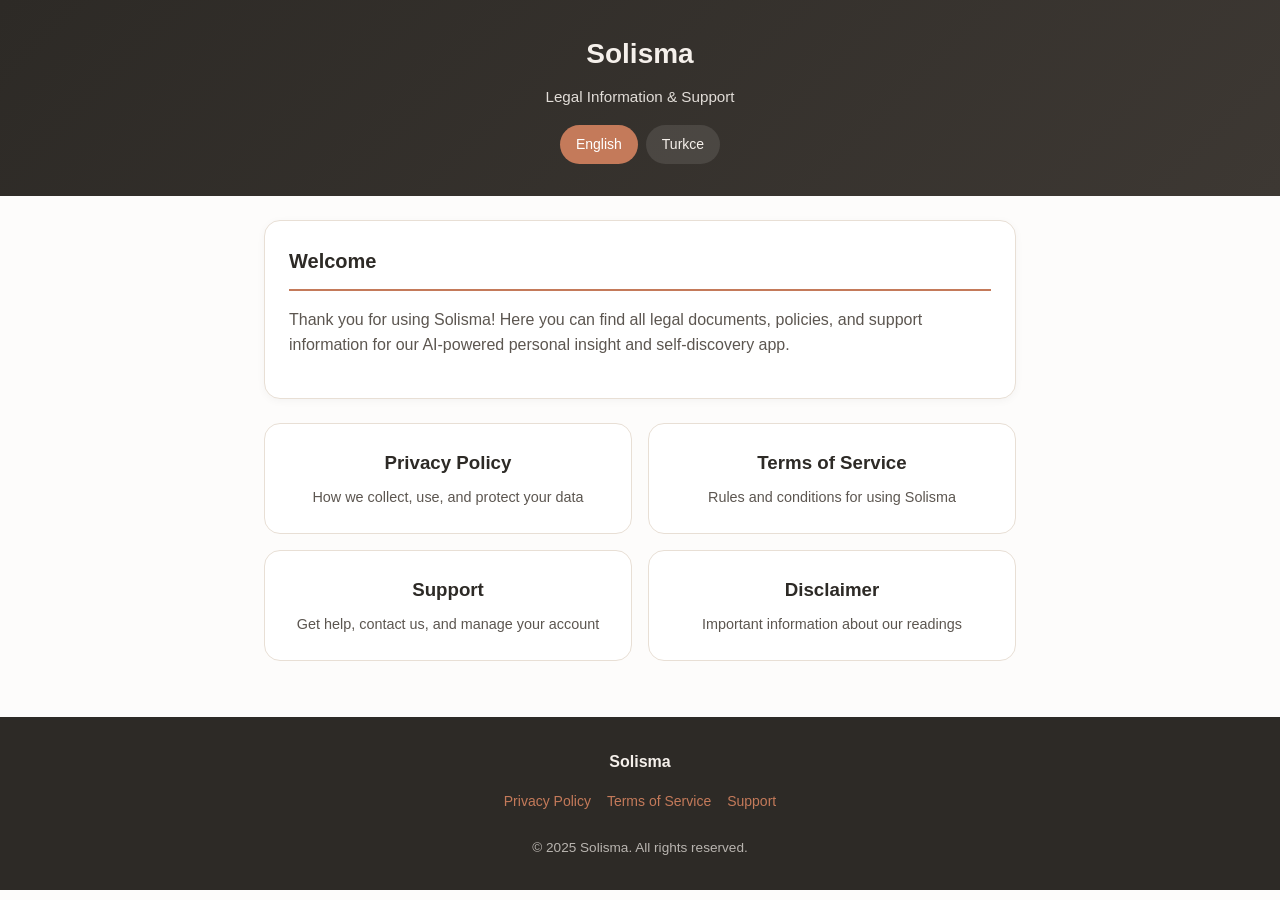
<file: index.html>
<!DOCTYPE html>
<html lang="en">
<head>
  <meta charset="UTF-8">
  <meta name="viewport" content="width=device-width, initial-scale=1.0">
  <title>Solisma - Legal Information</title>
  <link rel="stylesheet" href="css/style.css">
  <meta name="description" content="Legal documents, privacy policy, terms of service, and support information for Solisma app.">
</head>
<body>
  <header>
    <h1>Solisma</h1>
    <p class="subtitle">Legal Information & Support</p>
    <div class="lang-switcher">
      <a href="#" class="active" onclick="setLanguage('en')">English</a>
      <a href="#" onclick="setLanguage('tr')">Turkce</a>
    </div>
  </header>

  <main class="container">
    <!-- English Content -->
    <div id="content-en">
      <section>
        <h2>Welcome</h2>
        <p>Thank you for using Solisma! Here you can find all legal documents, policies, and support information for our AI-powered personal insight and self-discovery app.</p>
      </section>

      <div class="doc-grid">
        <a href="en/privacy-policy.html" class="doc-card">
          <h3>Privacy Policy</h3>
          <p>How we collect, use, and protect your data</p>
        </a>
        <a href="en/terms-of-service.html" class="doc-card">
          <h3>Terms of Service</h3>
          <p>Rules and conditions for using Solisma</p>
        </a>
        <a href="en/support.html" class="doc-card">
          <h3>Support</h3>
          <p>Get help, contact us, and manage your account</p>
        </a>
        <a href="en/disclaimer.html" class="doc-card">
          <h3>Disclaimer</h3>
          <p>Important information about our readings</p>
        </a>
      </div>
    </div>

    <!-- Turkish Content -->
    <div id="content-tr" style="display: none;">
      <section>
        <h2>Hos Geldiniz</h2>
        <p>Solisma'u kullandiginiz icin tesekkur ederiz! Burada yapay zeka destekli kisisel icgoru ve kendini kesif uygulamamizla ilgili tum yasal belgeler, politikalar ve destek bilgilerini bulabilirsiniz.</p>
      </section>

      <div class="doc-grid">
        <a href="tr/privacy-policy.html" class="doc-card">
          <h3>Gizlilik Politikasi</h3>
          <p>Verilerinizi nasil topluyor, kullaniyor ve koruyoruz</p>
        </a>
        <a href="tr/terms-of-service.html" class="doc-card">
          <h3>Kullanim Kosullari</h3>
          <p>Solisma kullanimina iliskin kurallar ve kosullar</p>
        </a>
        <a href="tr/support.html" class="doc-card">
          <h3>Destek</h3>
          <p>Yardim alin, bize ulasin ve hesabinizi yonetin</p>
        </a>
        <a href="tr/disclaimer.html" class="doc-card">
          <h3>Yasal Uyari</h3>
          <p>Okumalarimiz hakkinda onemli bilgiler</p>
        </a>
      </div>
    </div>
  </main>

  <footer>
    <p><strong>Solisma</strong></p>
    <div class="footer-links">
      <a href="en/privacy-policy.html">Privacy Policy</a>
      <a href="en/terms-of-service.html">Terms of Service</a>
      <a href="en/support.html">Support</a>
    </div>
    <p class="copyright">&copy; 2025 Solisma. All rights reserved.</p>
  </footer>

  <script>
    function setLanguage(lang) {
      const enContent = document.getElementById('content-en');
      const trContent = document.getElementById('content-tr');
      const links = document.querySelectorAll('.lang-switcher a');

      if (lang === 'en') {
        enContent.style.display = 'block';
        trContent.style.display = 'none';
        links[0].classList.add('active');
        links[1].classList.remove('active');
        document.documentElement.lang = 'en';
      } else {
        enContent.style.display = 'none';
        trContent.style.display = 'block';
        links[0].classList.remove('active');
        links[1].classList.add('active');
        document.documentElement.lang = 'tr';
      }

      // Save preference
      localStorage.setItem('solisma-lang', lang);
    }

    // Load saved preference
    document.addEventListener('DOMContentLoaded', function() {
      const savedLang = localStorage.getItem('solisma-lang');
      if (savedLang) {
        setLanguage(savedLang);
      }
    });
  </script>
</body>
</html>
</file>
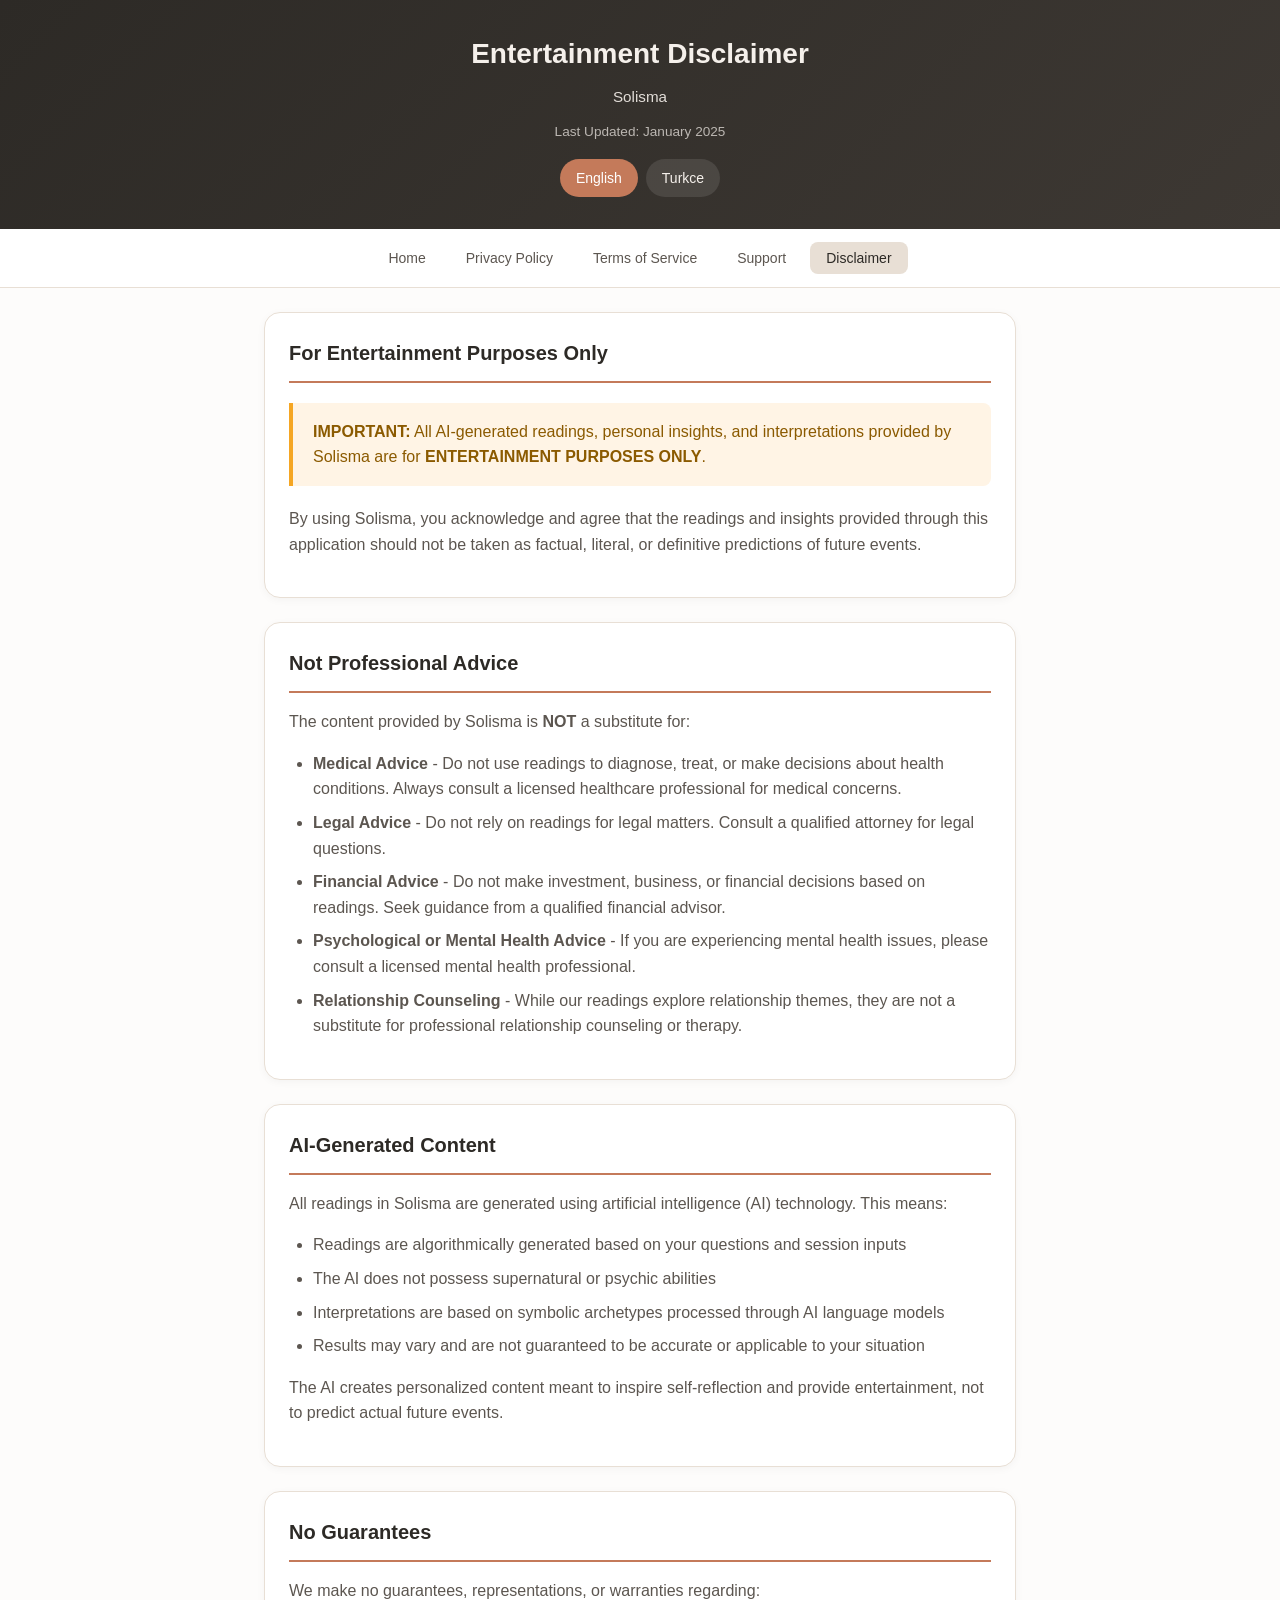
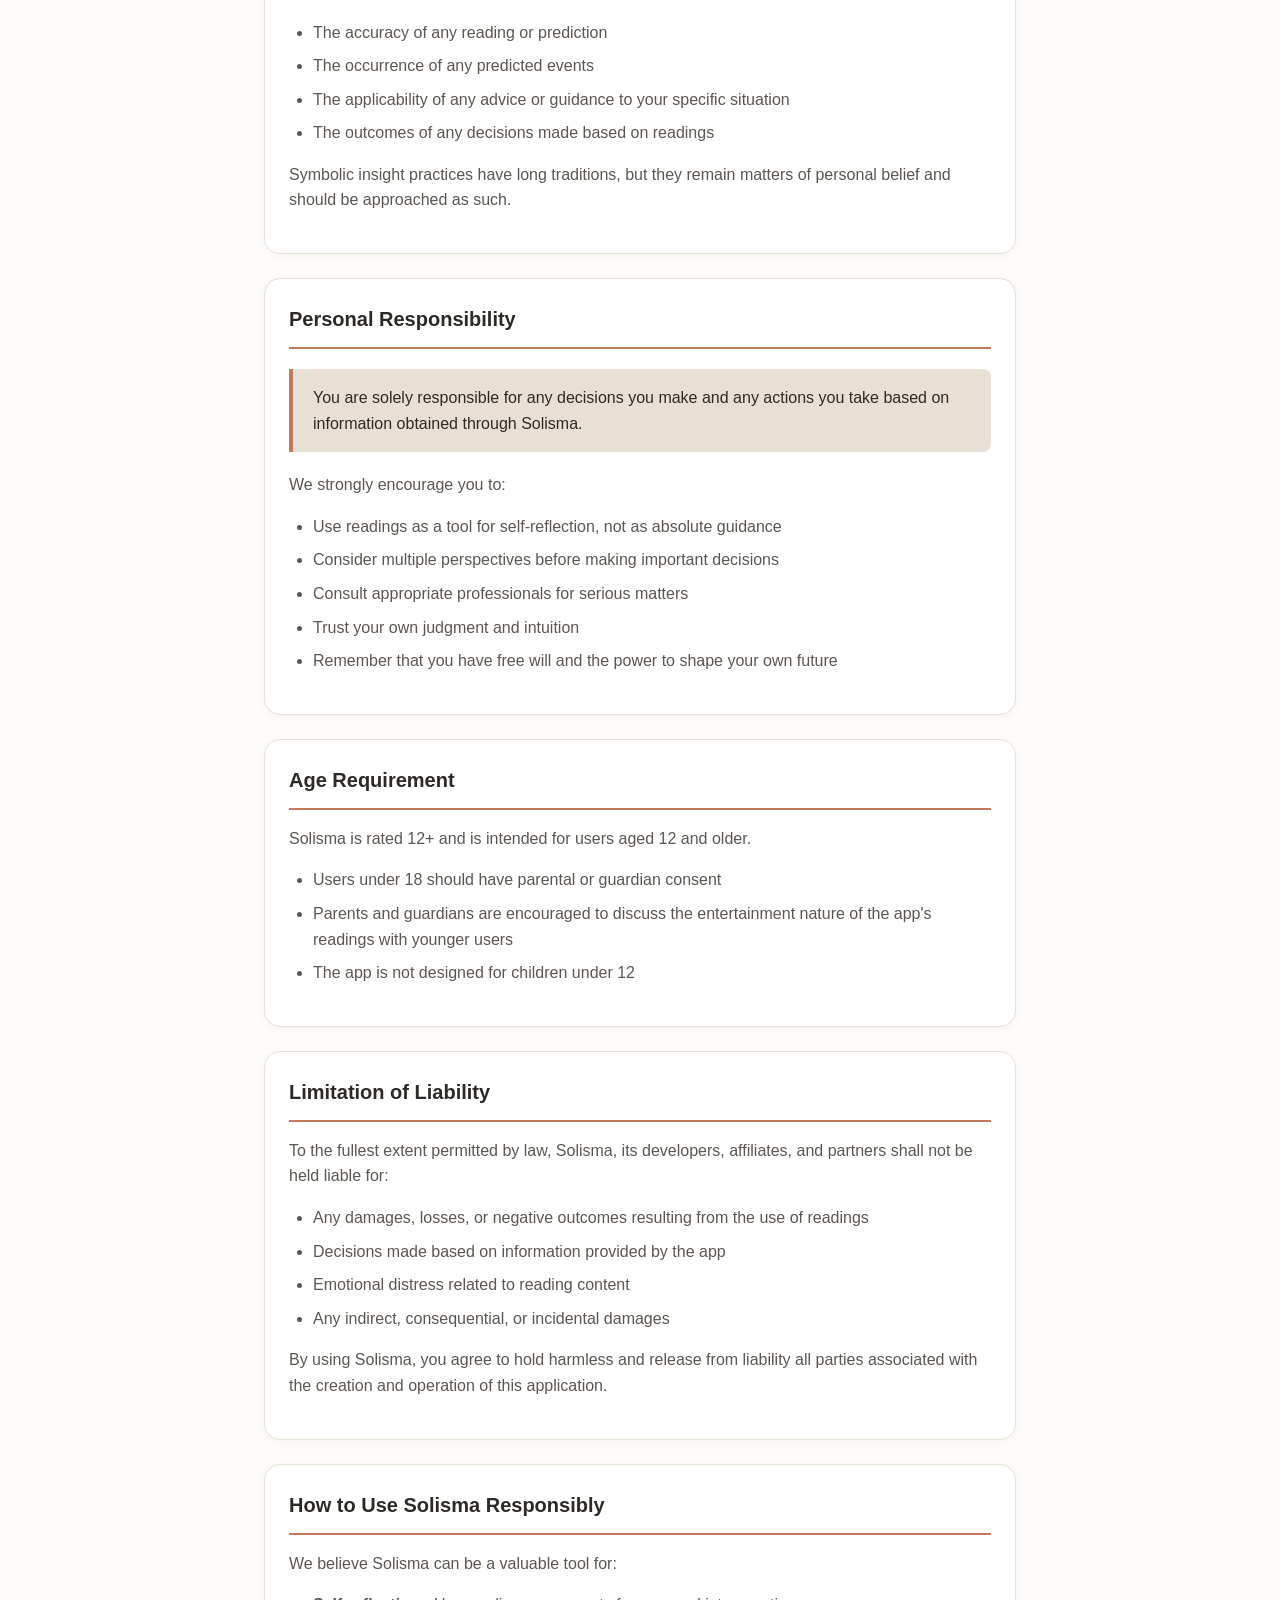
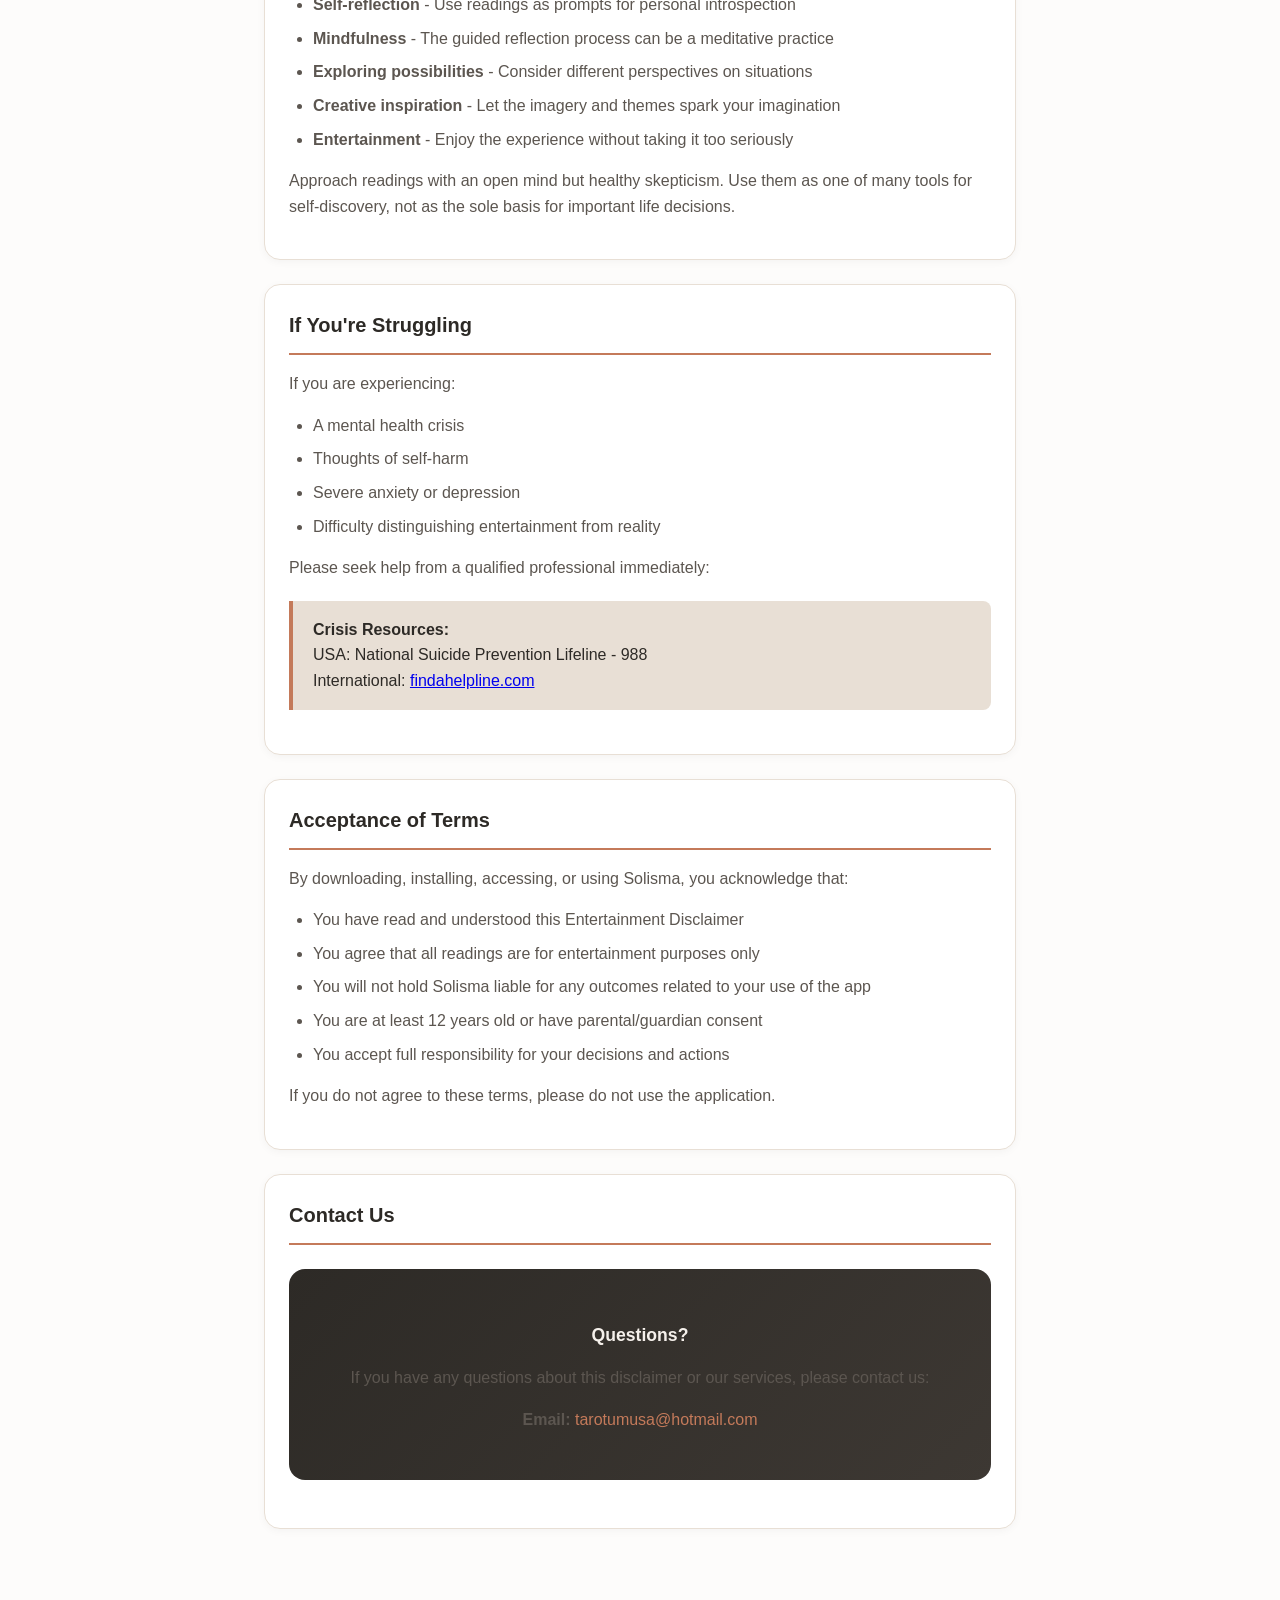
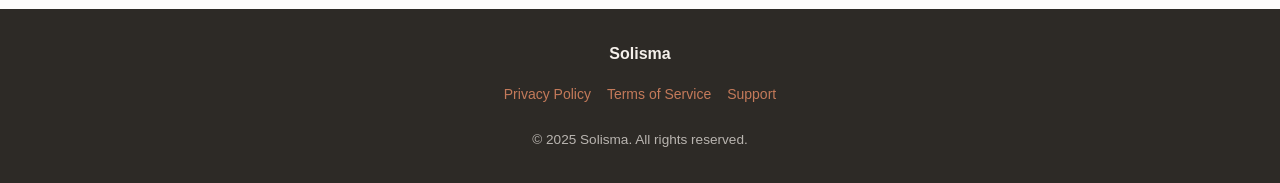
<file: en/disclaimer.html>
<!DOCTYPE html>
<html lang="en">
<head>
  <meta charset="UTF-8">
  <meta name="viewport" content="width=device-width, initial-scale=1.0">
  <title>Entertainment Disclaimer - Solisma</title>
  <link rel="stylesheet" href="../css/style.css">
  <meta name="description" content="Important disclaimer about Solisma personal insight readings and AI-generated guidance. For entertainment purposes only.">
</head>
<body>
  <header>
    <h1>Entertainment Disclaimer</h1>
    <p class="subtitle">Solisma</p>
    <p class="last-updated">Last Updated: January 2025</p>
    <div class="lang-switcher">
      <a href="#" class="active">English</a>
      <a href="../tr/disclaimer.html">Turkce</a>
    </div>
  </header>

  <nav>
    <ul>
      <li><a href="../index.html">Home</a></li>
      <li><a href="privacy-policy.html">Privacy Policy</a></li>
      <li><a href="terms-of-service.html">Terms of Service</a></li>
      <li><a href="support.html">Support</a></li>
      <li><a href="disclaimer.html" class="active">Disclaimer</a></li>
    </ul>
  </nav>

  <main class="container">
    <section>
      <h2>For Entertainment Purposes Only</h2>
      <div class="warning-box">
        <p><strong>IMPORTANT:</strong> All AI-generated readings, personal insights, and interpretations provided by Solisma are for <strong>ENTERTAINMENT PURPOSES ONLY</strong>.</p>
      </div>
      <p>By using Solisma, you acknowledge and agree that the readings and insights provided through this application should not be taken as factual, literal, or definitive predictions of future events.</p>
    </section>

    <section>
      <h2>Not Professional Advice</h2>
      <p>The content provided by Solisma is <strong>NOT</strong> a substitute for:</p>
      <ul>
        <li><strong>Medical Advice</strong> - Do not use readings to diagnose, treat, or make decisions about health conditions. Always consult a licensed healthcare professional for medical concerns.</li>
        <li><strong>Legal Advice</strong> - Do not rely on readings for legal matters. Consult a qualified attorney for legal questions.</li>
        <li><strong>Financial Advice</strong> - Do not make investment, business, or financial decisions based on readings. Seek guidance from a qualified financial advisor.</li>
        <li><strong>Psychological or Mental Health Advice</strong> - If you are experiencing mental health issues, please consult a licensed mental health professional.</li>
        <li><strong>Relationship Counseling</strong> - While our readings explore relationship themes, they are not a substitute for professional relationship counseling or therapy.</li>
      </ul>
    </section>

    <section>
      <h2>AI-Generated Content</h2>
      <p>All readings in Solisma are generated using artificial intelligence (AI) technology. This means:</p>
      <ul>
        <li>Readings are algorithmically generated based on your questions and session inputs</li>
        <li>The AI does not possess supernatural or psychic abilities</li>
        <li>Interpretations are based on symbolic archetypes processed through AI language models</li>
        <li>Results may vary and are not guaranteed to be accurate or applicable to your situation</li>
      </ul>
      <p>The AI creates personalized content meant to inspire self-reflection and provide entertainment, not to predict actual future events.</p>
    </section>

    <section>
      <h2>No Guarantees</h2>
      <p>We make no guarantees, representations, or warranties regarding:</p>
      <ul>
        <li>The accuracy of any reading or prediction</li>
        <li>The occurrence of any predicted events</li>
        <li>The applicability of any advice or guidance to your specific situation</li>
        <li>The outcomes of any decisions made based on readings</li>
      </ul>
      <p>Symbolic insight practices have long traditions, but they remain matters of personal belief and should be approached as such.</p>
    </section>

    <section>
      <h2>Personal Responsibility</h2>
      <div class="highlight-box">
        <p>You are solely responsible for any decisions you make and any actions you take based on information obtained through Solisma.</p>
      </div>
      <p>We strongly encourage you to:</p>
      <ul>
        <li>Use readings as a tool for self-reflection, not as absolute guidance</li>
        <li>Consider multiple perspectives before making important decisions</li>
        <li>Consult appropriate professionals for serious matters</li>
        <li>Trust your own judgment and intuition</li>
        <li>Remember that you have free will and the power to shape your own future</li>
      </ul>
    </section>

    <section>
      <h2>Age Requirement</h2>
      <p>Solisma is rated 12+ and is intended for users aged 12 and older.</p>
      <ul>
        <li>Users under 18 should have parental or guardian consent</li>
        <li>Parents and guardians are encouraged to discuss the entertainment nature of the app's readings with younger users</li>
        <li>The app is not designed for children under 12</li>
      </ul>
    </section>

    <section>
      <h2>Limitation of Liability</h2>
      <p>To the fullest extent permitted by law, Solisma, its developers, affiliates, and partners shall not be held liable for:</p>
      <ul>
        <li>Any damages, losses, or negative outcomes resulting from the use of readings</li>
        <li>Decisions made based on information provided by the app</li>
        <li>Emotional distress related to reading content</li>
        <li>Any indirect, consequential, or incidental damages</li>
      </ul>
      <p>By using Solisma, you agree to hold harmless and release from liability all parties associated with the creation and operation of this application.</p>
    </section>

    <section>
      <h2>How to Use Solisma Responsibly</h2>
      <p>We believe Solisma can be a valuable tool for:</p>
      <ul>
        <li><strong>Self-reflection</strong> - Use readings as prompts for personal introspection</li>
        <li><strong>Mindfulness</strong> - The guided reflection process can be a meditative practice</li>
        <li><strong>Exploring possibilities</strong> - Consider different perspectives on situations</li>
        <li><strong>Creative inspiration</strong> - Let the imagery and themes spark your imagination</li>
        <li><strong>Entertainment</strong> - Enjoy the experience without taking it too seriously</li>
      </ul>
      <p>Approach readings with an open mind but healthy skepticism. Use them as one of many tools for self-discovery, not as the sole basis for important life decisions.</p>
    </section>

    <section>
      <h2>If You're Struggling</h2>
      <p>If you are experiencing:</p>
      <ul>
        <li>A mental health crisis</li>
        <li>Thoughts of self-harm</li>
        <li>Severe anxiety or depression</li>
        <li>Difficulty distinguishing entertainment from reality</li>
      </ul>
      <p>Please seek help from a qualified professional immediately:</p>
      <div class="highlight-box">
        <p><strong>Crisis Resources:</strong></p>
        <p>USA: National Suicide Prevention Lifeline - 988</p>
        <p>International: <a href="https://findahelpline.com" target="_blank">findahelpline.com</a></p>
      </div>
    </section>

    <section>
      <h2>Acceptance of Terms</h2>
      <p>By downloading, installing, accessing, or using Solisma, you acknowledge that:</p>
      <ul>
        <li>You have read and understood this Entertainment Disclaimer</li>
        <li>You agree that all readings are for entertainment purposes only</li>
        <li>You will not hold Solisma liable for any outcomes related to your use of the app</li>
        <li>You are at least 12 years old or have parental/guardian consent</li>
        <li>You accept full responsibility for your decisions and actions</li>
      </ul>
      <p>If you do not agree to these terms, please do not use the application.</p>
    </section>

    <section>
      <h2>Contact Us</h2>
      <div class="contact-card">
        <h3>Questions?</h3>
        <p>If you have any questions about this disclaimer or our services, please contact us:</p>
        <p><strong>Email:</strong> <a href="mailto:tarotumusa@hotmail.com">tarotumusa@hotmail.com</a></p>
      </div>
    </section>
  </main>

  <footer>
    <p><strong>Solisma</strong></p>
    <div class="footer-links">
      <a href="privacy-policy.html">Privacy Policy</a>
      <a href="terms-of-service.html">Terms of Service</a>
      <a href="support.html">Support</a>
    </div>
    <p class="copyright">&copy; 2025 Solisma. All rights reserved.</p>
  </footer>
</body>
</html>
</file>
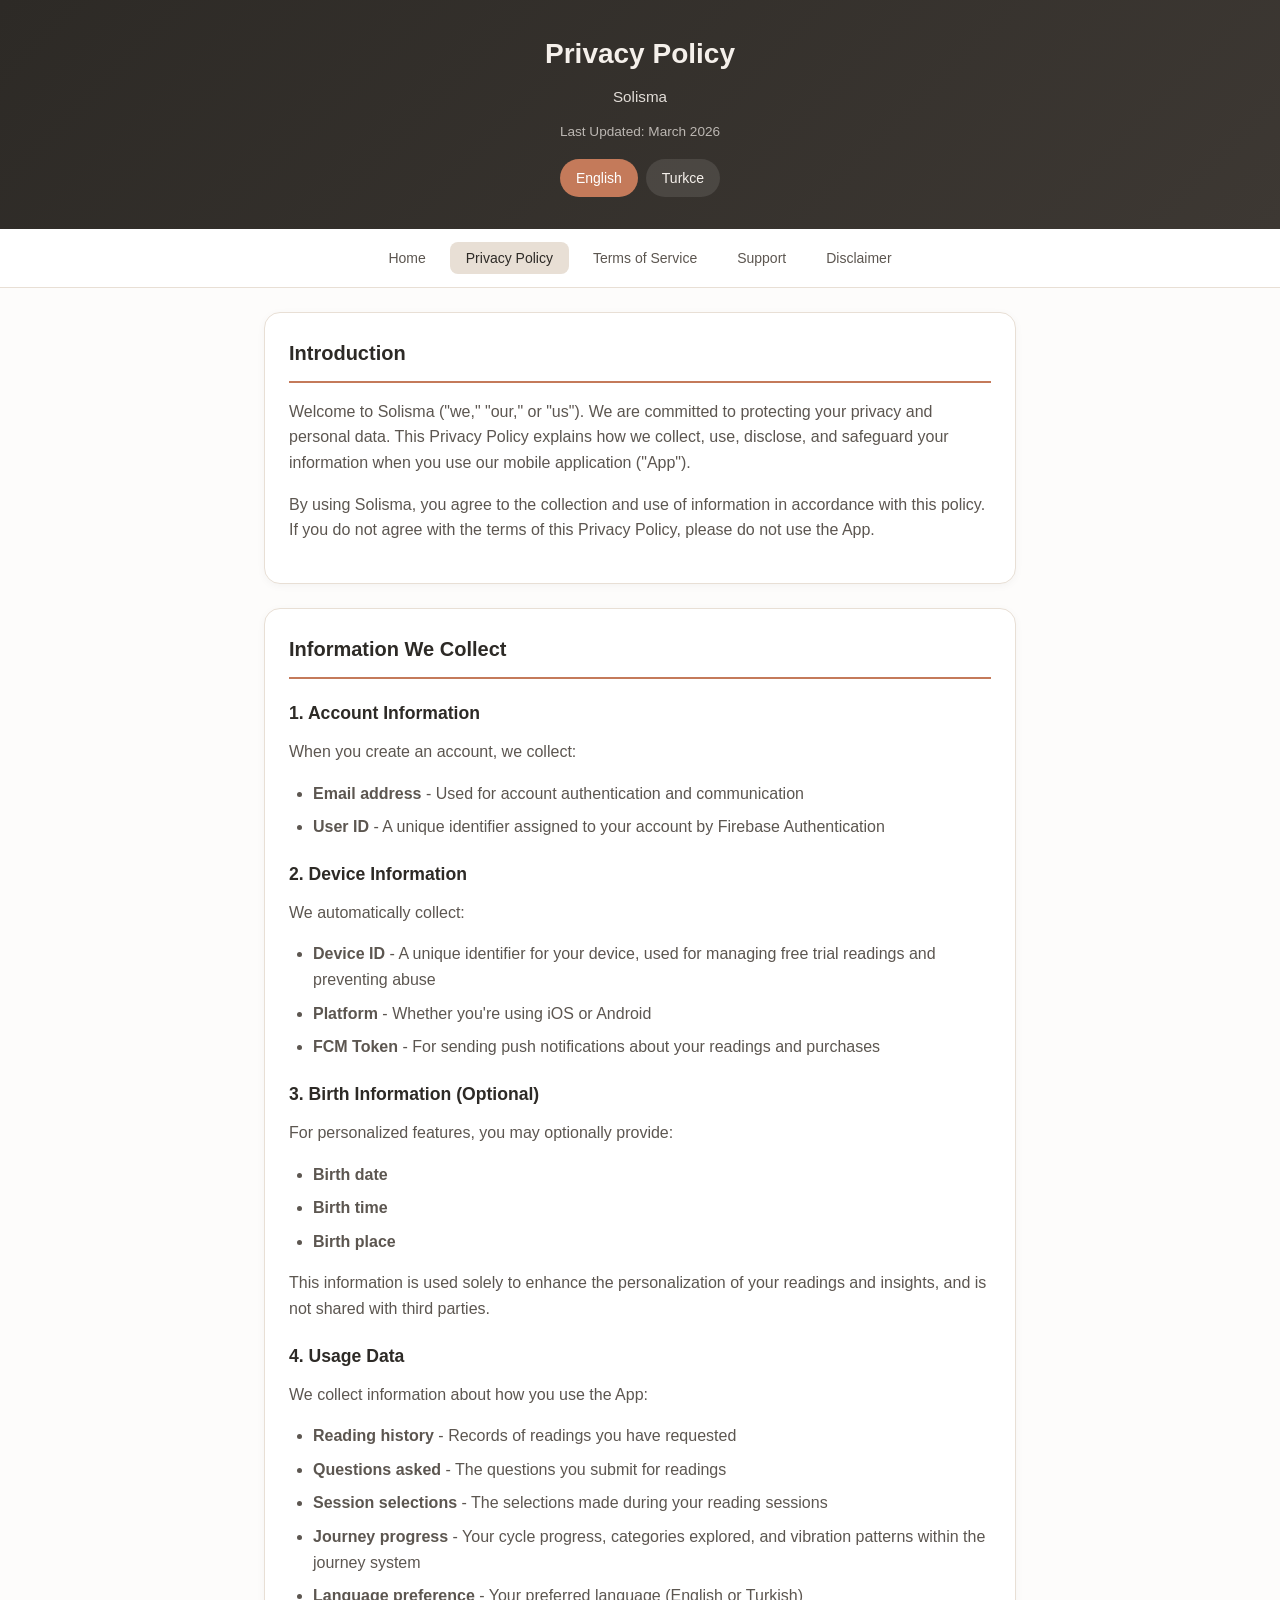
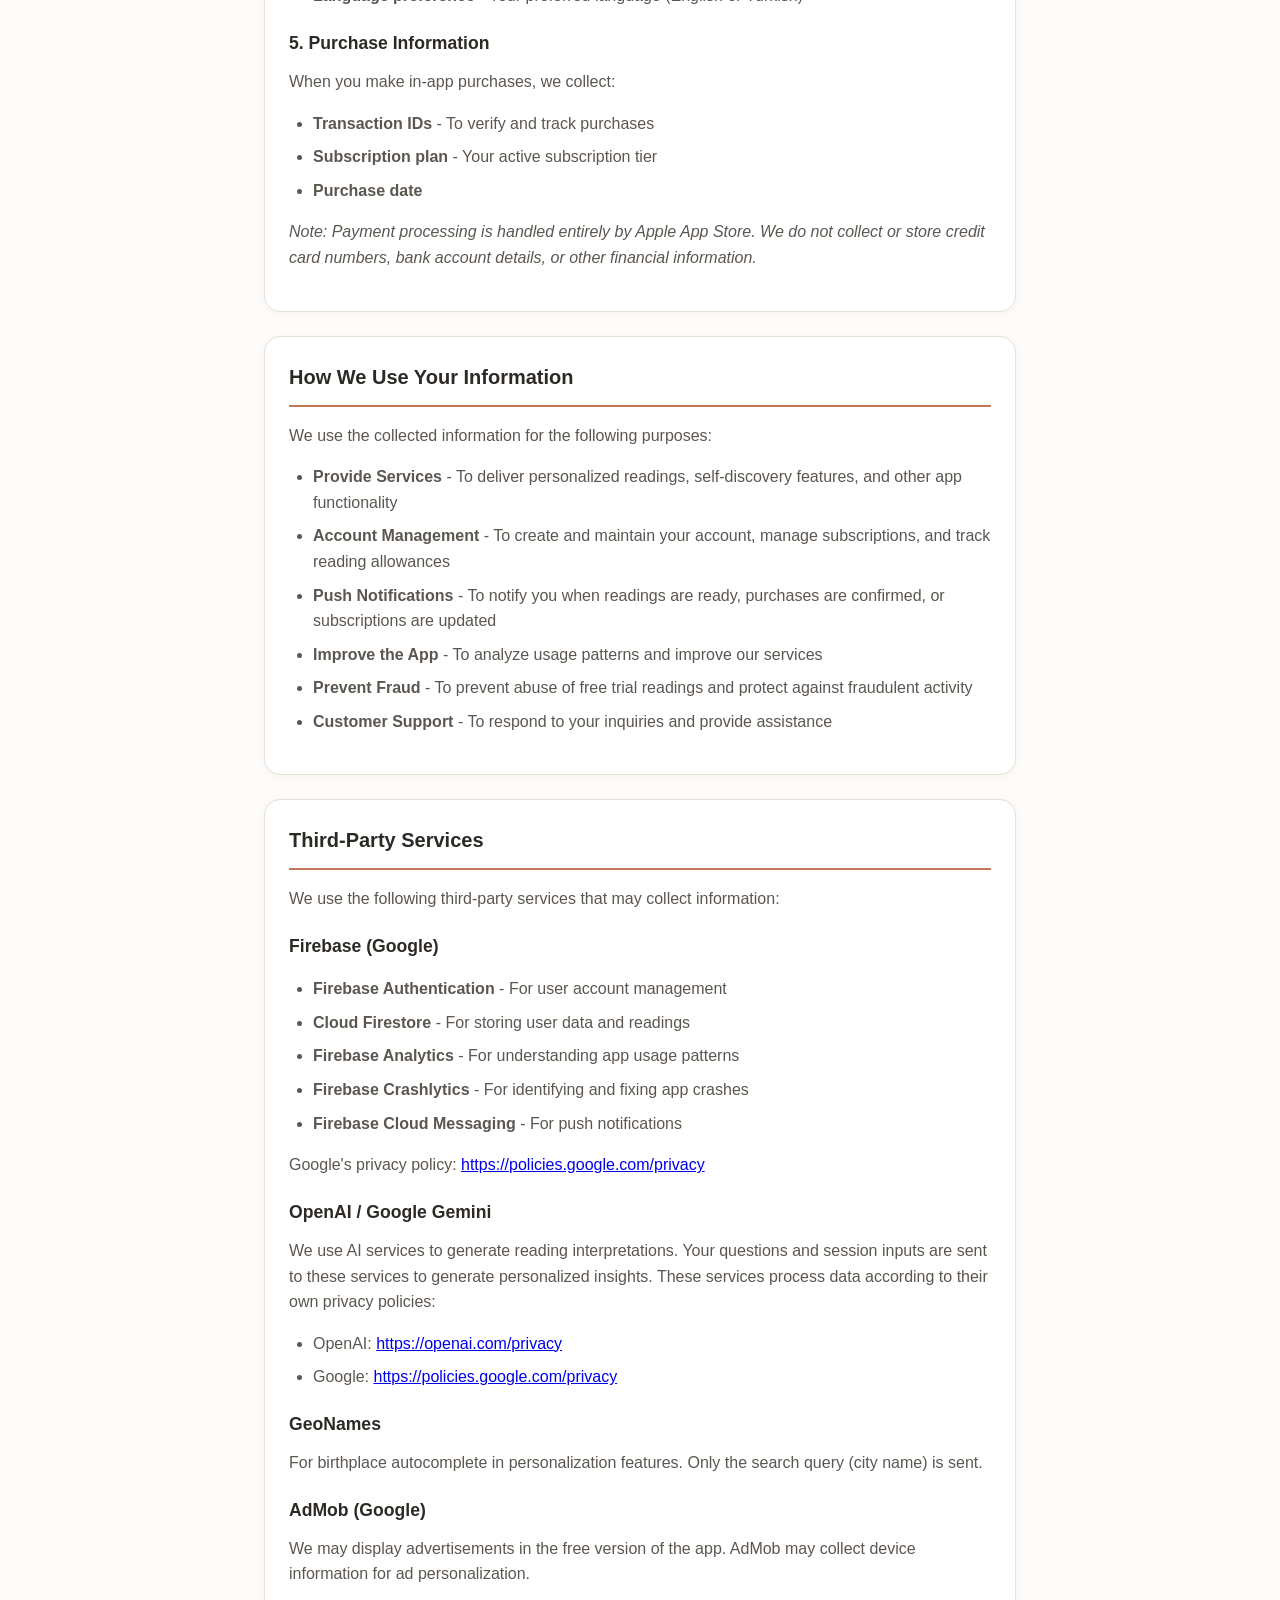
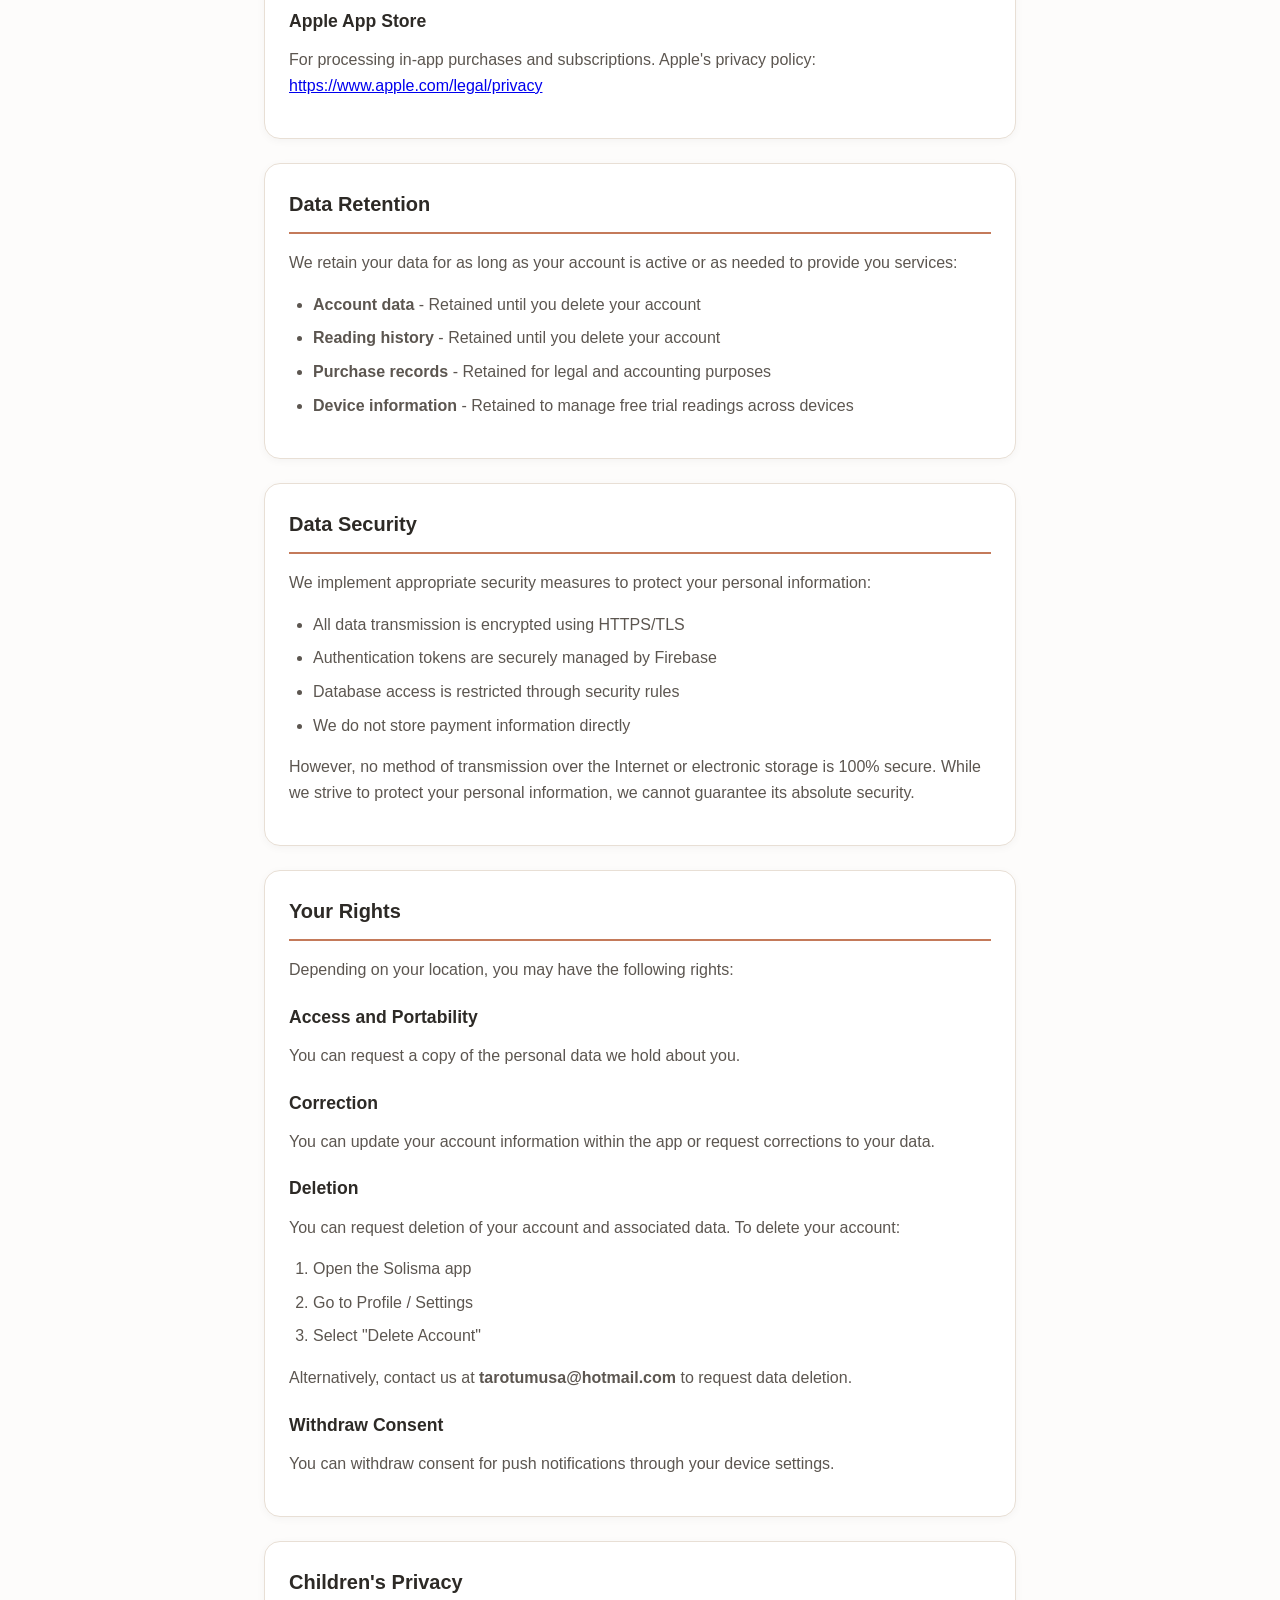
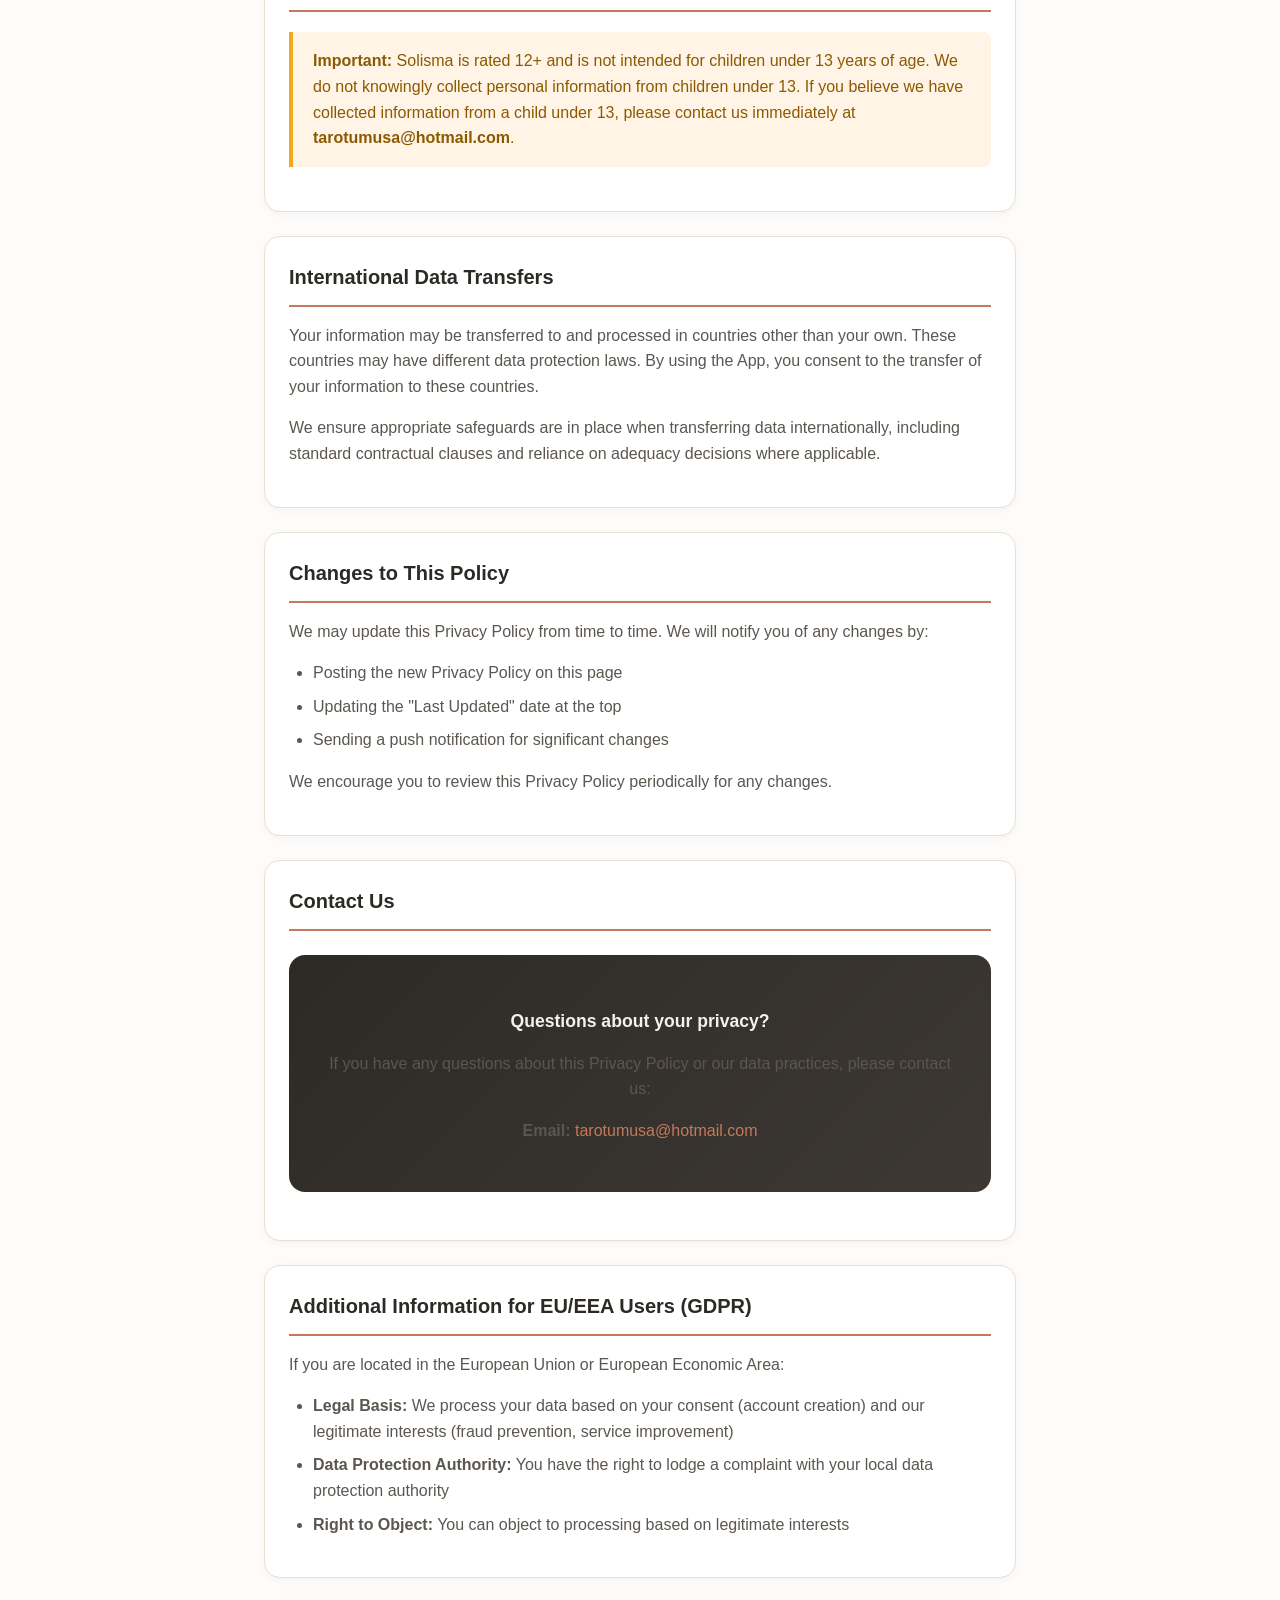
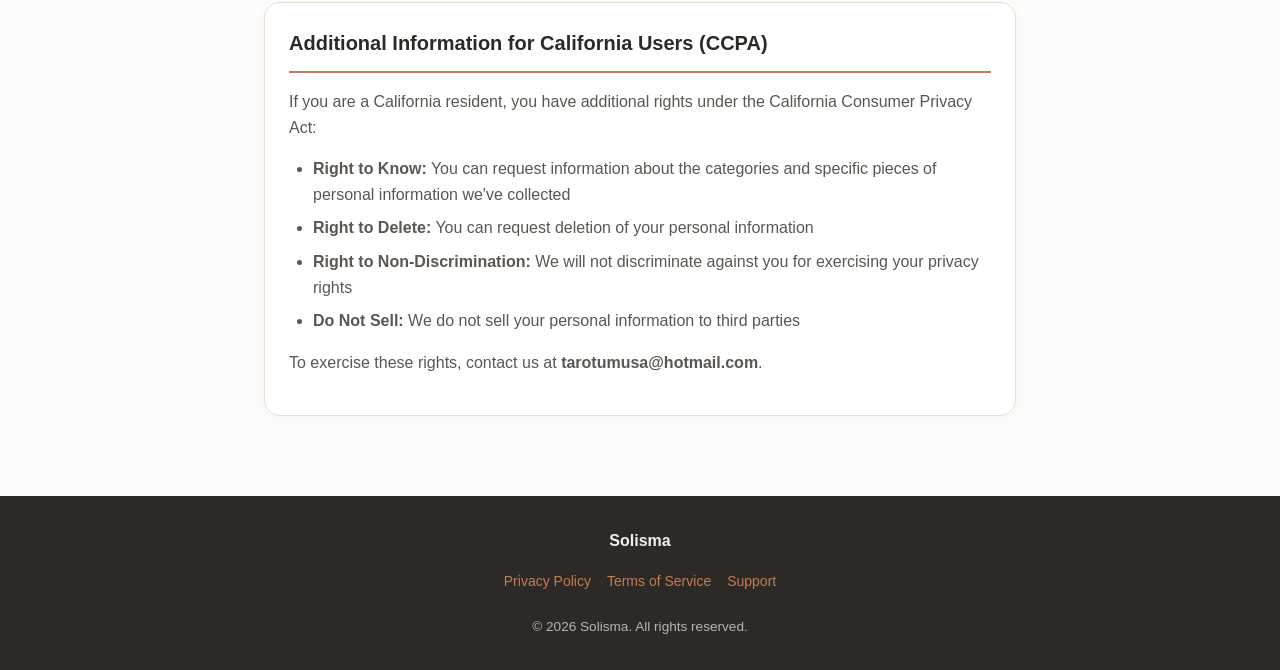
<file: en/privacy-policy.html>
<!DOCTYPE html>
<html lang="en">
<head>
  <meta charset="UTF-8">
  <meta name="viewport" content="width=device-width, initial-scale=1.0">
  <title>Privacy Policy - Solisma</title>
  <link rel="stylesheet" href="../css/style.css">
  <meta name="description" content="Privacy Policy for Solisma - Learn how we collect, use, and protect your personal data.">
</head>
<body>
  <header>
    <h1>Privacy Policy</h1>
    <p class="subtitle">Solisma</p>
    <p class="last-updated">Last Updated: March 2026</p>
    <div class="lang-switcher">
      <a href="#" class="active">English</a>
      <a href="../tr/privacy-policy.html">Turkce</a>
    </div>
  </header>

  <nav>
    <ul>
      <li><a href="../index.html">Home</a></li>
      <li><a href="privacy-policy.html" class="active">Privacy Policy</a></li>
      <li><a href="terms-of-service.html">Terms of Service</a></li>
      <li><a href="support.html">Support</a></li>
      <li><a href="disclaimer.html">Disclaimer</a></li>
    </ul>
  </nav>

  <main class="container">
    <section>
      <h2>Introduction</h2>
      <p>Welcome to Solisma ("we," "our," or "us"). We are committed to protecting your privacy and personal data. This Privacy Policy explains how we collect, use, disclose, and safeguard your information when you use our mobile application ("App").</p>
      <p>By using Solisma, you agree to the collection and use of information in accordance with this policy. If you do not agree with the terms of this Privacy Policy, please do not use the App.</p>
    </section>

    <section>
      <h2>Information We Collect</h2>

      <h3>1. Account Information</h3>
      <p>When you create an account, we collect:</p>
      <ul>
        <li><strong>Email address</strong> - Used for account authentication and communication</li>
        <li><strong>User ID</strong> - A unique identifier assigned to your account by Firebase Authentication</li>
      </ul>

      <h3>2. Device Information</h3>
      <p>We automatically collect:</p>
      <ul>
        <li><strong>Device ID</strong> - A unique identifier for your device, used for managing free trial readings and preventing abuse</li>
        <li><strong>Platform</strong> - Whether you're using iOS or Android</li>
        <li><strong>FCM Token</strong> - For sending push notifications about your readings and purchases</li>
      </ul>

      <h3>3. Birth Information (Optional)</h3>
      <p>For personalized features, you may optionally provide:</p>
      <ul>
        <li><strong>Birth date</strong></li>
        <li><strong>Birth time</strong></li>
        <li><strong>Birth place</strong></li>
      </ul>
      <p>This information is used solely to enhance the personalization of your readings and insights, and is not shared with third parties.</p>

      <h3>4. Usage Data</h3>
      <p>We collect information about how you use the App:</p>
      <ul>
        <li><strong>Reading history</strong> - Records of readings you have requested</li>
        <li><strong>Questions asked</strong> - The questions you submit for readings</li>
        <li><strong>Session selections</strong> - The selections made during your reading sessions</li>
        <li><strong>Journey progress</strong> - Your cycle progress, categories explored, and vibration patterns within the journey system</li>
        <li><strong>Language preference</strong> - Your preferred language (English or Turkish)</li>
      </ul>

      <h3>5. Purchase Information</h3>
      <p>When you make in-app purchases, we collect:</p>
      <ul>
        <li><strong>Transaction IDs</strong> - To verify and track purchases</li>
        <li><strong>Subscription plan</strong> - Your active subscription tier</li>
        <li><strong>Purchase date</strong></li>
      </ul>
      <p><em>Note: Payment processing is handled entirely by Apple App Store. We do not collect or store credit card numbers, bank account details, or other financial information.</em></p>
    </section>

    <section>
      <h2>How We Use Your Information</h2>
      <p>We use the collected information for the following purposes:</p>
      <ul>
        <li><strong>Provide Services</strong> - To deliver personalized readings, self-discovery features, and other app functionality</li>
        <li><strong>Account Management</strong> - To create and maintain your account, manage subscriptions, and track reading allowances</li>
        <li><strong>Push Notifications</strong> - To notify you when readings are ready, purchases are confirmed, or subscriptions are updated</li>
        <li><strong>Improve the App</strong> - To analyze usage patterns and improve our services</li>
        <li><strong>Prevent Fraud</strong> - To prevent abuse of free trial readings and protect against fraudulent activity</li>
        <li><strong>Customer Support</strong> - To respond to your inquiries and provide assistance</li>
      </ul>
    </section>

    <section>
      <h2>Third-Party Services</h2>
      <p>We use the following third-party services that may collect information:</p>

      <h3>Firebase (Google)</h3>
      <ul>
        <li><strong>Firebase Authentication</strong> - For user account management</li>
        <li><strong>Cloud Firestore</strong> - For storing user data and readings</li>
        <li><strong>Firebase Analytics</strong> - For understanding app usage patterns</li>
        <li><strong>Firebase Crashlytics</strong> - For identifying and fixing app crashes</li>
        <li><strong>Firebase Cloud Messaging</strong> - For push notifications</li>
      </ul>
      <p>Google's privacy policy: <a href="https://policies.google.com/privacy" target="_blank">https://policies.google.com/privacy</a></p>

      <h3>OpenAI / Google Gemini</h3>
      <p>We use AI services to generate reading interpretations. Your questions and session inputs are sent to these services to generate personalized insights. These services process data according to their own privacy policies:</p>
      <ul>
        <li>OpenAI: <a href="https://openai.com/privacy" target="_blank">https://openai.com/privacy</a></li>
        <li>Google: <a href="https://policies.google.com/privacy" target="_blank">https://policies.google.com/privacy</a></li>
      </ul>

      <h3>GeoNames</h3>
      <p>For birthplace autocomplete in personalization features. Only the search query (city name) is sent.</p>

      <h3>AdMob (Google)</h3>
      <p>We may display advertisements in the free version of the app. AdMob may collect device information for ad personalization.</p>

      <h3>Apple App Store</h3>
      <p>For processing in-app purchases and subscriptions. Apple's privacy policy: <a href="https://www.apple.com/legal/privacy" target="_blank">https://www.apple.com/legal/privacy</a></p>
    </section>

    <section>
      <h2>Data Retention</h2>
      <p>We retain your data for as long as your account is active or as needed to provide you services:</p>
      <ul>
        <li><strong>Account data</strong> - Retained until you delete your account</li>
        <li><strong>Reading history</strong> - Retained until you delete your account</li>
        <li><strong>Purchase records</strong> - Retained for legal and accounting purposes</li>
        <li><strong>Device information</strong> - Retained to manage free trial readings across devices</li>
      </ul>
    </section>

    <section>
      <h2>Data Security</h2>
      <p>We implement appropriate security measures to protect your personal information:</p>
      <ul>
        <li>All data transmission is encrypted using HTTPS/TLS</li>
        <li>Authentication tokens are securely managed by Firebase</li>
        <li>Database access is restricted through security rules</li>
        <li>We do not store payment information directly</li>
      </ul>
      <p>However, no method of transmission over the Internet or electronic storage is 100% secure. While we strive to protect your personal information, we cannot guarantee its absolute security.</p>
    </section>

    <section>
      <h2>Your Rights</h2>
      <p>Depending on your location, you may have the following rights:</p>

      <h3>Access and Portability</h3>
      <p>You can request a copy of the personal data we hold about you.</p>

      <h3>Correction</h3>
      <p>You can update your account information within the app or request corrections to your data.</p>

      <h3>Deletion</h3>
      <p>You can request deletion of your account and associated data. To delete your account:</p>
      <ol>
        <li>Open the Solisma app</li>
        <li>Go to Profile / Settings</li>
        <li>Select "Delete Account"</li>
      </ol>
      <p>Alternatively, contact us at <strong>tarotumusa@hotmail.com</strong> to request data deletion.</p>

      <h3>Withdraw Consent</h3>
      <p>You can withdraw consent for push notifications through your device settings.</p>
    </section>

    <section>
      <h2>Children's Privacy</h2>
      <div class="warning-box">
        <p><strong>Important:</strong> Solisma is rated 12+ and is not intended for children under 13 years of age. We do not knowingly collect personal information from children under 13. If you believe we have collected information from a child under 13, please contact us immediately at <strong>tarotumusa@hotmail.com</strong>.</p>
      </div>
    </section>

    <section>
      <h2>International Data Transfers</h2>
      <p>Your information may be transferred to and processed in countries other than your own. These countries may have different data protection laws. By using the App, you consent to the transfer of your information to these countries.</p>
      <p>We ensure appropriate safeguards are in place when transferring data internationally, including standard contractual clauses and reliance on adequacy decisions where applicable.</p>
    </section>

    <section>
      <h2>Changes to This Policy</h2>
      <p>We may update this Privacy Policy from time to time. We will notify you of any changes by:</p>
      <ul>
        <li>Posting the new Privacy Policy on this page</li>
        <li>Updating the "Last Updated" date at the top</li>
        <li>Sending a push notification for significant changes</li>
      </ul>
      <p>We encourage you to review this Privacy Policy periodically for any changes.</p>
    </section>

    <section>
      <h2>Contact Us</h2>
      <div class="contact-card">
        <h3>Questions about your privacy?</h3>
        <p>If you have any questions about this Privacy Policy or our data practices, please contact us:</p>
        <p><strong>Email:</strong> <a href="mailto:tarotumusa@hotmail.com">tarotumusa@hotmail.com</a></p>
      </div>
    </section>

    <section>
      <h2>Additional Information for EU/EEA Users (GDPR)</h2>
      <p>If you are located in the European Union or European Economic Area:</p>
      <ul>
        <li><strong>Legal Basis:</strong> We process your data based on your consent (account creation) and our legitimate interests (fraud prevention, service improvement)</li>
        <li><strong>Data Protection Authority:</strong> You have the right to lodge a complaint with your local data protection authority</li>
        <li><strong>Right to Object:</strong> You can object to processing based on legitimate interests</li>
      </ul>
    </section>

    <section>
      <h2>Additional Information for California Users (CCPA)</h2>
      <p>If you are a California resident, you have additional rights under the California Consumer Privacy Act:</p>
      <ul>
        <li><strong>Right to Know:</strong> You can request information about the categories and specific pieces of personal information we've collected</li>
        <li><strong>Right to Delete:</strong> You can request deletion of your personal information</li>
        <li><strong>Right to Non-Discrimination:</strong> We will not discriminate against you for exercising your privacy rights</li>
        <li><strong>Do Not Sell:</strong> We do not sell your personal information to third parties</li>
      </ul>
      <p>To exercise these rights, contact us at <strong>tarotumusa@hotmail.com</strong>.</p>
    </section>
  </main>

  <footer>
    <p><strong>Solisma</strong></p>
    <div class="footer-links">
      <a href="privacy-policy.html">Privacy Policy</a>
      <a href="terms-of-service.html">Terms of Service</a>
      <a href="support.html">Support</a>
    </div>
    <p class="copyright">&copy; 2026 Solisma. All rights reserved.</p>
  </footer>
</body>
</html>
</file>
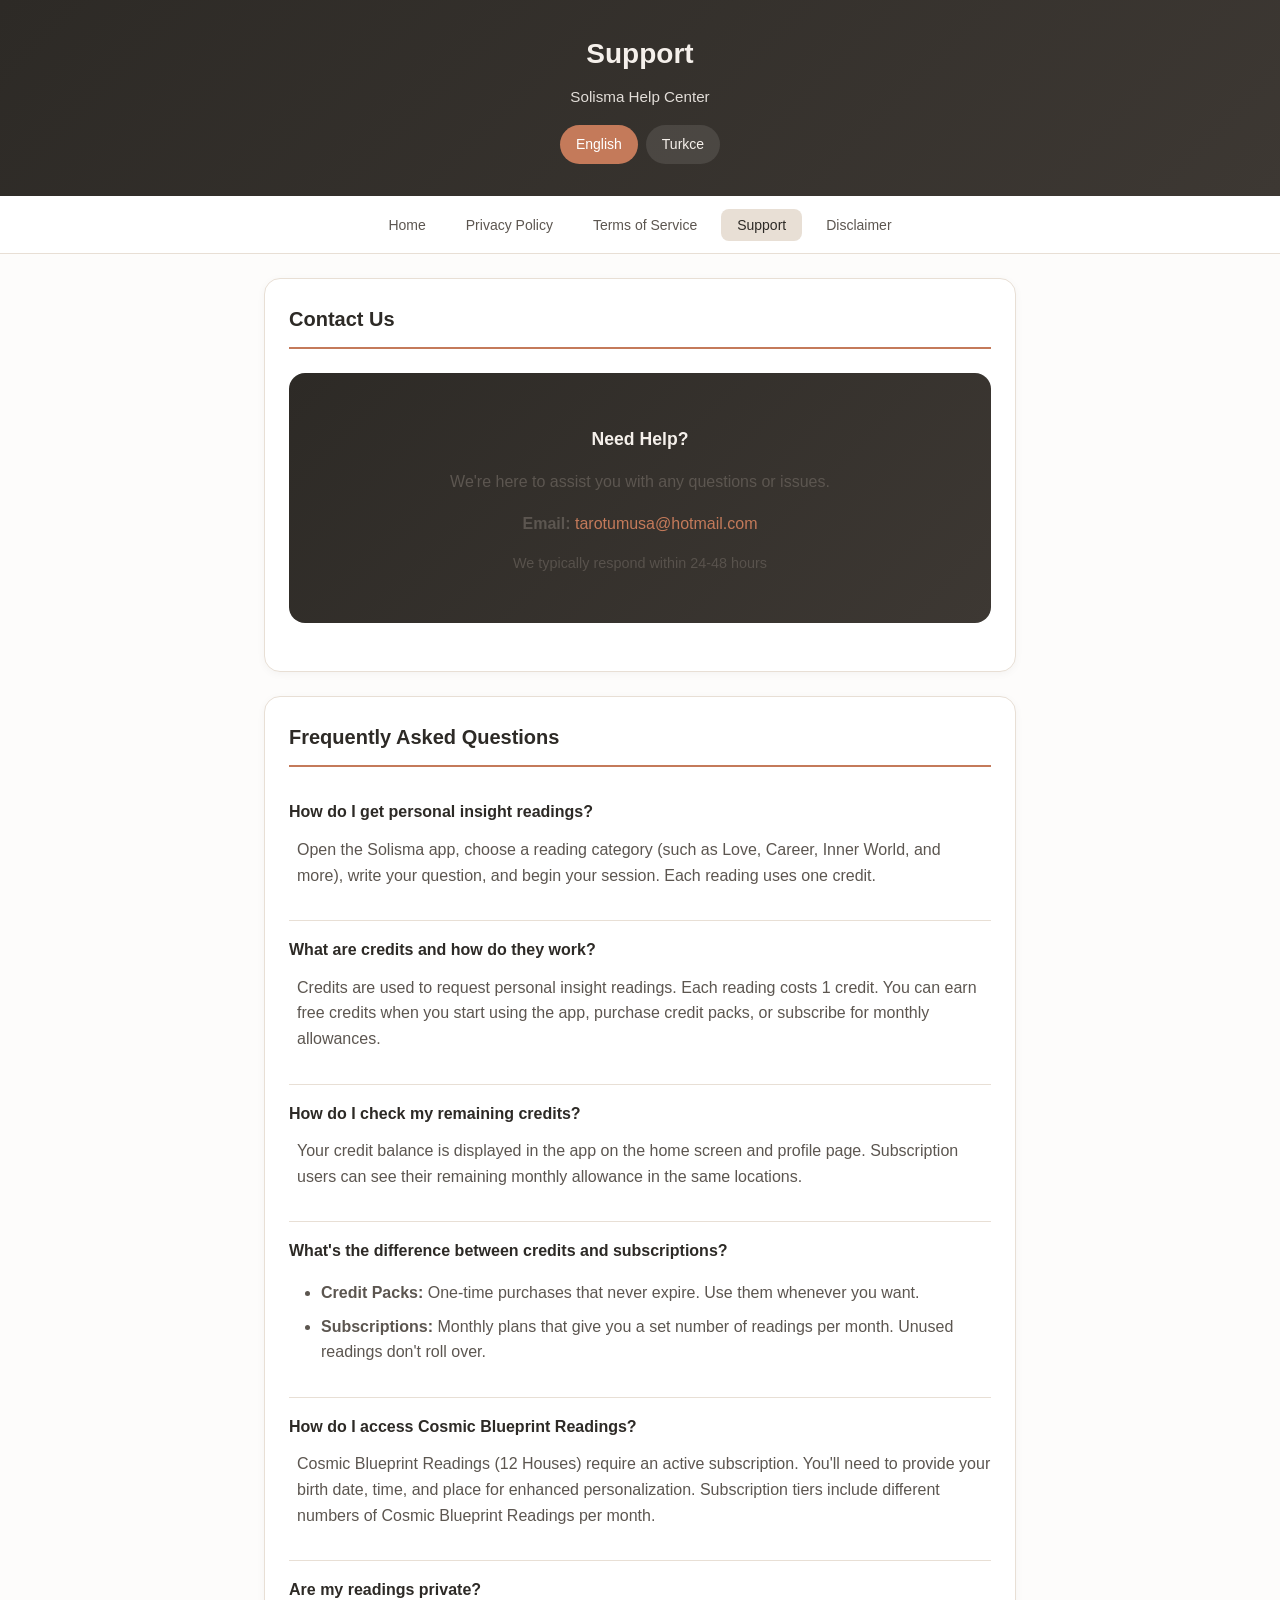
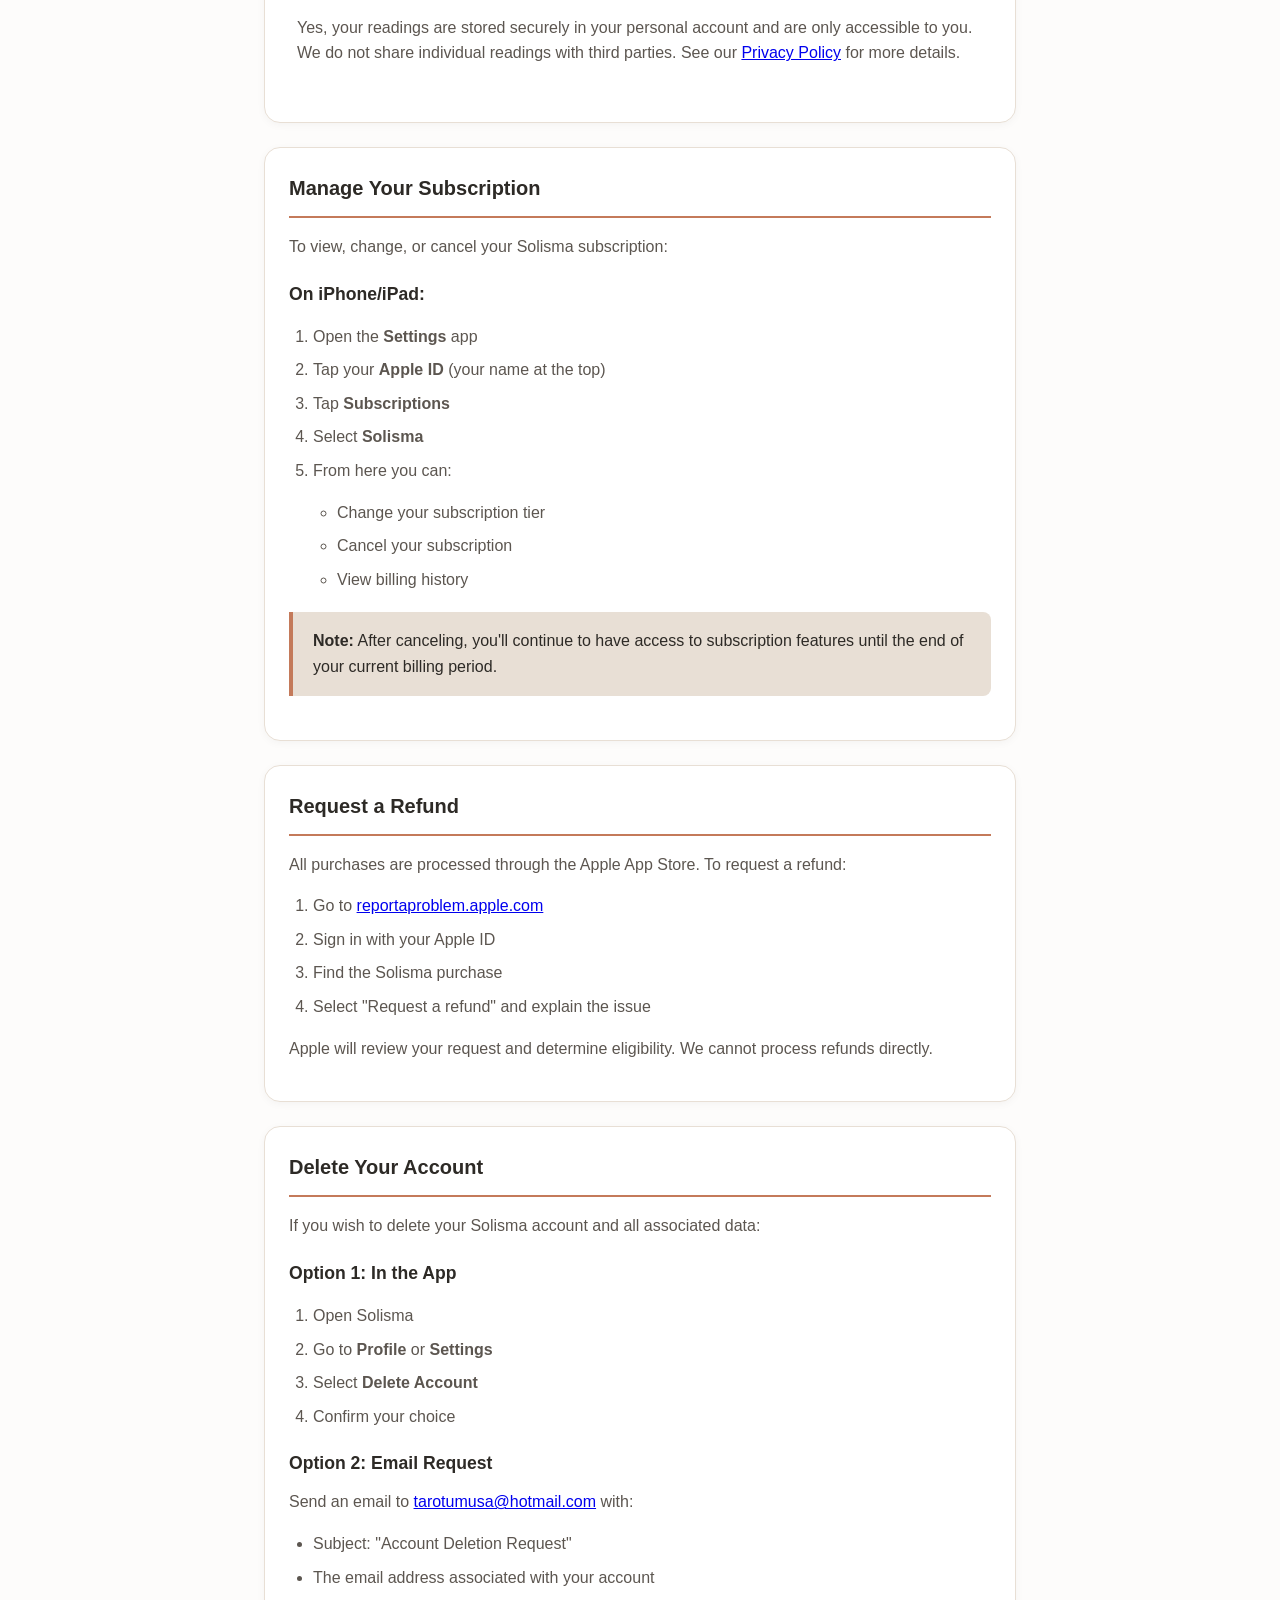
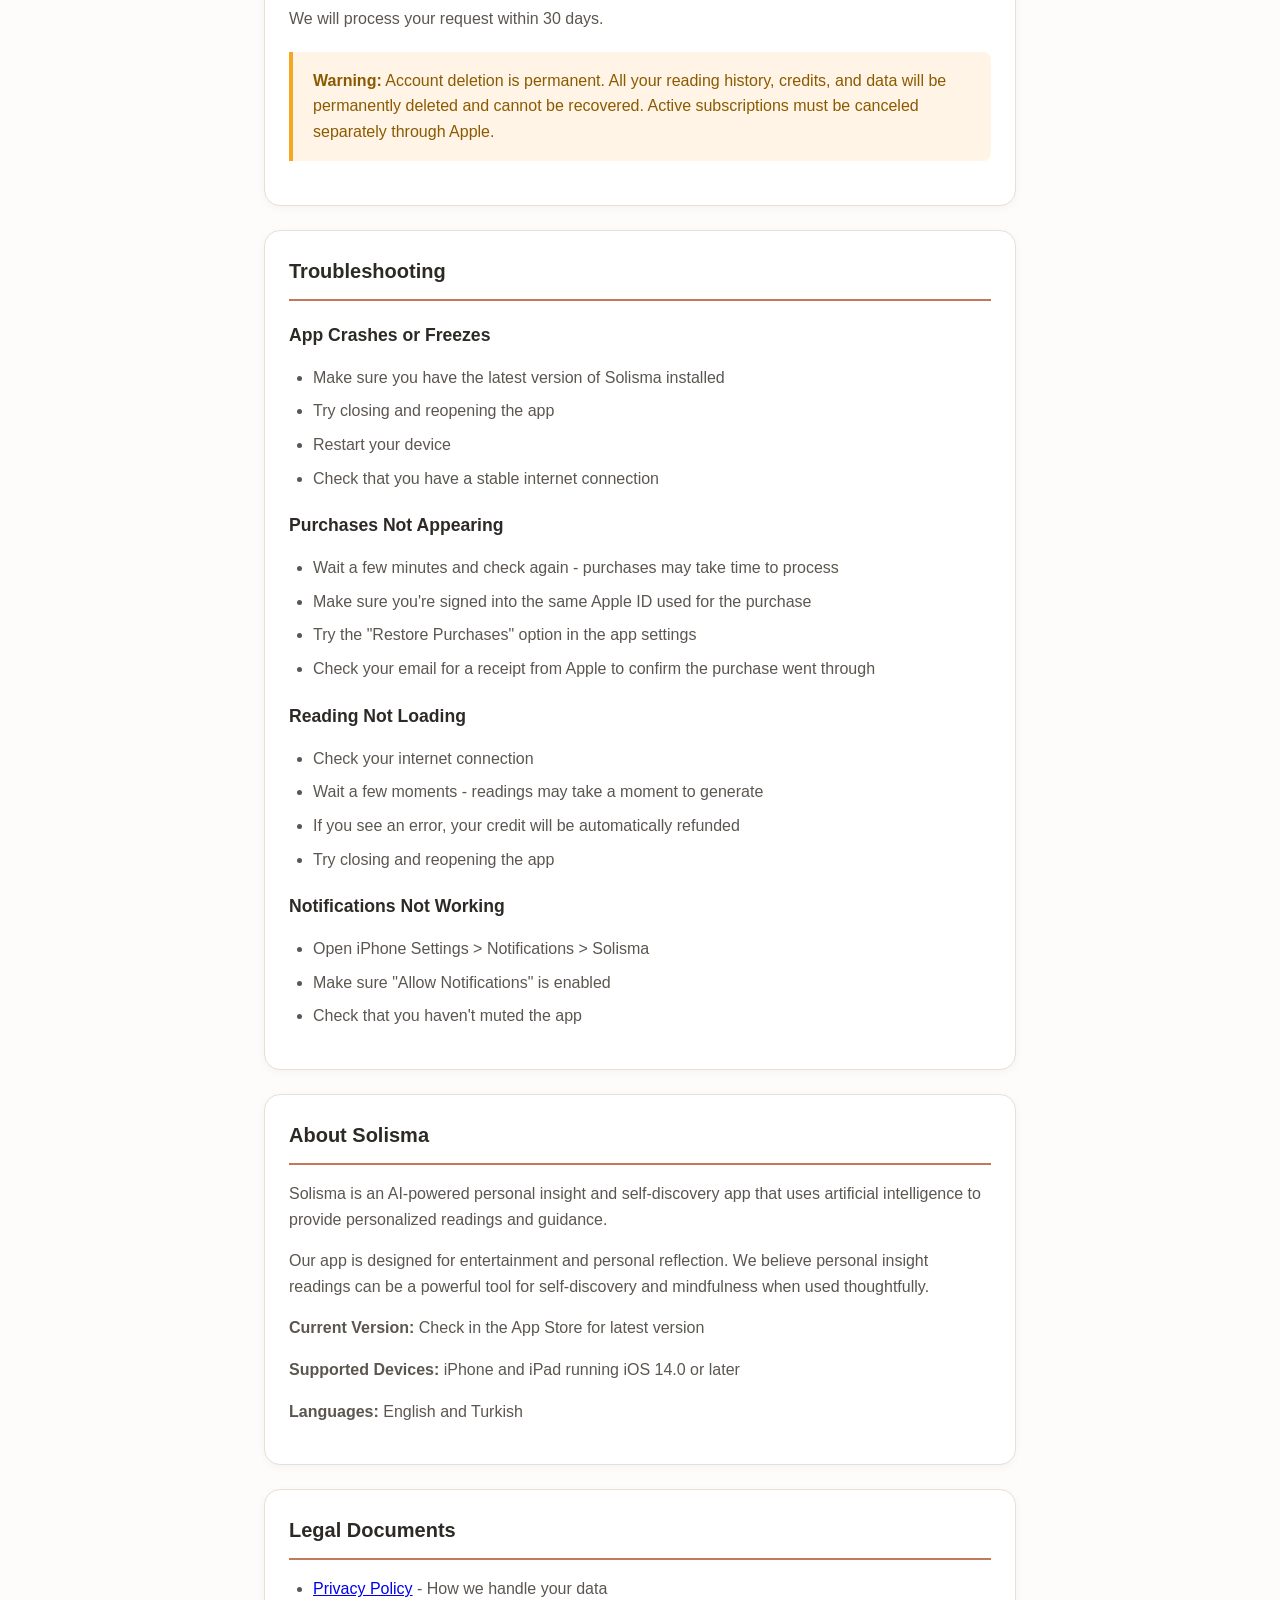
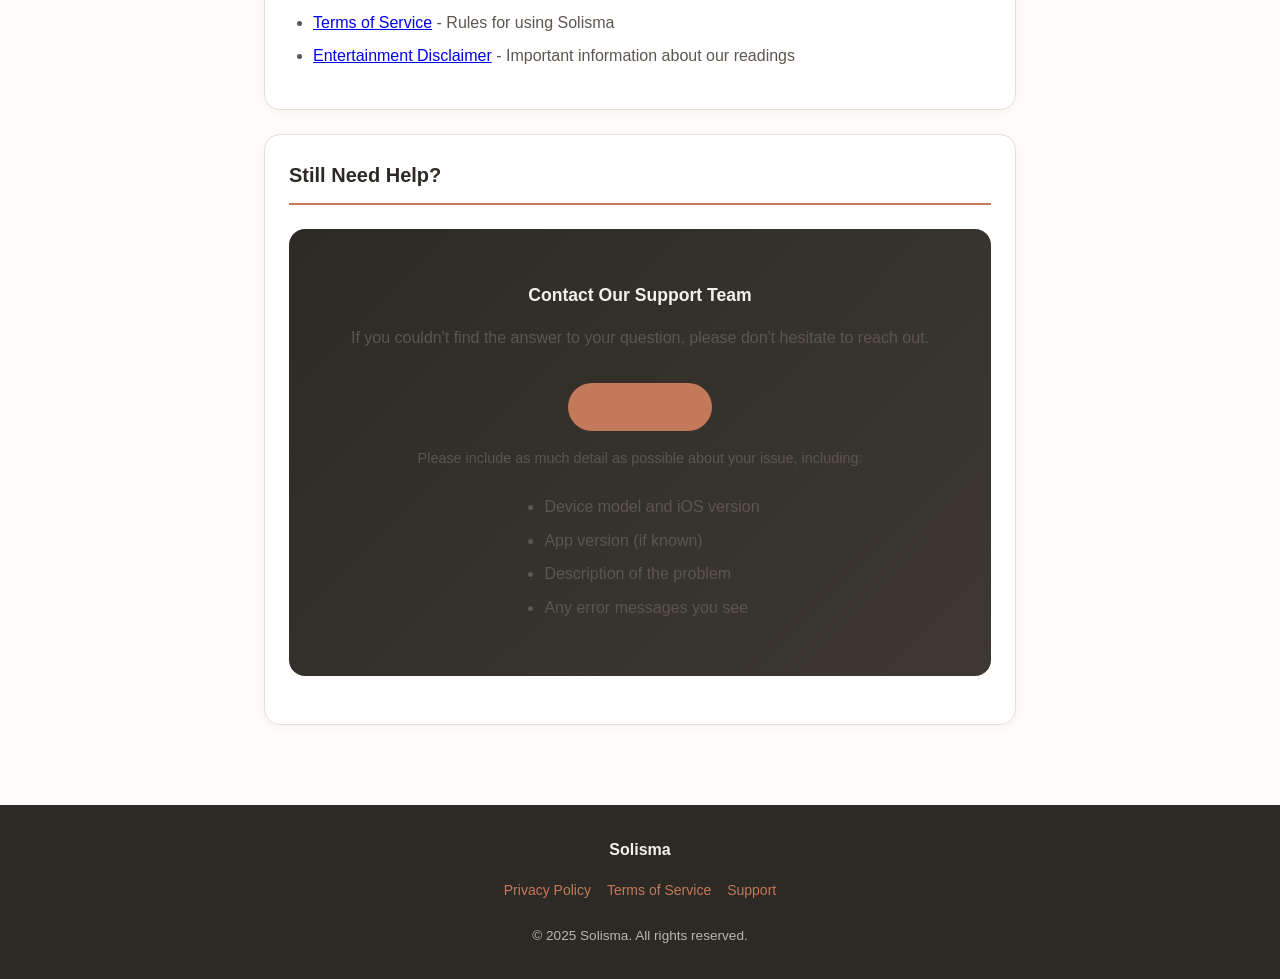
<file: en/support.html>
<!DOCTYPE html>
<html lang="en">
<head>
  <meta charset="UTF-8">
  <meta name="viewport" content="width=device-width, initial-scale=1.0">
  <title>Support - Solisma</title>
  <link rel="stylesheet" href="../css/style.css">
  <meta name="description" content="Get help with Solisma - Contact support, manage subscriptions, and find answers to common questions.">
</head>
<body>
  <header>
    <h1>Support</h1>
    <p class="subtitle">Solisma Help Center</p>
    <div class="lang-switcher">
      <a href="#" class="active">English</a>
      <a href="../tr/support.html">Turkce</a>
    </div>
  </header>

  <nav>
    <ul>
      <li><a href="../index.html">Home</a></li>
      <li><a href="privacy-policy.html">Privacy Policy</a></li>
      <li><a href="terms-of-service.html">Terms of Service</a></li>
      <li><a href="support.html" class="active">Support</a></li>
      <li><a href="disclaimer.html">Disclaimer</a></li>
    </ul>
  </nav>

  <main class="container">
    <section>
      <h2>Contact Us</h2>
      <div class="contact-card">
        <h3>Need Help?</h3>
        <p>We're here to assist you with any questions or issues.</p>
        <p><strong>Email:</strong> <a href="mailto:tarotumusa@hotmail.com">tarotumusa@hotmail.com</a></p>
        <p style="margin-top: 1rem; font-size: 0.9rem; opacity: 0.9;">We typically respond within 24-48 hours</p>
      </div>
    </section>

    <section>
      <h2>Frequently Asked Questions</h2>

      <div class="faq-item">
        <div class="faq-question">How do I get personal insight readings?</div>
        <div class="faq-answer">
          <p>Open the Solisma app, choose a reading category (such as Love, Career, Inner World, and more), write your question, and begin your session. Each reading uses one credit.</p>
        </div>
      </div>

      <div class="faq-item">
        <div class="faq-question">What are credits and how do they work?</div>
        <div class="faq-answer">
          <p>Credits are used to request personal insight readings. Each reading costs 1 credit. You can earn free credits when you start using the app, purchase credit packs, or subscribe for monthly allowances.</p>
        </div>
      </div>

      <div class="faq-item">
        <div class="faq-question">How do I check my remaining credits?</div>
        <div class="faq-answer">
          <p>Your credit balance is displayed in the app on the home screen and profile page. Subscription users can see their remaining monthly allowance in the same locations.</p>
        </div>
      </div>

      <div class="faq-item">
        <div class="faq-question">What's the difference between credits and subscriptions?</div>
        <div class="faq-answer">
          <ul>
            <li><strong>Credit Packs:</strong> One-time purchases that never expire. Use them whenever you want.</li>
            <li><strong>Subscriptions:</strong> Monthly plans that give you a set number of readings per month. Unused readings don't roll over.</li>
          </ul>
        </div>
      </div>

      <div class="faq-item">
        <div class="faq-question">How do I access Cosmic Blueprint Readings?</div>
        <div class="faq-answer">
          <p>Cosmic Blueprint Readings (12 Houses) require an active subscription. You'll need to provide your birth date, time, and place for enhanced personalization. Subscription tiers include different numbers of Cosmic Blueprint Readings per month.</p>
        </div>
      </div>

      <div class="faq-item">
        <div class="faq-question">Are my readings private?</div>
        <div class="faq-answer">
          <p>Yes, your readings are stored securely in your personal account and are only accessible to you. We do not share individual readings with third parties. See our <a href="privacy-policy.html">Privacy Policy</a> for more details.</p>
        </div>
      </div>
    </section>

    <section>
      <h2>Manage Your Subscription</h2>
      <p>To view, change, or cancel your Solisma subscription:</p>

      <h3>On iPhone/iPad:</h3>
      <ol>
        <li>Open the <strong>Settings</strong> app</li>
        <li>Tap your <strong>Apple ID</strong> (your name at the top)</li>
        <li>Tap <strong>Subscriptions</strong></li>
        <li>Select <strong>Solisma</strong></li>
        <li>From here you can:
          <ul>
            <li>Change your subscription tier</li>
            <li>Cancel your subscription</li>
            <li>View billing history</li>
          </ul>
        </li>
      </ol>

      <div class="highlight-box">
        <p><strong>Note:</strong> After canceling, you'll continue to have access to subscription features until the end of your current billing period.</p>
      </div>
    </section>

    <section>
      <h2>Request a Refund</h2>
      <p>All purchases are processed through the Apple App Store. To request a refund:</p>
      <ol>
        <li>Go to <a href="https://reportaproblem.apple.com" target="_blank">reportaproblem.apple.com</a></li>
        <li>Sign in with your Apple ID</li>
        <li>Find the Solisma purchase</li>
        <li>Select "Request a refund" and explain the issue</li>
      </ol>
      <p>Apple will review your request and determine eligibility. We cannot process refunds directly.</p>
    </section>

    <section>
      <h2>Delete Your Account</h2>
      <p>If you wish to delete your Solisma account and all associated data:</p>

      <h3>Option 1: In the App</h3>
      <ol>
        <li>Open Solisma</li>
        <li>Go to <strong>Profile</strong> or <strong>Settings</strong></li>
        <li>Select <strong>Delete Account</strong></li>
        <li>Confirm your choice</li>
      </ol>

      <h3>Option 2: Email Request</h3>
      <p>Send an email to <a href="mailto:tarotumusa@hotmail.com">tarotumusa@hotmail.com</a> with:</p>
      <ul>
        <li>Subject: "Account Deletion Request"</li>
        <li>The email address associated with your account</li>
      </ul>
      <p>We will process your request within 30 days.</p>

      <div class="warning-box">
        <p><strong>Warning:</strong> Account deletion is permanent. All your reading history, credits, and data will be permanently deleted and cannot be recovered. Active subscriptions must be canceled separately through Apple.</p>
      </div>
    </section>

    <section>
      <h2>Troubleshooting</h2>

      <h3>App Crashes or Freezes</h3>
      <ul>
        <li>Make sure you have the latest version of Solisma installed</li>
        <li>Try closing and reopening the app</li>
        <li>Restart your device</li>
        <li>Check that you have a stable internet connection</li>
      </ul>

      <h3>Purchases Not Appearing</h3>
      <ul>
        <li>Wait a few minutes and check again - purchases may take time to process</li>
        <li>Make sure you're signed into the same Apple ID used for the purchase</li>
        <li>Try the "Restore Purchases" option in the app settings</li>
        <li>Check your email for a receipt from Apple to confirm the purchase went through</li>
      </ul>

      <h3>Reading Not Loading</h3>
      <ul>
        <li>Check your internet connection</li>
        <li>Wait a few moments - readings may take a moment to generate</li>
        <li>If you see an error, your credit will be automatically refunded</li>
        <li>Try closing and reopening the app</li>
      </ul>

      <h3>Notifications Not Working</h3>
      <ul>
        <li>Open iPhone Settings > Notifications > Solisma</li>
        <li>Make sure "Allow Notifications" is enabled</li>
        <li>Check that you haven't muted the app</li>
      </ul>
    </section>

    <section>
      <h2>About Solisma</h2>
      <p>Solisma is an AI-powered personal insight and self-discovery app that uses artificial intelligence to provide personalized readings and guidance.</p>
      <p>Our app is designed for entertainment and personal reflection. We believe personal insight readings can be a powerful tool for self-discovery and mindfulness when used thoughtfully.</p>
      <p><strong>Current Version:</strong> Check in the App Store for latest version</p>
      <p><strong>Supported Devices:</strong> iPhone and iPad running iOS 14.0 or later</p>
      <p><strong>Languages:</strong> English and Turkish</p>
    </section>

    <section>
      <h2>Legal Documents</h2>
      <ul>
        <li><a href="privacy-policy.html">Privacy Policy</a> - How we handle your data</li>
        <li><a href="terms-of-service.html">Terms of Service</a> - Rules for using Solisma</li>
        <li><a href="disclaimer.html">Entertainment Disclaimer</a> - Important information about our readings</li>
      </ul>
    </section>

    <section>
      <h2>Still Need Help?</h2>
      <div class="contact-card">
        <h3>Contact Our Support Team</h3>
        <p>If you couldn't find the answer to your question, please don't hesitate to reach out.</p>
        <p><a href="mailto:tarotumusa@hotmail.com" class="btn btn-primary" style="margin-top: 1rem; display: inline-block;">Email Support</a></p>
        <p style="margin-top: 1rem; font-size: 0.9rem;">Please include as much detail as possible about your issue, including:</p>
        <ul style="text-align: left; display: inline-block; margin-top: 0.5rem;">
          <li>Device model and iOS version</li>
          <li>App version (if known)</li>
          <li>Description of the problem</li>
          <li>Any error messages you see</li>
        </ul>
      </div>
    </section>
  </main>

  <footer>
    <p><strong>Solisma</strong></p>
    <div class="footer-links">
      <a href="privacy-policy.html">Privacy Policy</a>
      <a href="terms-of-service.html">Terms of Service</a>
      <a href="support.html">Support</a>
    </div>
    <p class="copyright">&copy; 2025 Solisma. All rights reserved.</p>
  </footer>
</body>
</html>
</file>
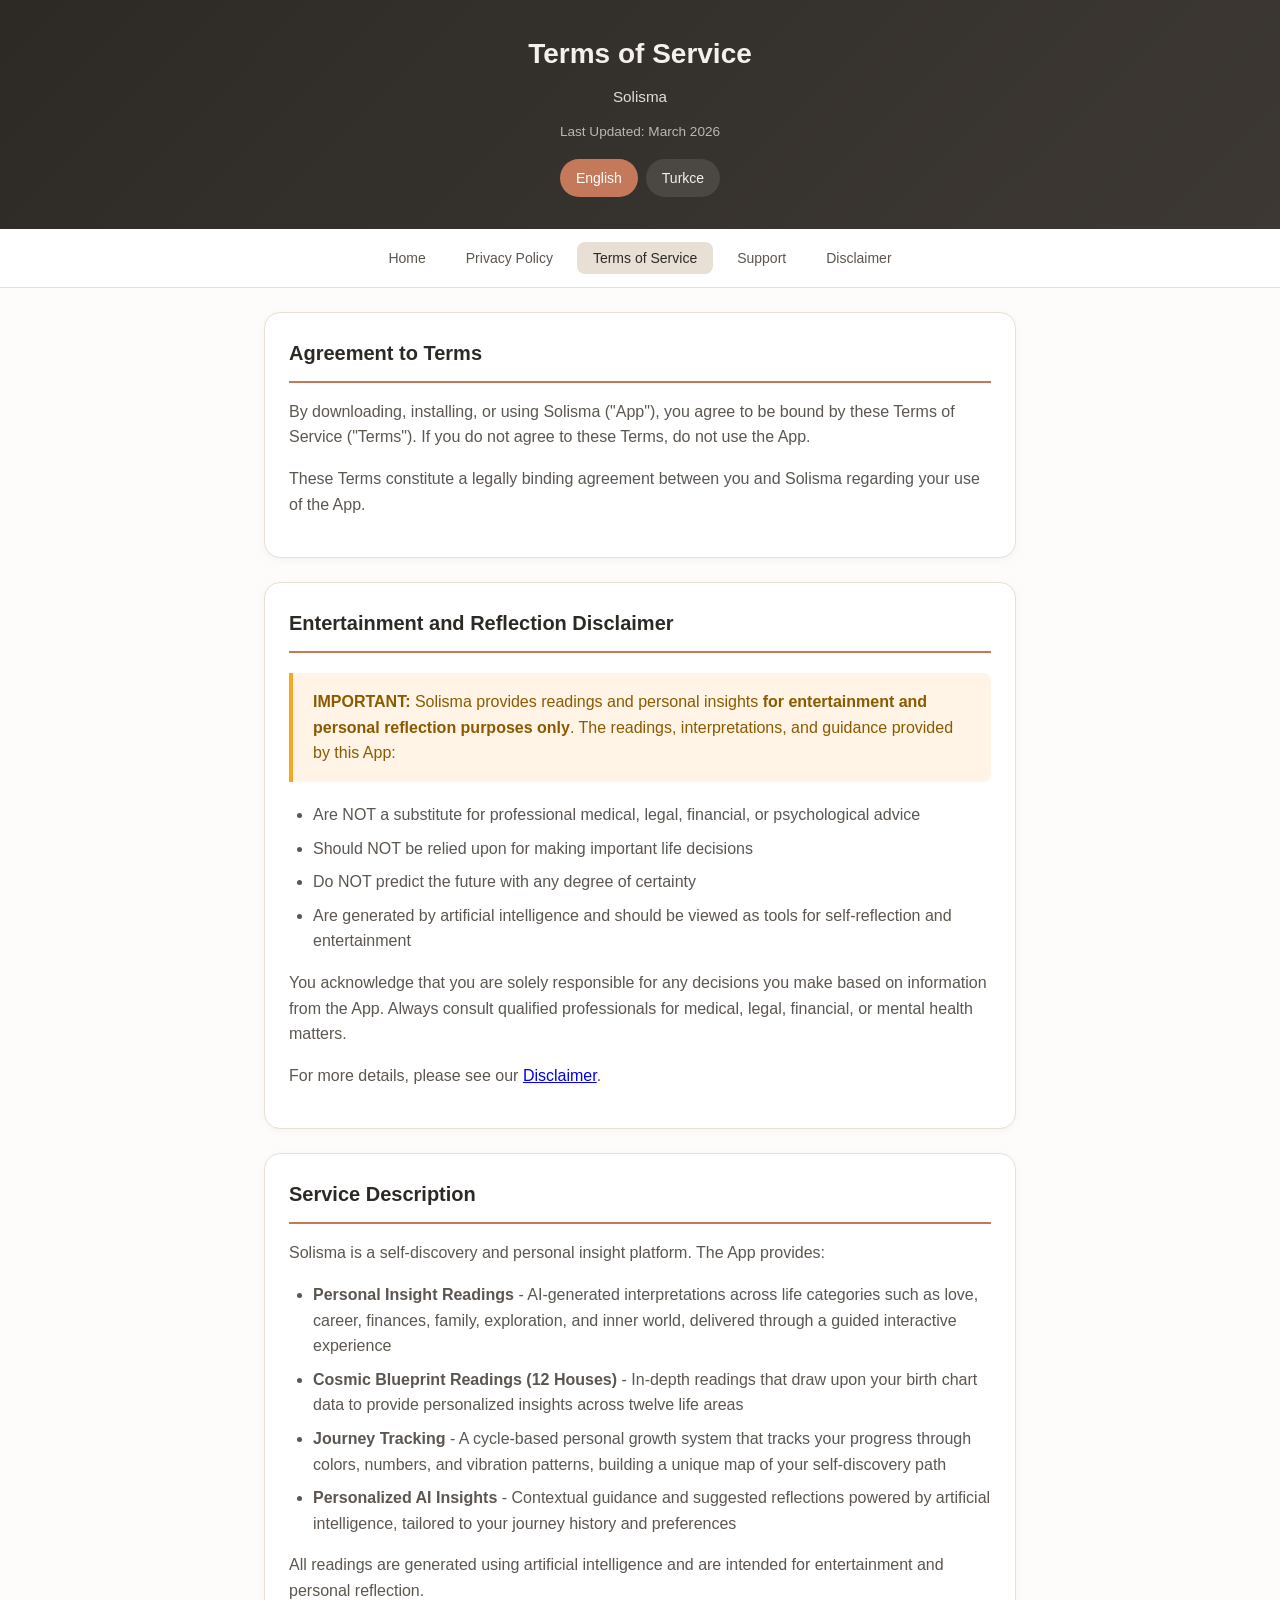
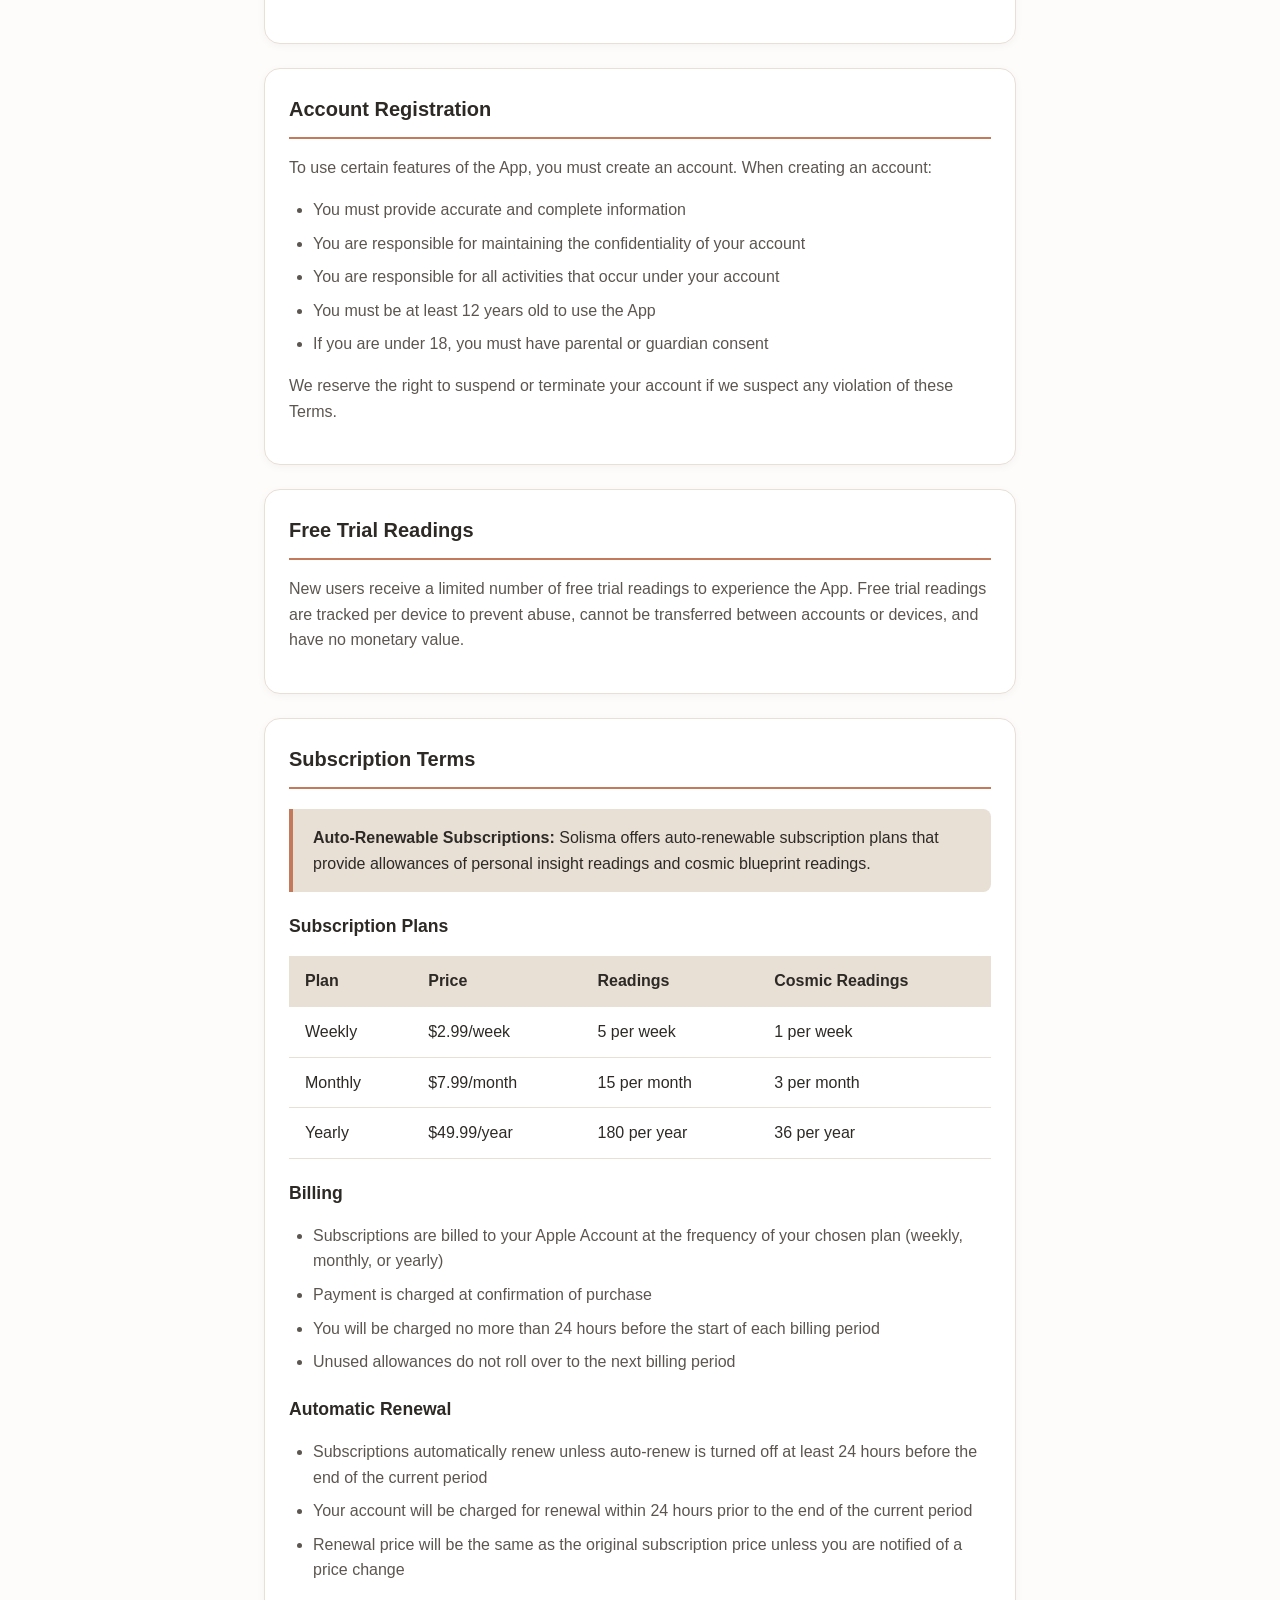
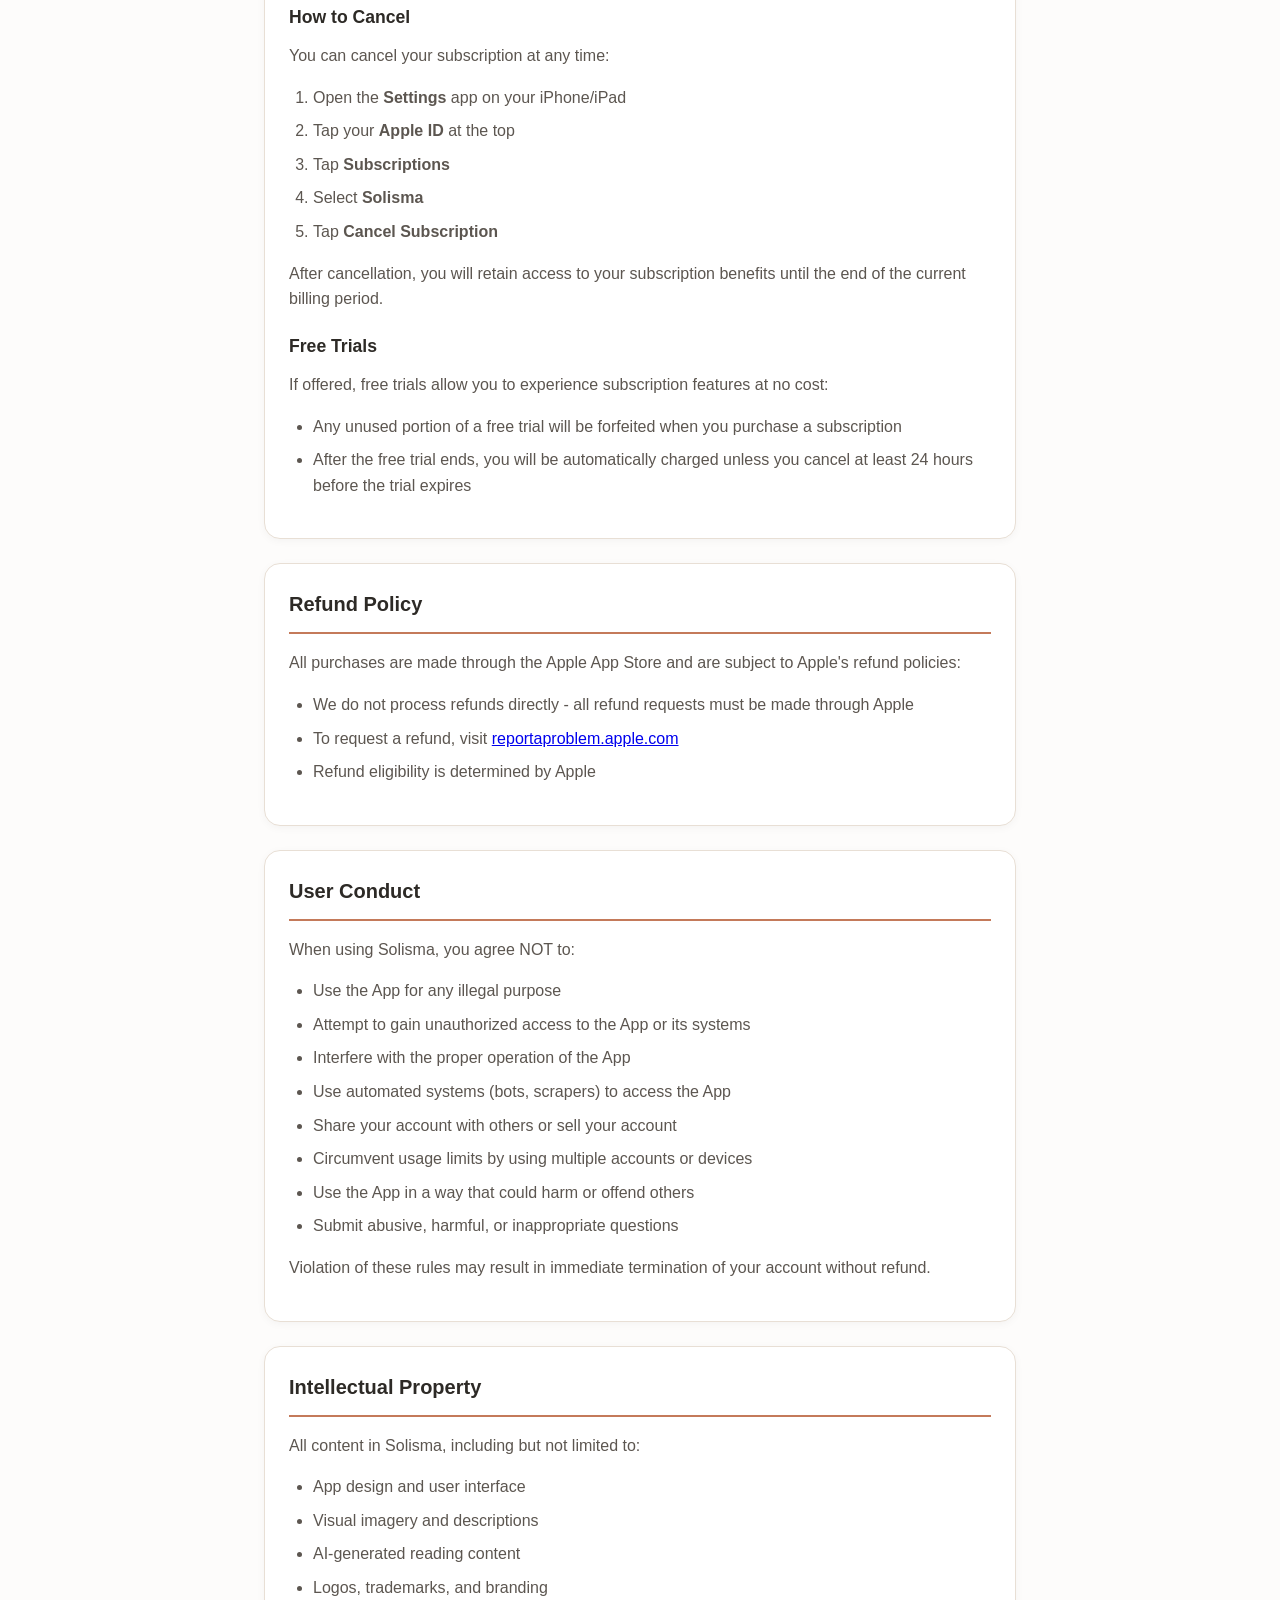
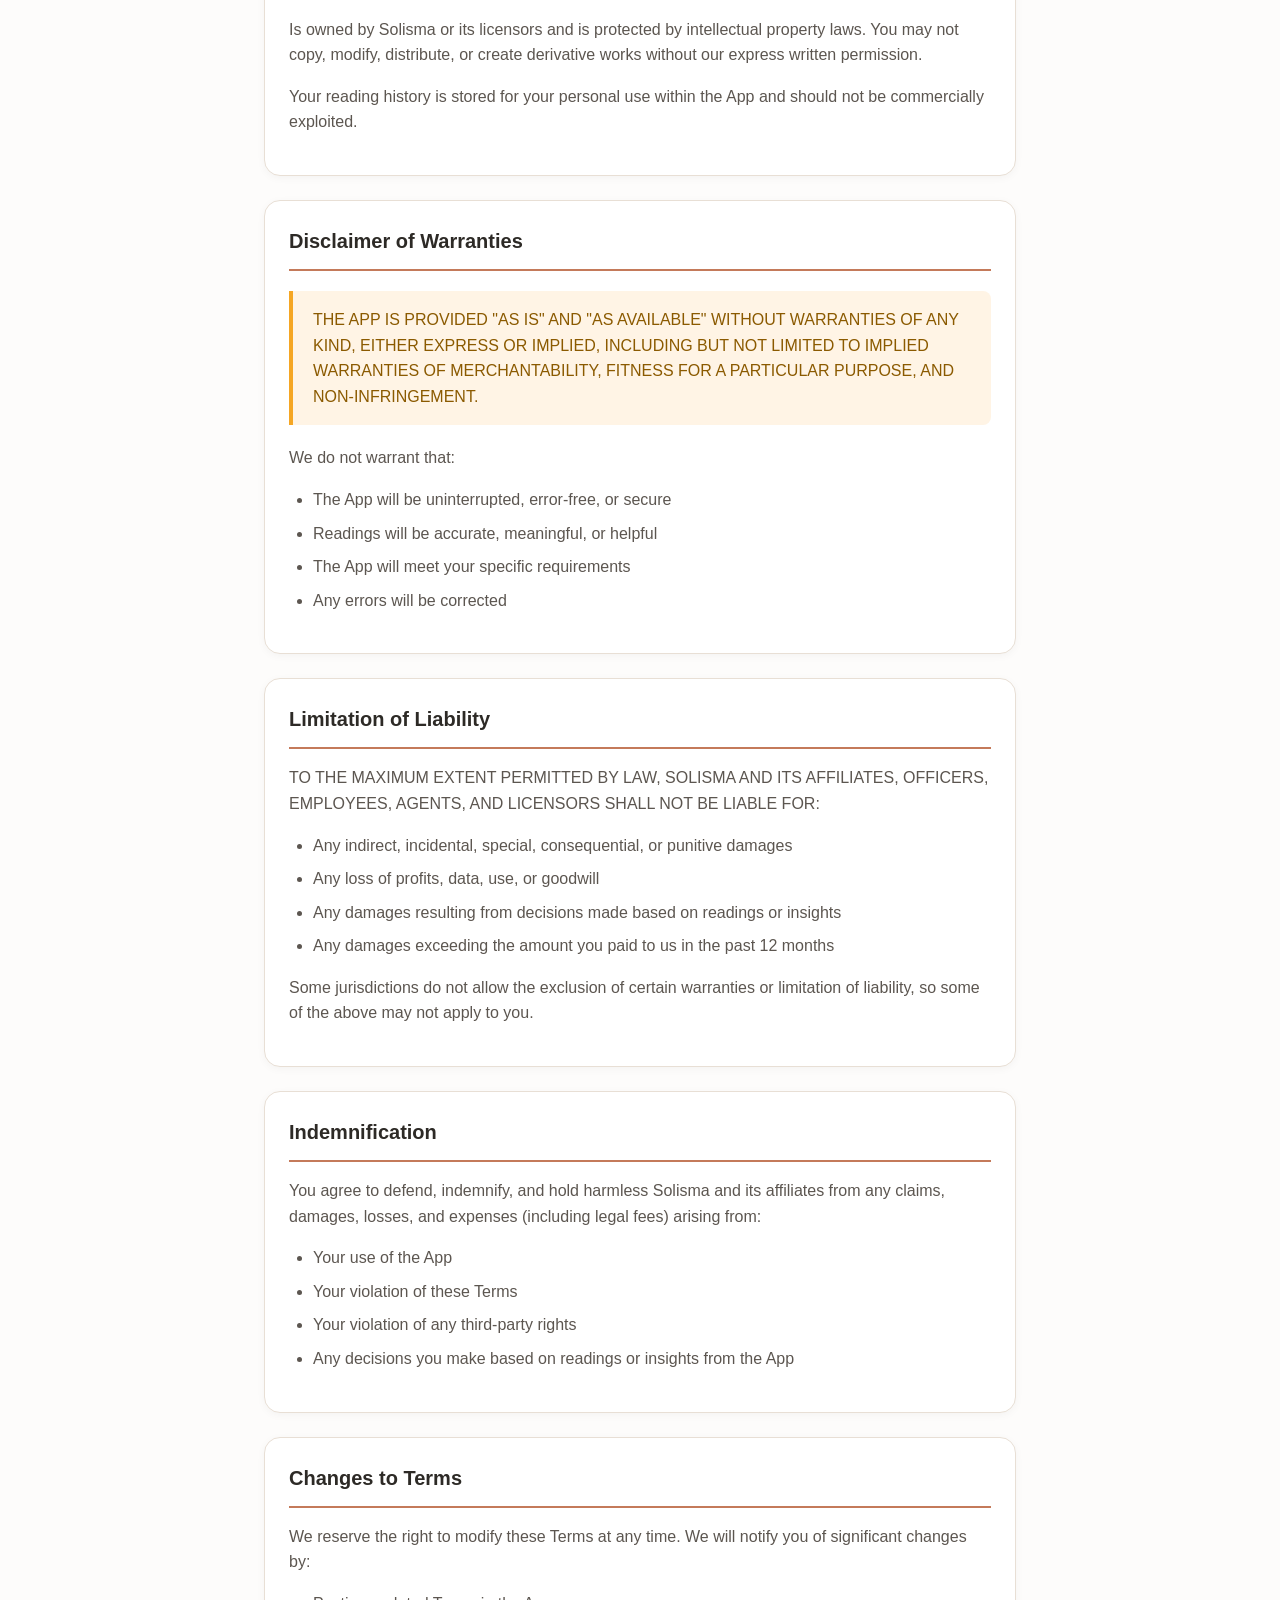
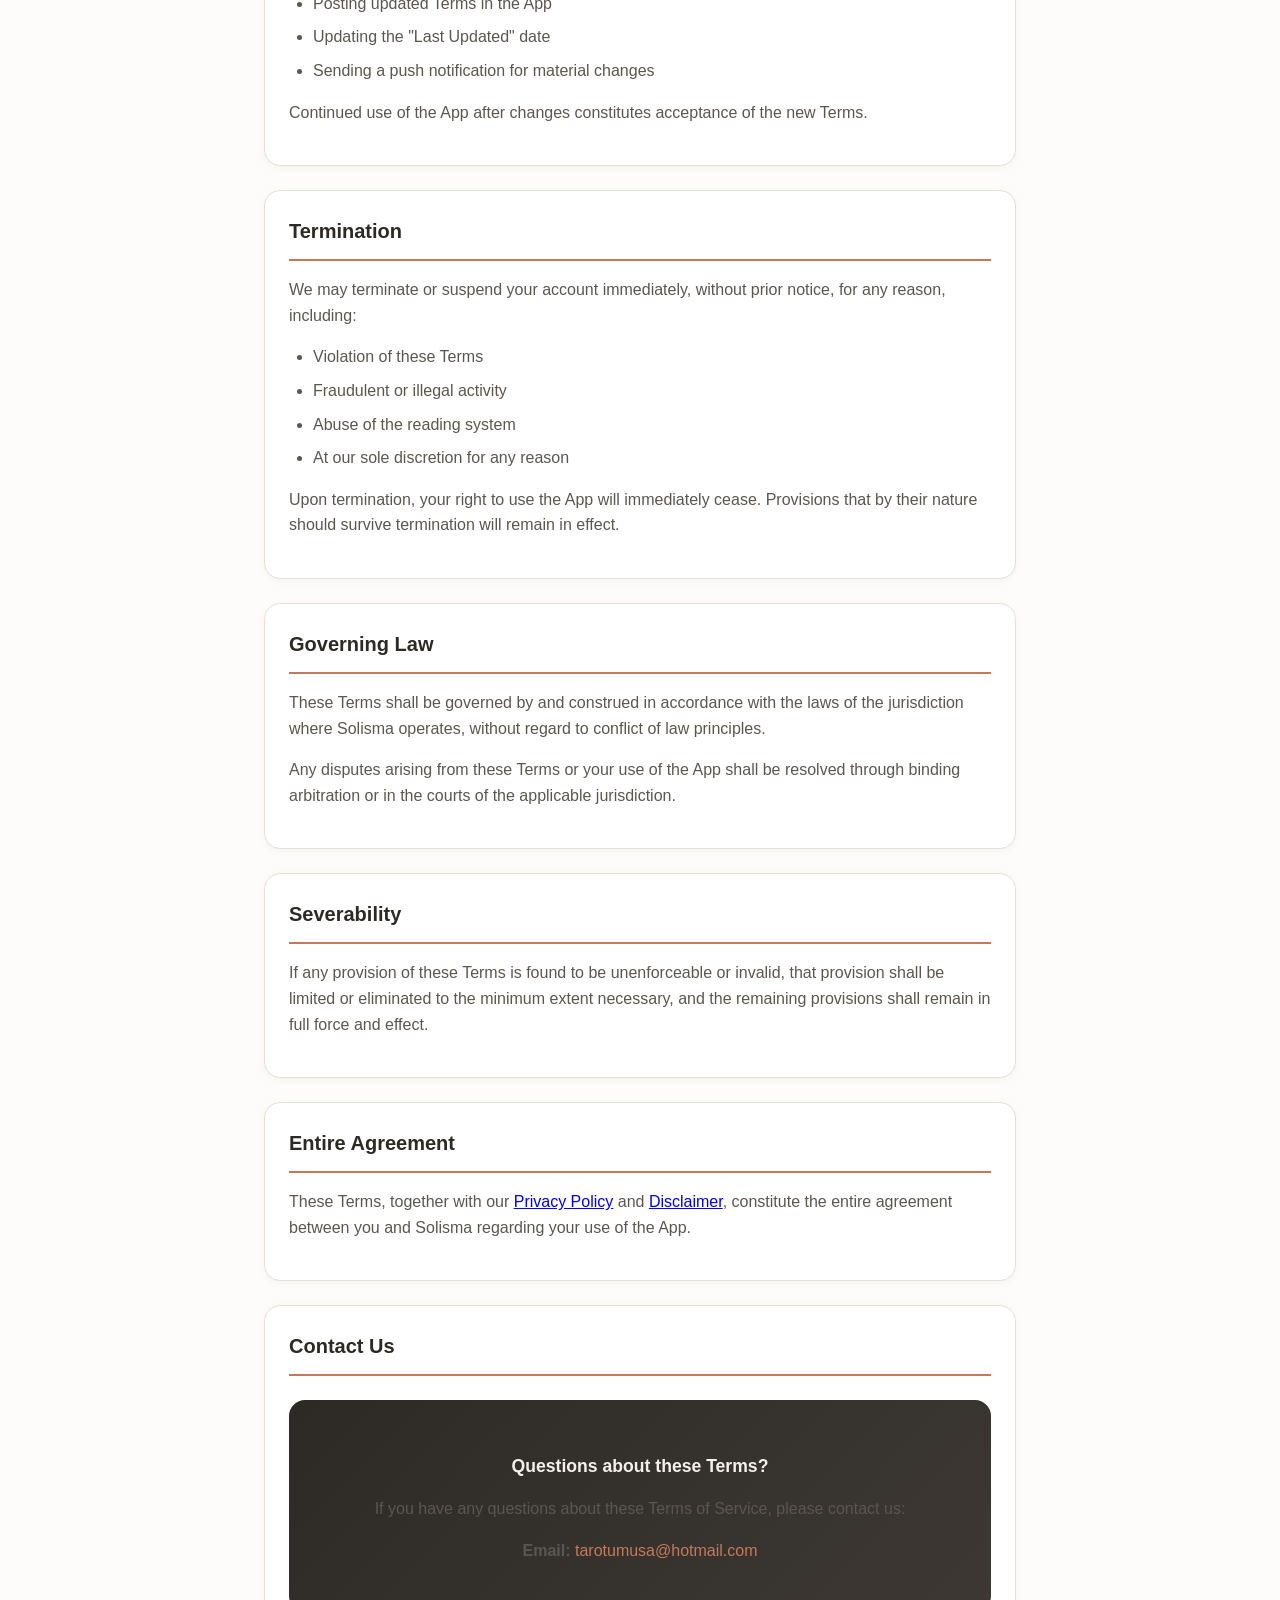
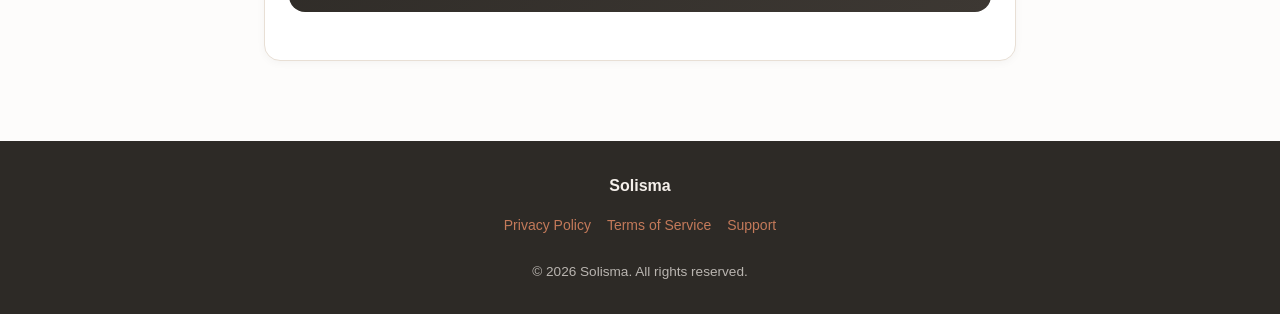
<file: en/terms-of-service.html>
<!DOCTYPE html>
<html lang="en">
<head>
  <meta charset="UTF-8">
  <meta name="viewport" content="width=device-width, initial-scale=1.0">
  <title>Terms of Service - Solisma</title>
  <link rel="stylesheet" href="../css/style.css">
  <meta name="description" content="Terms of Service for Solisma - Rules, conditions, and subscription terms for using our self-discovery and personal insight app.">
</head>
<body>
  <header>
    <h1>Terms of Service</h1>
    <p class="subtitle">Solisma</p>
    <p class="last-updated">Last Updated: March 2026</p>
    <div class="lang-switcher">
      <a href="#" class="active">English</a>
      <a href="../tr/terms-of-service.html">Turkce</a>
    </div>
  </header>

  <nav>
    <ul>
      <li><a href="../index.html">Home</a></li>
      <li><a href="privacy-policy.html">Privacy Policy</a></li>
      <li><a href="terms-of-service.html" class="active">Terms of Service</a></li>
      <li><a href="support.html">Support</a></li>
      <li><a href="disclaimer.html">Disclaimer</a></li>
    </ul>
  </nav>

  <main class="container">
    <section>
      <h2>Agreement to Terms</h2>
      <p>By downloading, installing, or using Solisma ("App"), you agree to be bound by these Terms of Service ("Terms"). If you do not agree to these Terms, do not use the App.</p>
      <p>These Terms constitute a legally binding agreement between you and Solisma regarding your use of the App.</p>
    </section>

    <section>
      <h2>Entertainment and Reflection Disclaimer</h2>
      <div class="warning-box">
        <p><strong>IMPORTANT:</strong> Solisma provides readings and personal insights <strong>for entertainment and personal reflection purposes only</strong>. The readings, interpretations, and guidance provided by this App:</p>
      </div>
      <ul>
        <li>Are NOT a substitute for professional medical, legal, financial, or psychological advice</li>
        <li>Should NOT be relied upon for making important life decisions</li>
        <li>Do NOT predict the future with any degree of certainty</li>
        <li>Are generated by artificial intelligence and should be viewed as tools for self-reflection and entertainment</li>
      </ul>
      <p>You acknowledge that you are solely responsible for any decisions you make based on information from the App. Always consult qualified professionals for medical, legal, financial, or mental health matters.</p>
      <p>For more details, please see our <a href="disclaimer.html">Disclaimer</a>.</p>
    </section>

    <section>
      <h2>Service Description</h2>
      <p>Solisma is a self-discovery and personal insight platform. The App provides:</p>
      <ul>
        <li><strong>Personal Insight Readings</strong> - AI-generated interpretations across life categories such as love, career, finances, family, exploration, and inner world, delivered through a guided interactive experience</li>
        <li><strong>Cosmic Blueprint Readings (12 Houses)</strong> - In-depth readings that draw upon your birth chart data to provide personalized insights across twelve life areas</li>
        <li><strong>Journey Tracking</strong> - A cycle-based personal growth system that tracks your progress through colors, numbers, and vibration patterns, building a unique map of your self-discovery path</li>
        <li><strong>Personalized AI Insights</strong> - Contextual guidance and suggested reflections powered by artificial intelligence, tailored to your journey history and preferences</li>
      </ul>
      <p>All readings are generated using artificial intelligence and are intended for entertainment and personal reflection.</p>
    </section>

    <section>
      <h2>Account Registration</h2>
      <p>To use certain features of the App, you must create an account. When creating an account:</p>
      <ul>
        <li>You must provide accurate and complete information</li>
        <li>You are responsible for maintaining the confidentiality of your account</li>
        <li>You are responsible for all activities that occur under your account</li>
        <li>You must be at least 12 years old to use the App</li>
        <li>If you are under 18, you must have parental or guardian consent</li>
      </ul>
      <p>We reserve the right to suspend or terminate your account if we suspect any violation of these Terms.</p>
    </section>

    <section>
      <h2>Free Trial Readings</h2>
      <p>New users receive a limited number of free trial readings to experience the App. Free trial readings are tracked per device to prevent abuse, cannot be transferred between accounts or devices, and have no monetary value.</p>
    </section>

    <section>
      <h2>Subscription Terms</h2>
      <div class="highlight-box">
        <p><strong>Auto-Renewable Subscriptions:</strong> Solisma offers auto-renewable subscription plans that provide allowances of personal insight readings and cosmic blueprint readings.</p>
      </div>

      <h3>Subscription Plans</h3>
      <table>
        <thead>
          <tr>
            <th>Plan</th>
            <th>Price</th>
            <th>Readings</th>
            <th>Cosmic Readings</th>
          </tr>
        </thead>
        <tbody>
          <tr>
            <td>Weekly</td>
            <td>$2.99/week</td>
            <td>5 per week</td>
            <td>1 per week</td>
          </tr>
          <tr>
            <td>Monthly</td>
            <td>$7.99/month</td>
            <td>15 per month</td>
            <td>3 per month</td>
          </tr>
          <tr>
            <td>Yearly</td>
            <td>$49.99/year</td>
            <td>180 per year</td>
            <td>36 per year</td>
          </tr>
        </tbody>
      </table>

      <h3>Billing</h3>
      <ul>
        <li>Subscriptions are billed to your Apple Account at the frequency of your chosen plan (weekly, monthly, or yearly)</li>
        <li>Payment is charged at confirmation of purchase</li>
        <li>You will be charged no more than 24 hours before the start of each billing period</li>
        <li>Unused allowances do not roll over to the next billing period</li>
      </ul>

      <h3>Automatic Renewal</h3>
      <ul>
        <li>Subscriptions automatically renew unless auto-renew is turned off at least 24 hours before the end of the current period</li>
        <li>Your account will be charged for renewal within 24 hours prior to the end of the current period</li>
        <li>Renewal price will be the same as the original subscription price unless you are notified of a price change</li>
      </ul>

      <h3>How to Cancel</h3>
      <p>You can cancel your subscription at any time:</p>
      <ol>
        <li>Open the <strong>Settings</strong> app on your iPhone/iPad</li>
        <li>Tap your <strong>Apple ID</strong> at the top</li>
        <li>Tap <strong>Subscriptions</strong></li>
        <li>Select <strong>Solisma</strong></li>
        <li>Tap <strong>Cancel Subscription</strong></li>
      </ol>
      <p>After cancellation, you will retain access to your subscription benefits until the end of the current billing period.</p>

      <h3>Free Trials</h3>
      <p>If offered, free trials allow you to experience subscription features at no cost:</p>
      <ul>
        <li>Any unused portion of a free trial will be forfeited when you purchase a subscription</li>
        <li>After the free trial ends, you will be automatically charged unless you cancel at least 24 hours before the trial expires</li>
      </ul>
    </section>

    <section>
      <h2>Refund Policy</h2>
      <p>All purchases are made through the Apple App Store and are subject to Apple's refund policies:</p>
      <ul>
        <li>We do not process refunds directly - all refund requests must be made through Apple</li>
        <li>To request a refund, visit <a href="https://reportaproblem.apple.com" target="_blank">reportaproblem.apple.com</a></li>
        <li>Refund eligibility is determined by Apple</li>
      </ul>
    </section>

    <section>
      <h2>User Conduct</h2>
      <p>When using Solisma, you agree NOT to:</p>
      <ul>
        <li>Use the App for any illegal purpose</li>
        <li>Attempt to gain unauthorized access to the App or its systems</li>
        <li>Interfere with the proper operation of the App</li>
        <li>Use automated systems (bots, scrapers) to access the App</li>
        <li>Share your account with others or sell your account</li>
        <li>Circumvent usage limits by using multiple accounts or devices</li>
        <li>Use the App in a way that could harm or offend others</li>
        <li>Submit abusive, harmful, or inappropriate questions</li>
      </ul>
      <p>Violation of these rules may result in immediate termination of your account without refund.</p>
    </section>

    <section>
      <h2>Intellectual Property</h2>
      <p>All content in Solisma, including but not limited to:</p>
      <ul>
        <li>App design and user interface</li>
        <li>Visual imagery and descriptions</li>
        <li>AI-generated reading content</li>
        <li>Logos, trademarks, and branding</li>
      </ul>
      <p>Is owned by Solisma or its licensors and is protected by intellectual property laws. You may not copy, modify, distribute, or create derivative works without our express written permission.</p>
      <p>Your reading history is stored for your personal use within the App and should not be commercially exploited.</p>
    </section>

    <section>
      <h2>Disclaimer of Warranties</h2>
      <div class="warning-box">
        <p>THE APP IS PROVIDED "AS IS" AND "AS AVAILABLE" WITHOUT WARRANTIES OF ANY KIND, EITHER EXPRESS OR IMPLIED, INCLUDING BUT NOT LIMITED TO IMPLIED WARRANTIES OF MERCHANTABILITY, FITNESS FOR A PARTICULAR PURPOSE, AND NON-INFRINGEMENT.</p>
      </div>
      <p>We do not warrant that:</p>
      <ul>
        <li>The App will be uninterrupted, error-free, or secure</li>
        <li>Readings will be accurate, meaningful, or helpful</li>
        <li>The App will meet your specific requirements</li>
        <li>Any errors will be corrected</li>
      </ul>
    </section>

    <section>
      <h2>Limitation of Liability</h2>
      <p>TO THE MAXIMUM EXTENT PERMITTED BY LAW, SOLISMA AND ITS AFFILIATES, OFFICERS, EMPLOYEES, AGENTS, AND LICENSORS SHALL NOT BE LIABLE FOR:</p>
      <ul>
        <li>Any indirect, incidental, special, consequential, or punitive damages</li>
        <li>Any loss of profits, data, use, or goodwill</li>
        <li>Any damages resulting from decisions made based on readings or insights</li>
        <li>Any damages exceeding the amount you paid to us in the past 12 months</li>
      </ul>
      <p>Some jurisdictions do not allow the exclusion of certain warranties or limitation of liability, so some of the above may not apply to you.</p>
    </section>

    <section>
      <h2>Indemnification</h2>
      <p>You agree to defend, indemnify, and hold harmless Solisma and its affiliates from any claims, damages, losses, and expenses (including legal fees) arising from:</p>
      <ul>
        <li>Your use of the App</li>
        <li>Your violation of these Terms</li>
        <li>Your violation of any third-party rights</li>
        <li>Any decisions you make based on readings or insights from the App</li>
      </ul>
    </section>

    <section>
      <h2>Changes to Terms</h2>
      <p>We reserve the right to modify these Terms at any time. We will notify you of significant changes by:</p>
      <ul>
        <li>Posting updated Terms in the App</li>
        <li>Updating the "Last Updated" date</li>
        <li>Sending a push notification for material changes</li>
      </ul>
      <p>Continued use of the App after changes constitutes acceptance of the new Terms.</p>
    </section>

    <section>
      <h2>Termination</h2>
      <p>We may terminate or suspend your account immediately, without prior notice, for any reason, including:</p>
      <ul>
        <li>Violation of these Terms</li>
        <li>Fraudulent or illegal activity</li>
        <li>Abuse of the reading system</li>
        <li>At our sole discretion for any reason</li>
      </ul>
      <p>Upon termination, your right to use the App will immediately cease. Provisions that by their nature should survive termination will remain in effect.</p>
    </section>

    <section>
      <h2>Governing Law</h2>
      <p>These Terms shall be governed by and construed in accordance with the laws of the jurisdiction where Solisma operates, without regard to conflict of law principles.</p>
      <p>Any disputes arising from these Terms or your use of the App shall be resolved through binding arbitration or in the courts of the applicable jurisdiction.</p>
    </section>

    <section>
      <h2>Severability</h2>
      <p>If any provision of these Terms is found to be unenforceable or invalid, that provision shall be limited or eliminated to the minimum extent necessary, and the remaining provisions shall remain in full force and effect.</p>
    </section>

    <section>
      <h2>Entire Agreement</h2>
      <p>These Terms, together with our <a href="privacy-policy.html">Privacy Policy</a> and <a href="disclaimer.html">Disclaimer</a>, constitute the entire agreement between you and Solisma regarding your use of the App.</p>
    </section>

    <section>
      <h2>Contact Us</h2>
      <div class="contact-card">
        <h3>Questions about these Terms?</h3>
        <p>If you have any questions about these Terms of Service, please contact us:</p>
        <p><strong>Email:</strong> <a href="mailto:tarotumusa@hotmail.com">tarotumusa@hotmail.com</a></p>
      </div>
    </section>
  </main>

  <footer>
    <p><strong>Solisma</strong></p>
    <div class="footer-links">
      <a href="privacy-policy.html">Privacy Policy</a>
      <a href="terms-of-service.html">Terms of Service</a>
      <a href="support.html">Support</a>
    </div>
    <p class="copyright">&copy; 2026 Solisma. All rights reserved.</p>
  </footer>
</body>
</html>
</file>
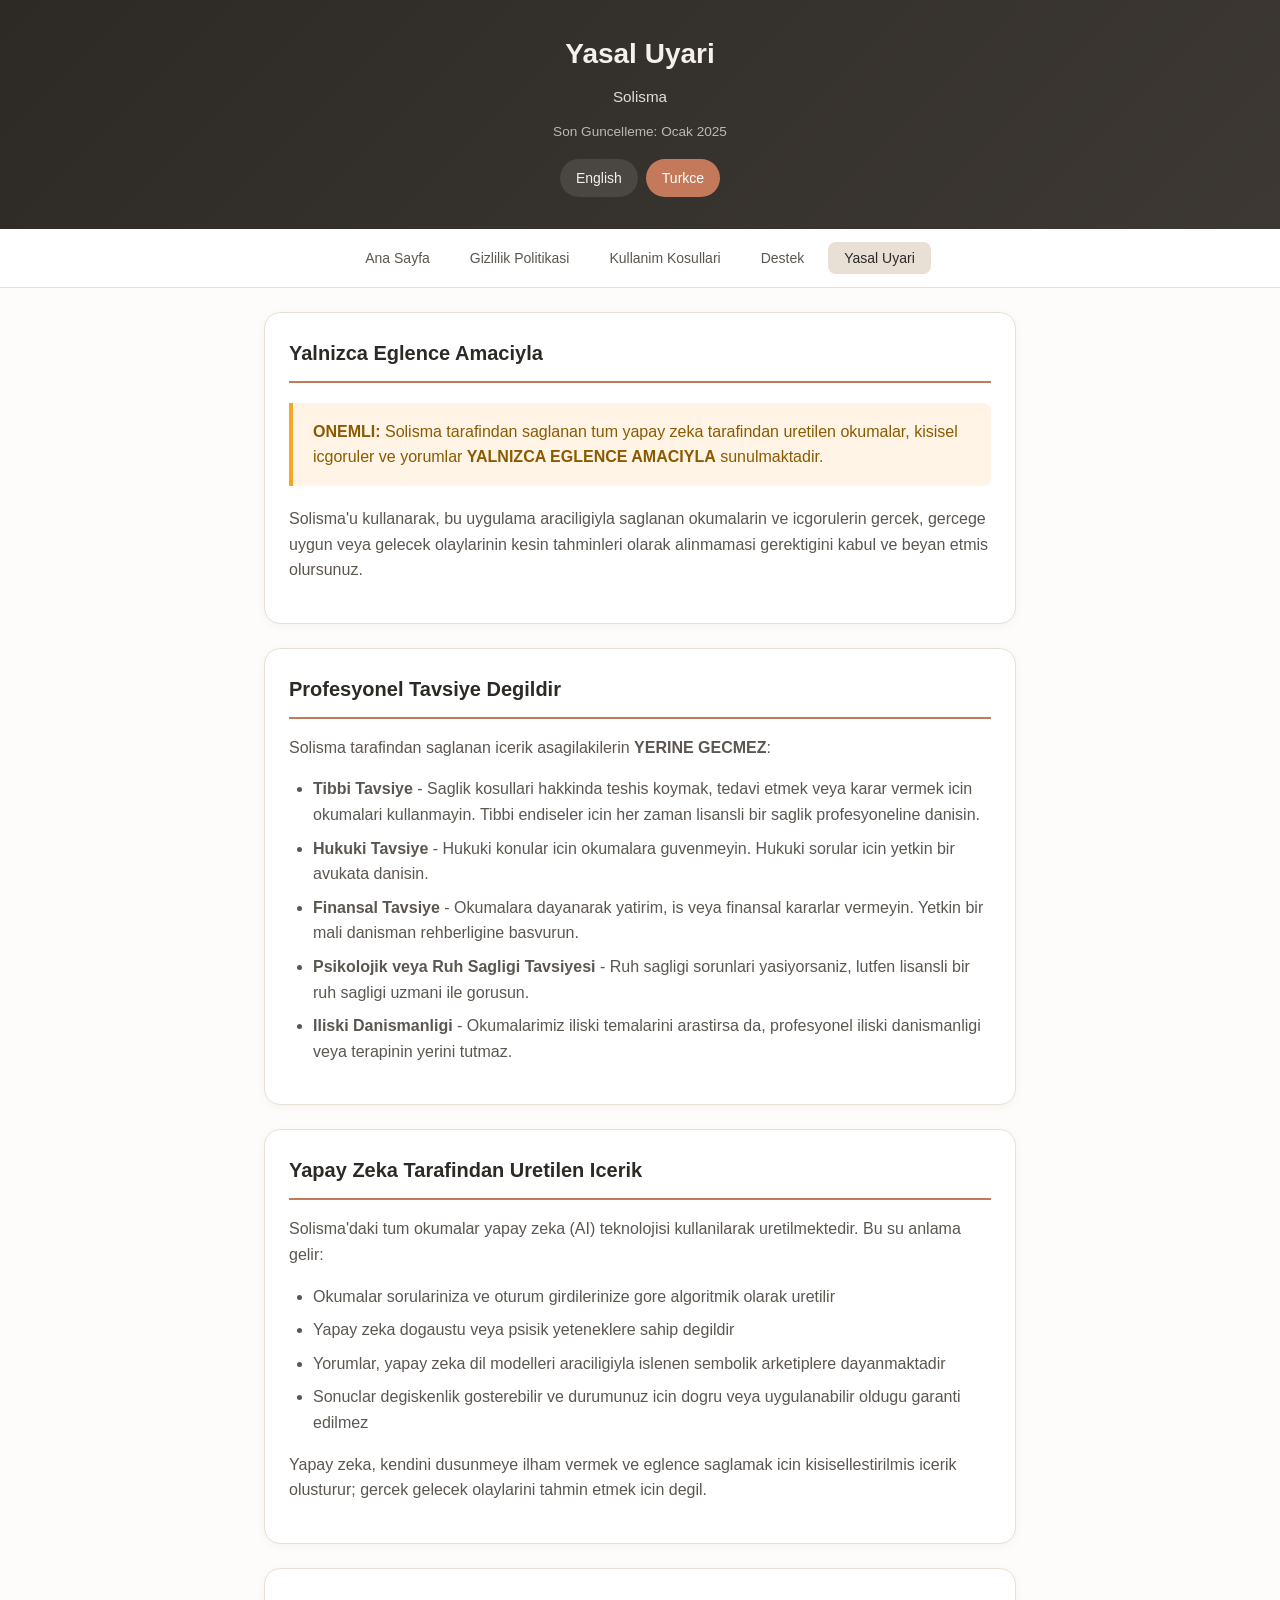
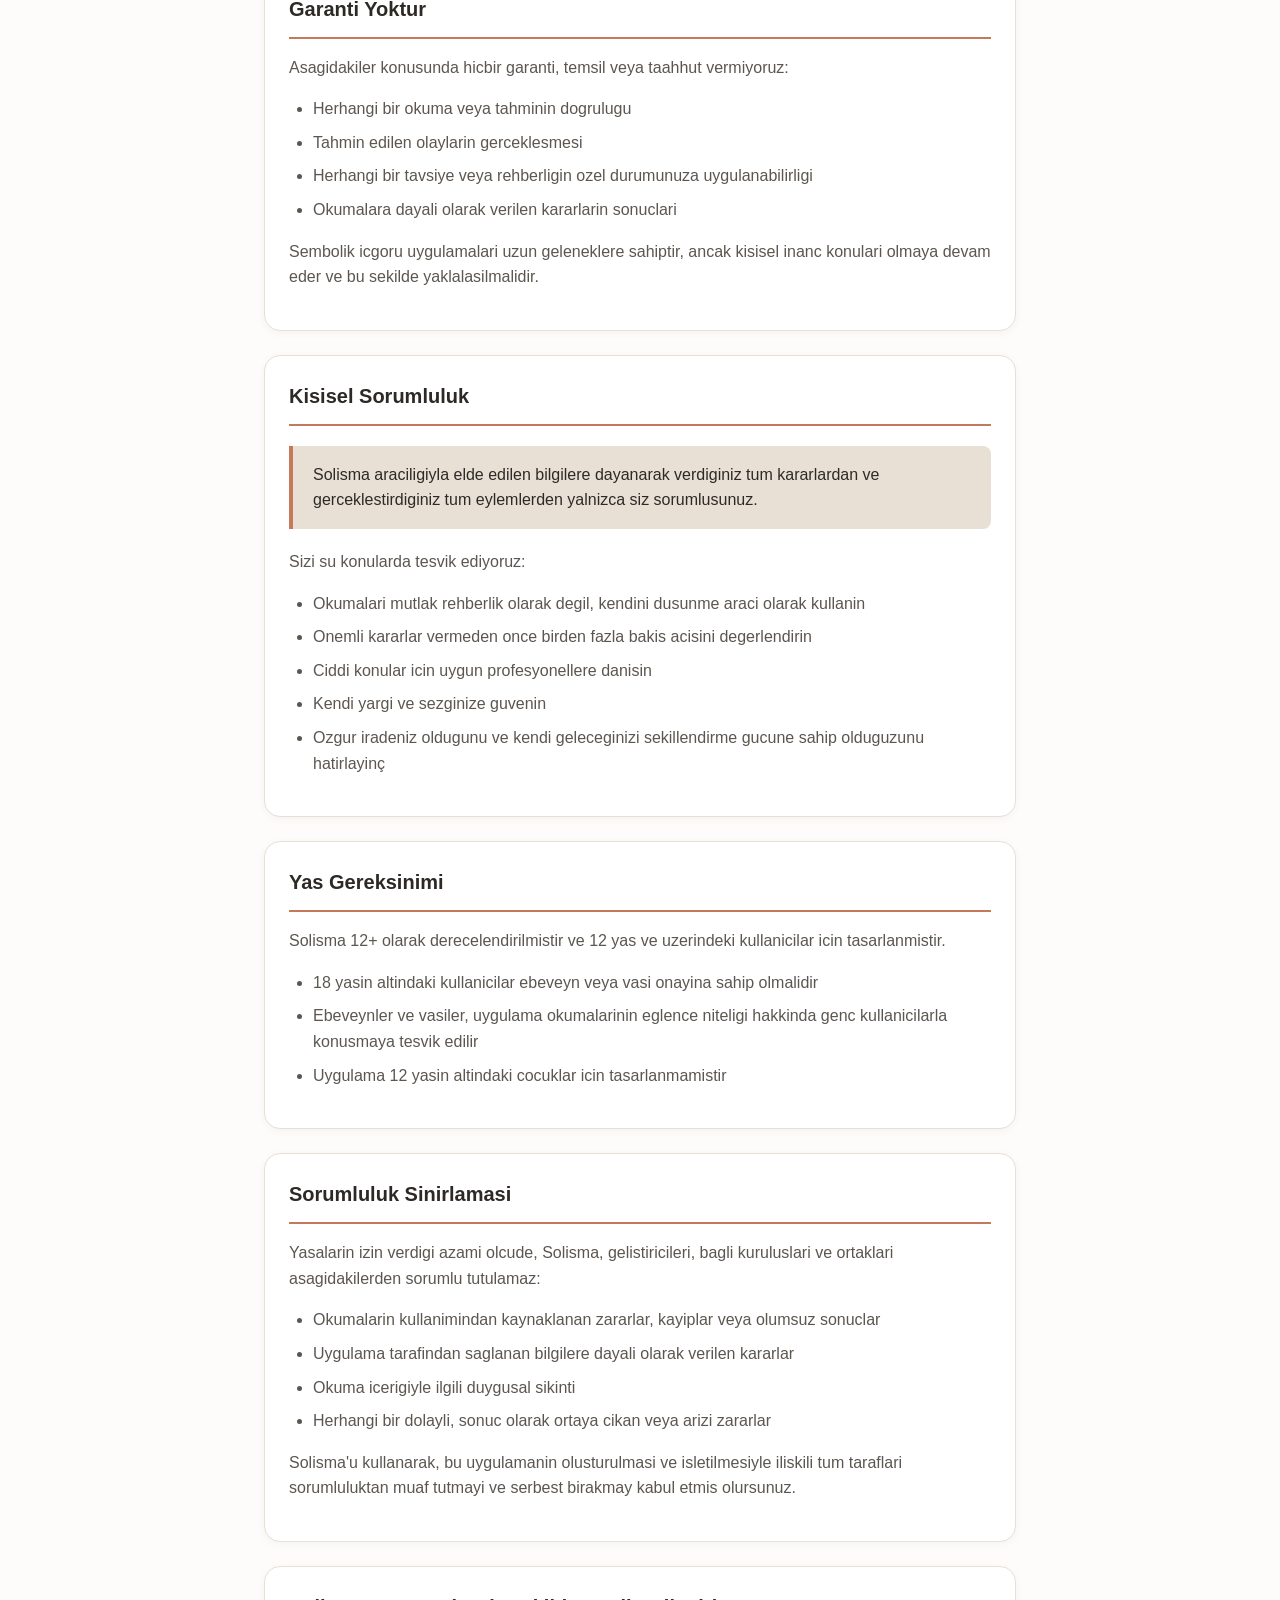
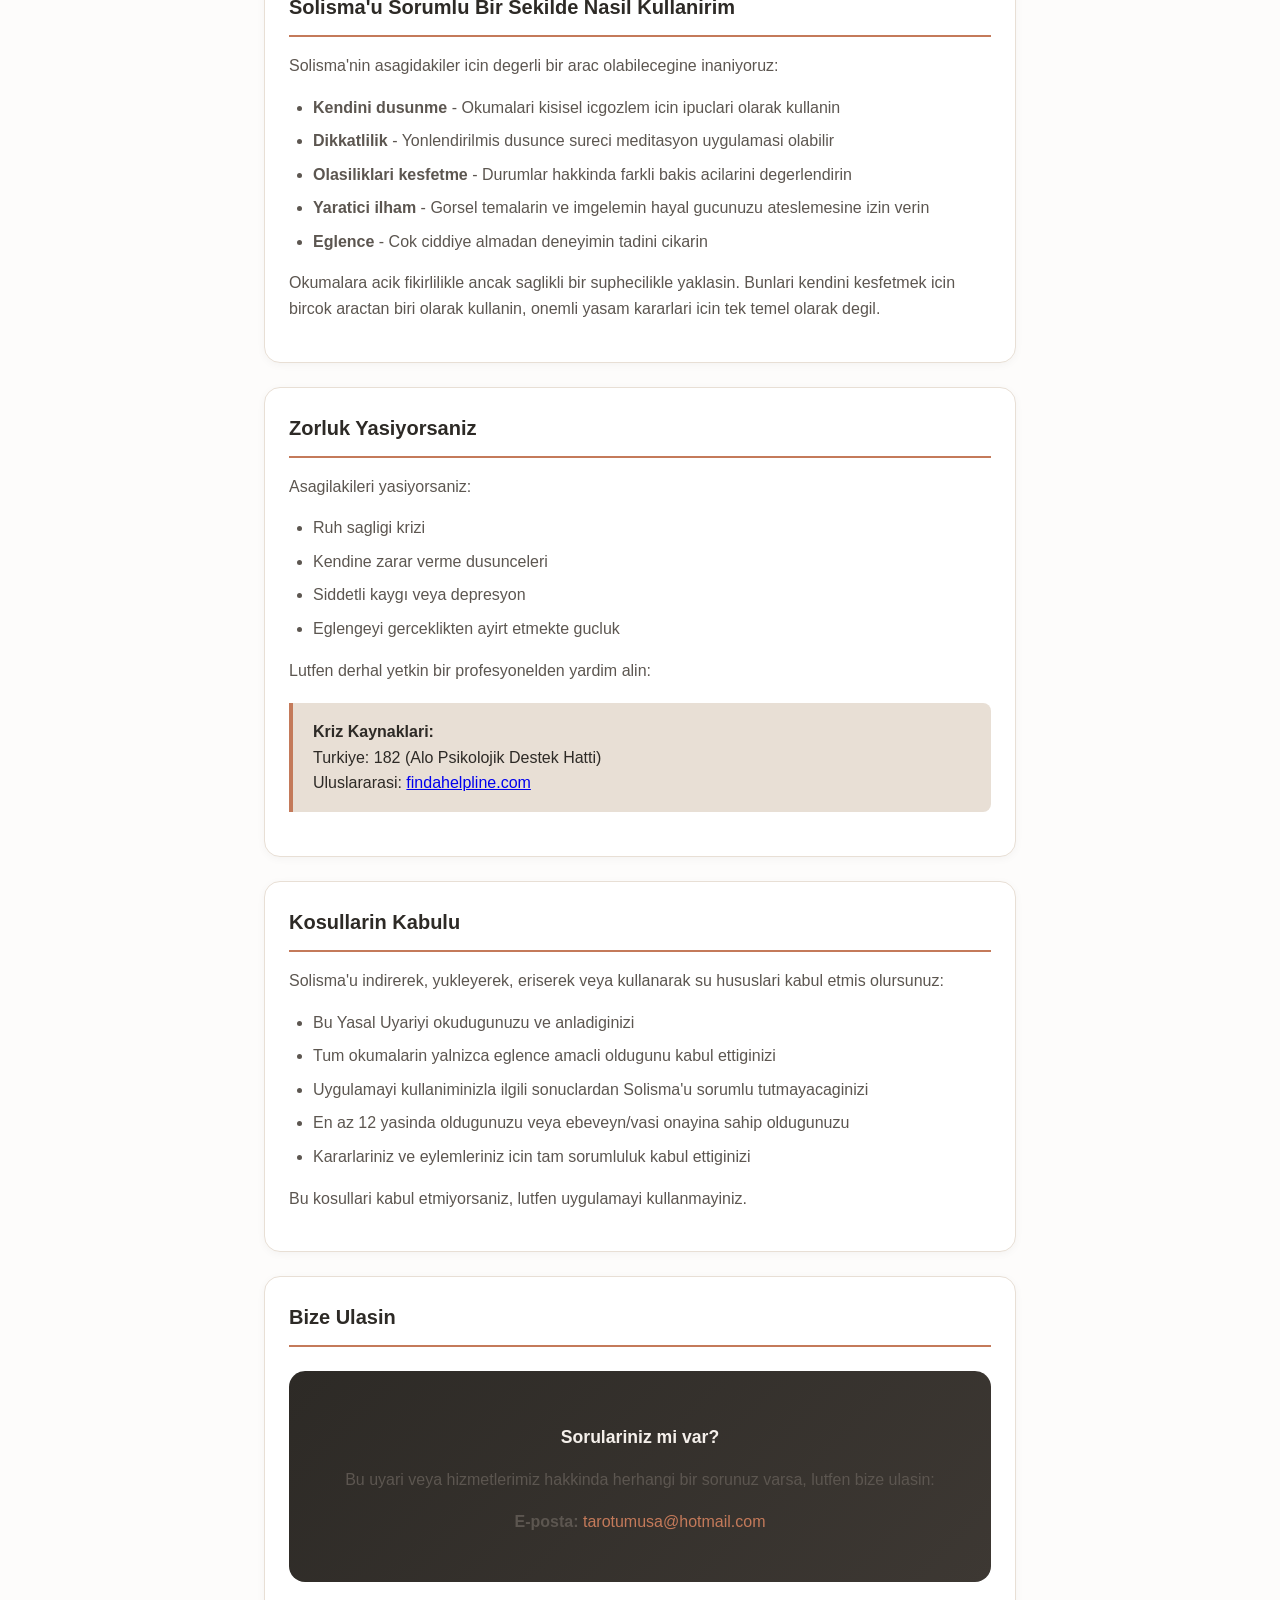
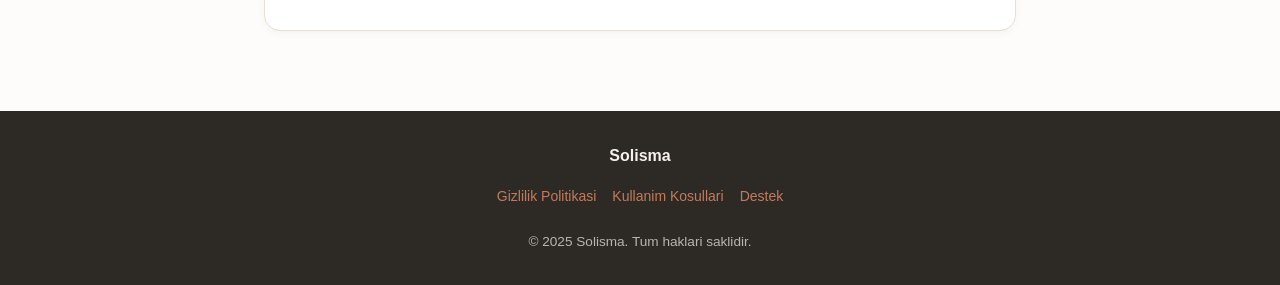
<file: tr/disclaimer.html>
<!DOCTYPE html>
<html lang="tr">
<head>
  <meta charset="UTF-8">
  <meta name="viewport" content="width=device-width, initial-scale=1.0">
  <title>Yasal Uyari - Solisma</title>
  <link rel="stylesheet" href="../css/style.css">
  <meta name="description" content="Solisma kisisel icgoru okumalari ve yapay zeka destekli rehberlik hakkinda onemli yasal uyari. Yalnizca eglence amaciyla.">
</head>
<body>
  <header>
    <h1>Yasal Uyari</h1>
    <p class="subtitle">Solisma</p>
    <p class="last-updated">Son Guncelleme: Ocak 2025</p>
    <div class="lang-switcher">
      <a href="../en/disclaimer.html">English</a>
      <a href="#" class="active">Turkce</a>
    </div>
  </header>

  <nav>
    <ul>
      <li><a href="../index.html">Ana Sayfa</a></li>
      <li><a href="privacy-policy.html">Gizlilik Politikasi</a></li>
      <li><a href="terms-of-service.html">Kullanim Kosullari</a></li>
      <li><a href="support.html">Destek</a></li>
      <li><a href="disclaimer.html" class="active">Yasal Uyari</a></li>
    </ul>
  </nav>

  <main class="container">
    <section>
      <h2>Yalnizca Eglence Amaciyla</h2>
      <div class="warning-box">
        <p><strong>ONEMLI:</strong> Solisma tarafindan saglanan tum yapay zeka tarafindan uretilen okumalar, kisisel icgoruler ve yorumlar <strong>YALNIZCA EGLENCE AMACIYLA</strong> sunulmaktadir.</p>
      </div>
      <p>Solisma'u kullanarak, bu uygulama araciligiyla saglanan okumalarin ve icgorulerin gercek, gercege uygun veya gelecek olaylarinin kesin tahminleri olarak alinmamasi gerektigini kabul ve beyan etmis olursunuz.</p>
    </section>

    <section>
      <h2>Profesyonel Tavsiye Degildir</h2>
      <p>Solisma tarafindan saglanan icerik asagilakilerin <strong>YERINE GECMEZ</strong>:</p>
      <ul>
        <li><strong>Tibbi Tavsiye</strong> - Saglik kosullari hakkinda teshis koymak, tedavi etmek veya karar vermek icin okumalari kullanmayin. Tibbi endiseler icin her zaman lisansli bir saglik profesyoneline danisin.</li>
        <li><strong>Hukuki Tavsiye</strong> - Hukuki konular icin okumalara guvenmeyin. Hukuki sorular icin yetkin bir avukata danisin.</li>
        <li><strong>Finansal Tavsiye</strong> - Okumalara dayanarak yatirim, is veya finansal kararlar vermeyin. Yetkin bir mali danisman rehberligine basvurun.</li>
        <li><strong>Psikolojik veya Ruh Sagligi Tavsiyesi</strong> - Ruh sagligi sorunlari yasiyorsaniz, lutfen lisansli bir ruh sagligi uzmani ile gorusun.</li>
        <li><strong>Iliski Danismanligi</strong> - Okumalarimiz iliski temalarini arastirsa da, profesyonel iliski danismanligi veya terapinin yerini tutmaz.</li>
      </ul>
    </section>

    <section>
      <h2>Yapay Zeka Tarafindan Uretilen Icerik</h2>
      <p>Solisma'daki tum okumalar yapay zeka (AI) teknolojisi kullanilarak uretilmektedir. Bu su anlama gelir:</p>
      <ul>
        <li>Okumalar sorulariniza ve oturum girdilerinize gore algoritmik olarak uretilir</li>
        <li>Yapay zeka dogaustu veya psisik yeteneklere sahip degildir</li>
        <li>Yorumlar, yapay zeka dil modelleri araciligiyla islenen sembolik arketiplere dayanmaktadir</li>
        <li>Sonuclar degiskenlik gosterebilir ve durumunuz icin dogru veya uygulanabilir oldugu garanti edilmez</li>
      </ul>
      <p>Yapay zeka, kendini dusunmeye ilham vermek ve eglence saglamak icin kisisellestirilmis icerik olusturur; gercek gelecek olaylarini tahmin etmek icin degil.</p>
    </section>

    <section>
      <h2>Garanti Yoktur</h2>
      <p>Asagidakiler konusunda hicbir garanti, temsil veya taahhut vermiyoruz:</p>
      <ul>
        <li>Herhangi bir okuma veya tahminin dogrulugu</li>
        <li>Tahmin edilen olaylarin gerceklesmesi</li>
        <li>Herhangi bir tavsiye veya rehberligin ozel durumunuza uygulanabilirligi</li>
        <li>Okumalara dayali olarak verilen kararlarin sonuclari</li>
      </ul>
      <p>Sembolik icgoru uygulamalari uzun geleneklere sahiptir, ancak kisisel inanc konulari olmaya devam eder ve bu sekilde yaklalasilmalidir.</p>
    </section>

    <section>
      <h2>Kisisel Sorumluluk</h2>
      <div class="highlight-box">
        <p>Solisma araciligiyla elde edilen bilgilere dayanarak verdiginiz tum kararlardan ve gerceklestirdiginiz tum eylemlerden yalnizca siz sorumlusunuz.</p>
      </div>
      <p>Sizi su konularda tesvik ediyoruz:</p>
      <ul>
        <li>Okumalari mutlak rehberlik olarak degil, kendini dusunme araci olarak kullanin</li>
        <li>Onemli kararlar vermeden once birden fazla bakis acisini degerlendirin</li>
        <li>Ciddi konular icin uygun profesyonellere danisin</li>
        <li>Kendi yargi ve sezginize guvenin</li>
        <li>Ozgur iradeniz oldugunu ve kendi geleceginizi sekillendirme gucune sahip olduguzunu hatirlayinç</li>
      </ul>
    </section>

    <section>
      <h2>Yas Gereksinimi</h2>
      <p>Solisma 12+ olarak derecelendirilmistir ve 12 yas ve uzerindeki kullanicilar icin tasarlanmistir.</p>
      <ul>
        <li>18 yasin altindaki kullanicilar ebeveyn veya vasi onayina sahip olmalidir</li>
        <li>Ebeveynler ve vasiler, uygulama okumalarinin eglence niteligi hakkinda genc kullanicilarla konusmaya tesvik edilir</li>
        <li>Uygulama 12 yasin altindaki cocuklar icin tasarlanmamistir</li>
      </ul>
    </section>

    <section>
      <h2>Sorumluluk Sinirlamasi</h2>
      <p>Yasalarin izin verdigi azami olcude, Solisma, gelistiricileri, bagli kuruluslari ve ortaklari asagidakilerden sorumlu tutulamaz:</p>
      <ul>
        <li>Okumalarin kullanimindan kaynaklanan zararlar, kayiplar veya olumsuz sonuclar</li>
        <li>Uygulama tarafindan saglanan bilgilere dayali olarak verilen kararlar</li>
        <li>Okuma icerigiyle ilgili duygusal sikinti</li>
        <li>Herhangi bir dolayli, sonuc olarak ortaya cikan veya arizi zararlar</li>
      </ul>
      <p>Solisma'u kullanarak, bu uygulamanin olusturulmasi ve isletilmesiyle iliskili tum taraflari sorumluluktan muaf tutmayi ve serbest birakmay kabul etmis olursunuz.</p>
    </section>

    <section>
      <h2>Solisma'u Sorumlu Bir Sekilde Nasil Kullanirim</h2>
      <p>Solisma'nin asagidakiler icin degerli bir arac olabilecegine inaniyoruz:</p>
      <ul>
        <li><strong>Kendini dusunme</strong> - Okumalari kisisel icgozlem icin ipuclari olarak kullanin</li>
        <li><strong>Dikkatlilik</strong> - Yonlendirilmis dusunce sureci meditasyon uygulamasi olabilir</li>
        <li><strong>Olasiliklari kesfetme</strong> - Durumlar hakkinda farkli bakis acilarini degerlendirin</li>
        <li><strong>Yaratici ilham</strong> - Gorsel temalarin ve imgelemin hayal gucunuzu ateslemesine izin verin</li>
        <li><strong>Eglence</strong> - Cok ciddiye almadan deneyimin tadini cikarin</li>
      </ul>
      <p>Okumalara acik fikirlilikle ancak saglikli bir suphecilikle yaklasin. Bunlari kendini kesfetmek icin bircok aractan biri olarak kullanin, onemli yasam kararlari icin tek temel olarak degil.</p>
    </section>

    <section>
      <h2>Zorluk Yasiyorsaniz</h2>
      <p>Asagilakileri yasiyorsaniz:</p>
      <ul>
        <li>Ruh sagligi krizi</li>
        <li>Kendine zarar verme dusunceleri</li>
        <li>Siddetli kaygı veya depresyon</li>
        <li>Eglengeyi gerceklikten ayirt etmekte gucluk</li>
      </ul>
      <p>Lutfen derhal yetkin bir profesyonelden yardim alin:</p>
      <div class="highlight-box">
        <p><strong>Kriz Kaynaklari:</strong></p>
        <p>Turkiye: 182 (Alo Psikolojik Destek Hatti)</p>
        <p>Uluslararasi: <a href="https://findahelpline.com" target="_blank">findahelpline.com</a></p>
      </div>
    </section>

    <section>
      <h2>Kosullarin Kabulu</h2>
      <p>Solisma'u indirerek, yukleyerek, eriserek veya kullanarak su hususlari kabul etmis olursunuz:</p>
      <ul>
        <li>Bu Yasal Uyariyi okudugunuzu ve anladiginizi</li>
        <li>Tum okumalarin yalnizca eglence amacli oldugunu kabul ettiginizi</li>
        <li>Uygulamayi kullaniminizla ilgili sonuclardan Solisma'u sorumlu tutmayacaginizi</li>
        <li>En az 12 yasinda oldugunuzu veya ebeveyn/vasi onayina sahip oldugunuzu</li>
        <li>Kararlariniz ve eylemleriniz icin tam sorumluluk kabul ettiginizi</li>
      </ul>
      <p>Bu kosullari kabul etmiyorsaniz, lutfen uygulamayi kullanmayiniz.</p>
    </section>

    <section>
      <h2>Bize Ulasin</h2>
      <div class="contact-card">
        <h3>Sorulariniz mi var?</h3>
        <p>Bu uyari veya hizmetlerimiz hakkinda herhangi bir sorunuz varsa, lutfen bize ulasin:</p>
        <p><strong>E-posta:</strong> <a href="mailto:tarotumusa@hotmail.com">tarotumusa@hotmail.com</a></p>
      </div>
    </section>
  </main>

  <footer>
    <p><strong>Solisma</strong></p>
    <div class="footer-links">
      <a href="privacy-policy.html">Gizlilik Politikasi</a>
      <a href="terms-of-service.html">Kullanim Kosullari</a>
      <a href="support.html">Destek</a>
    </div>
    <p class="copyright">&copy; 2025 Solisma. Tum haklari saklidir.</p>
  </footer>
</body>
</html>
</file>
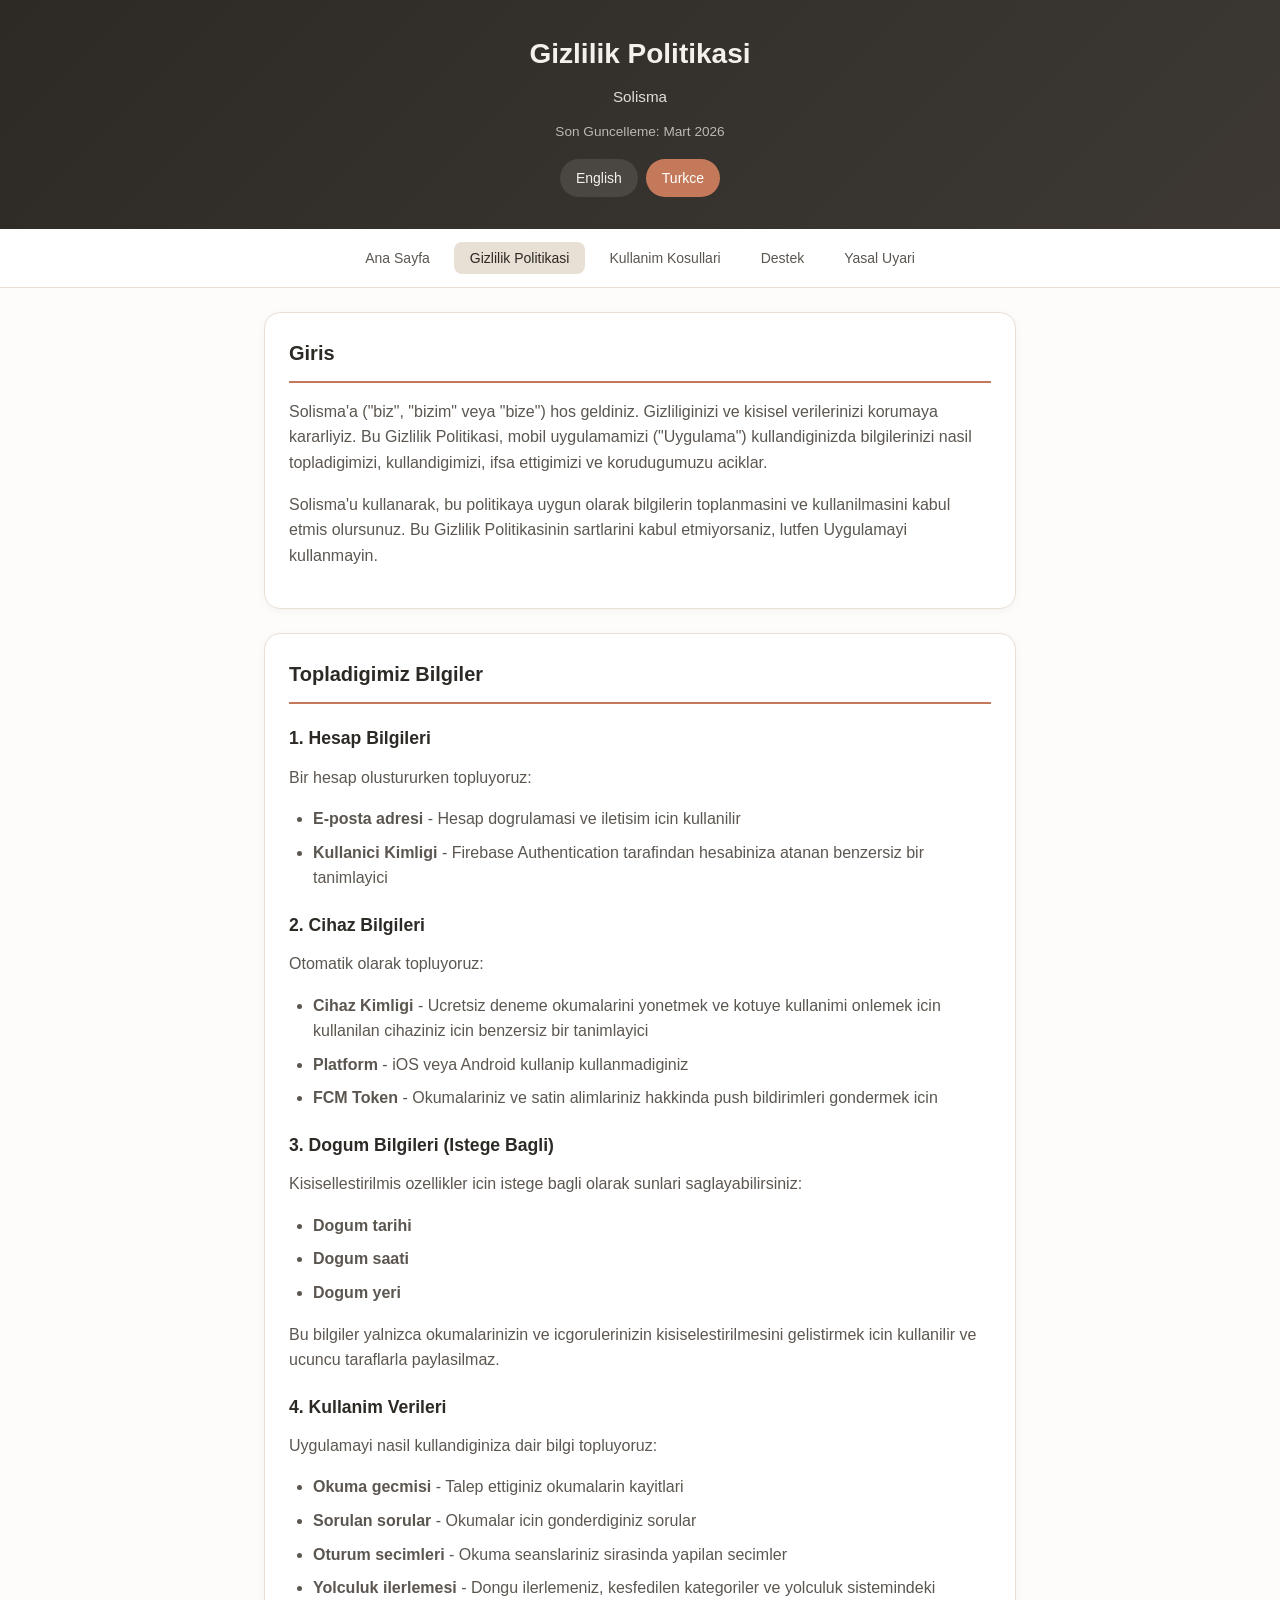
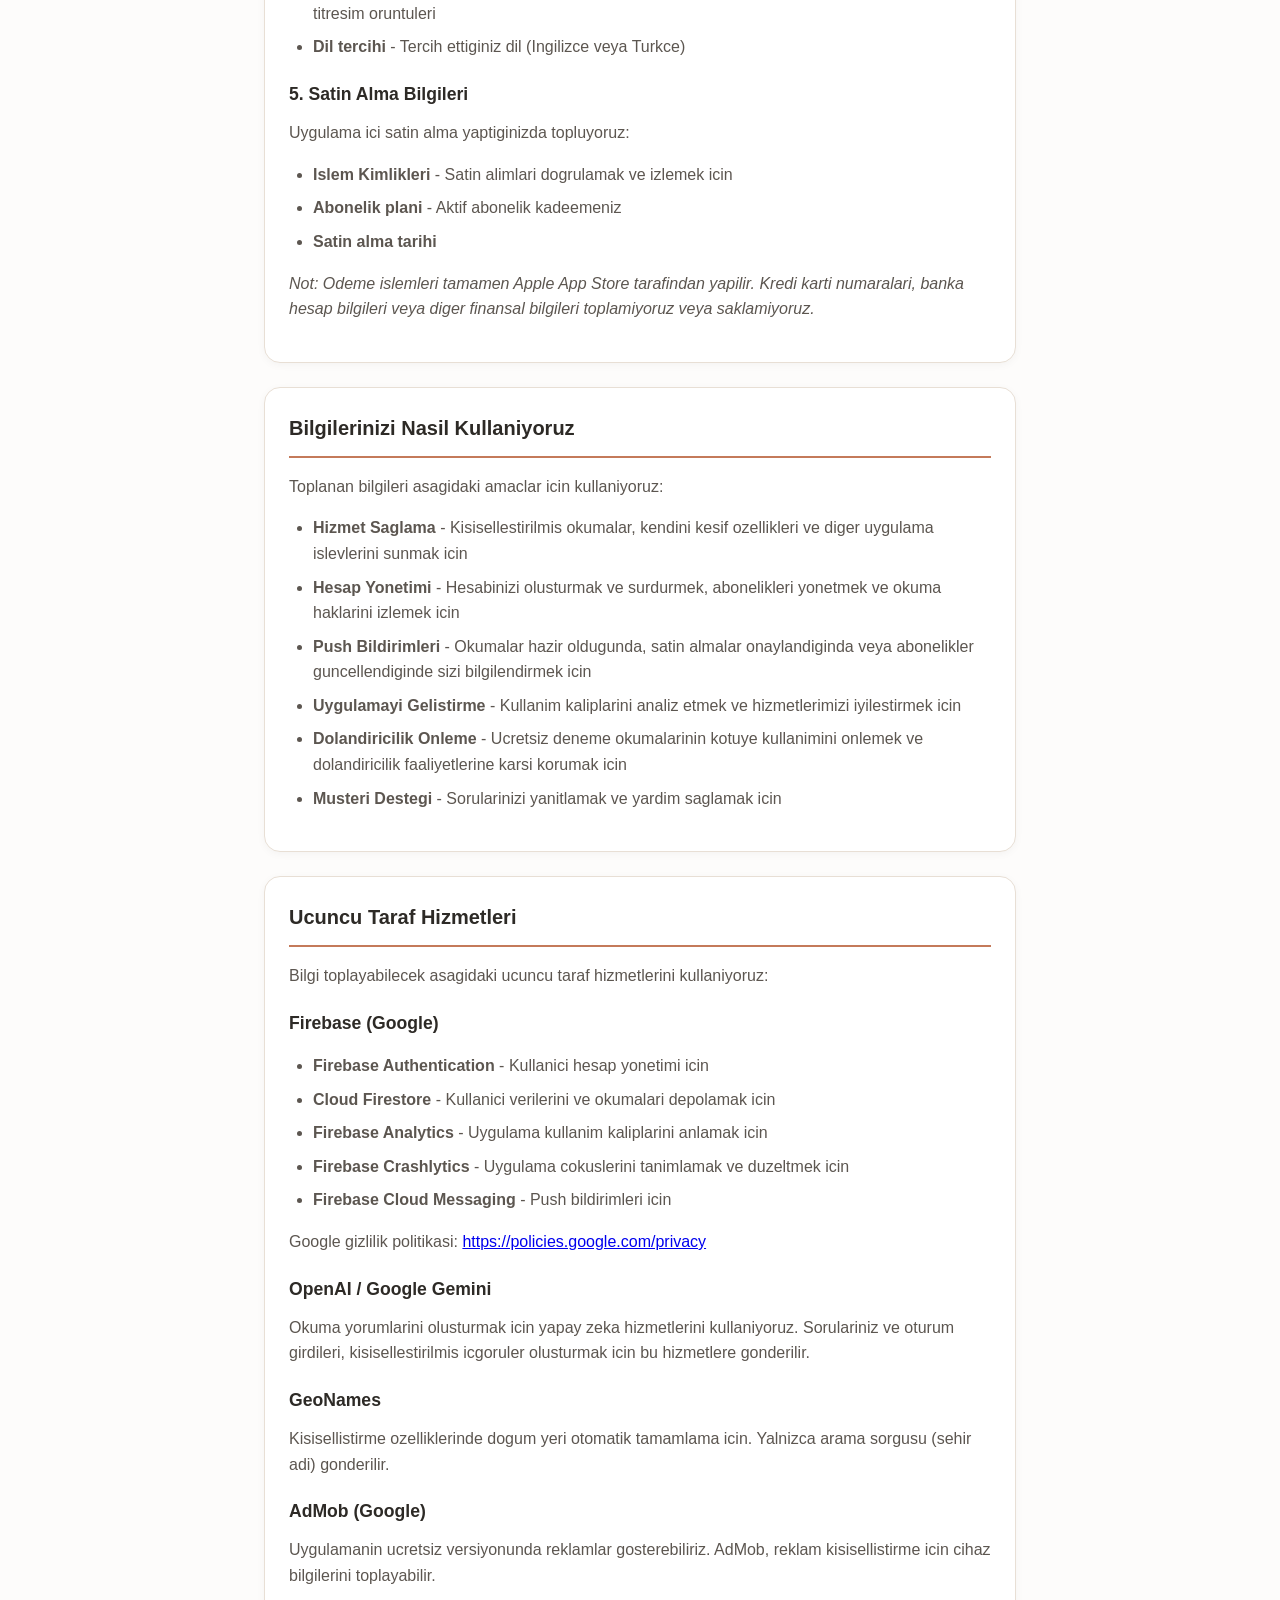
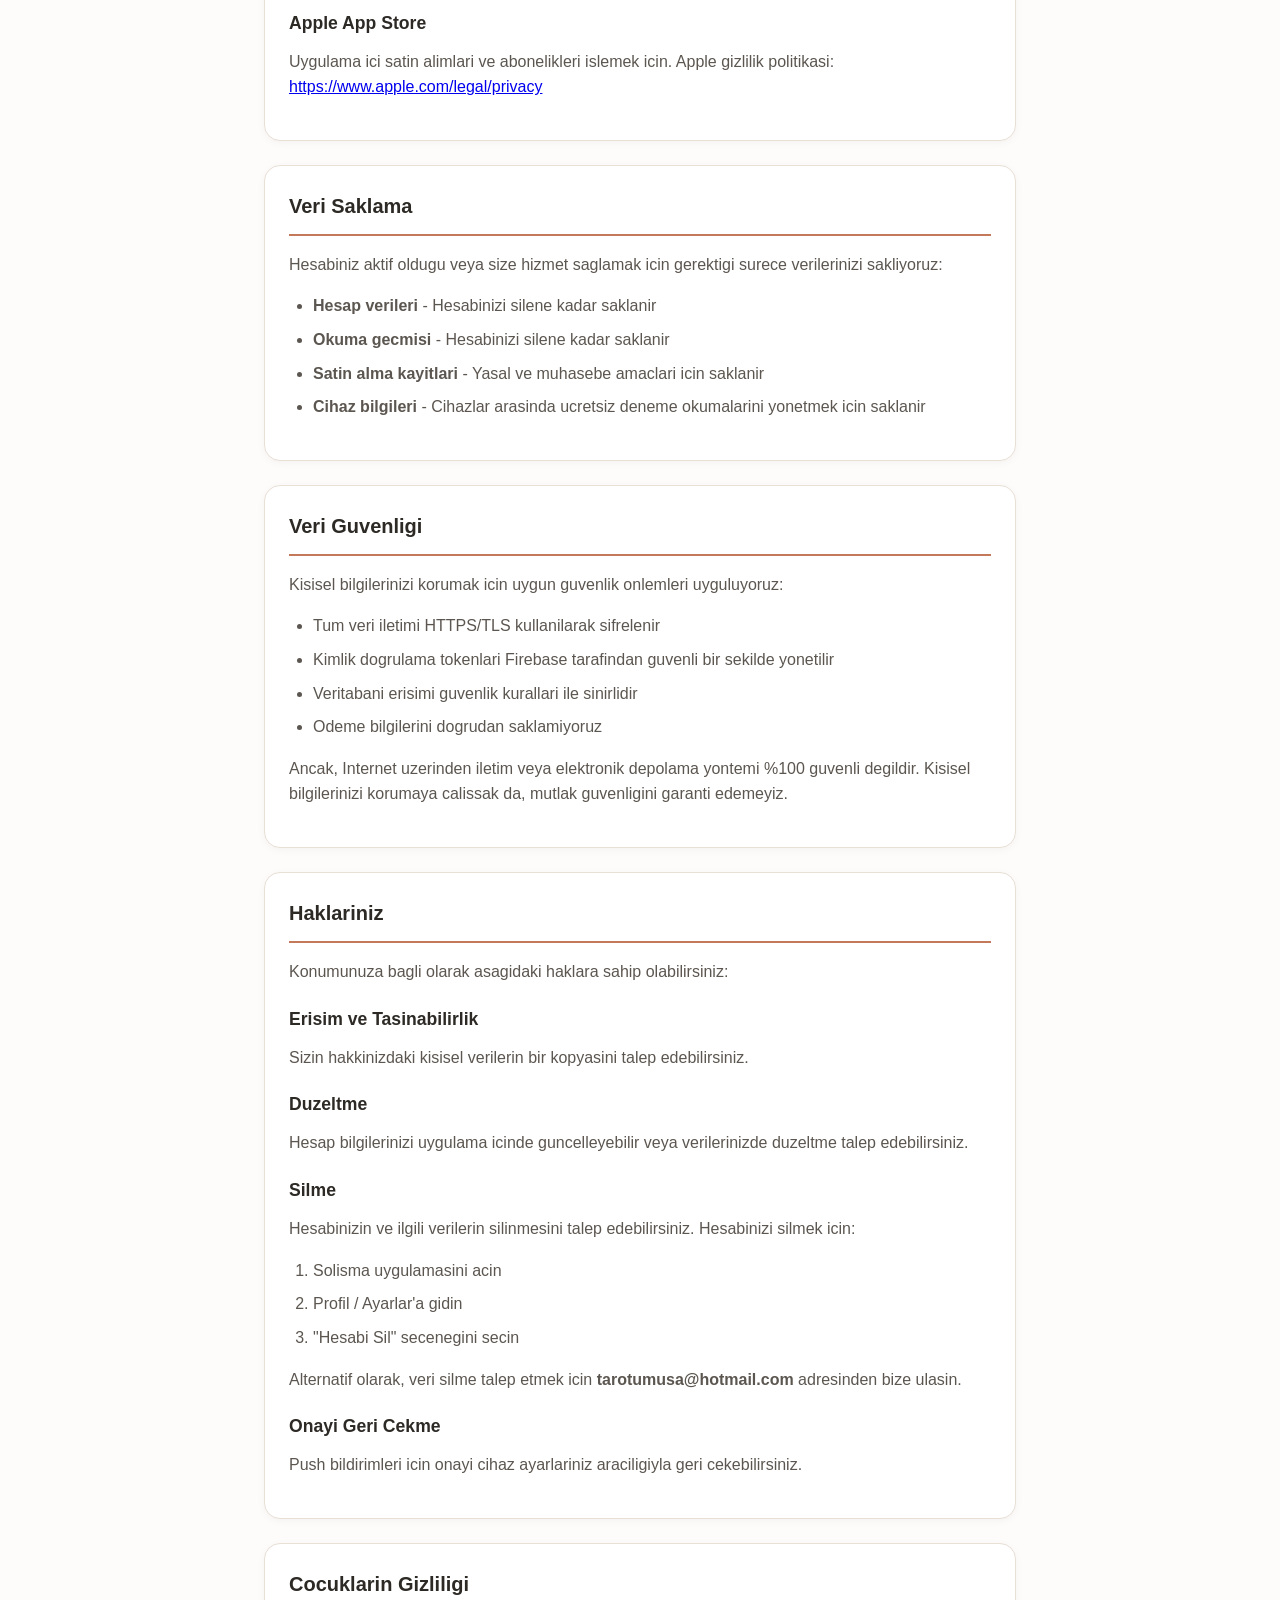
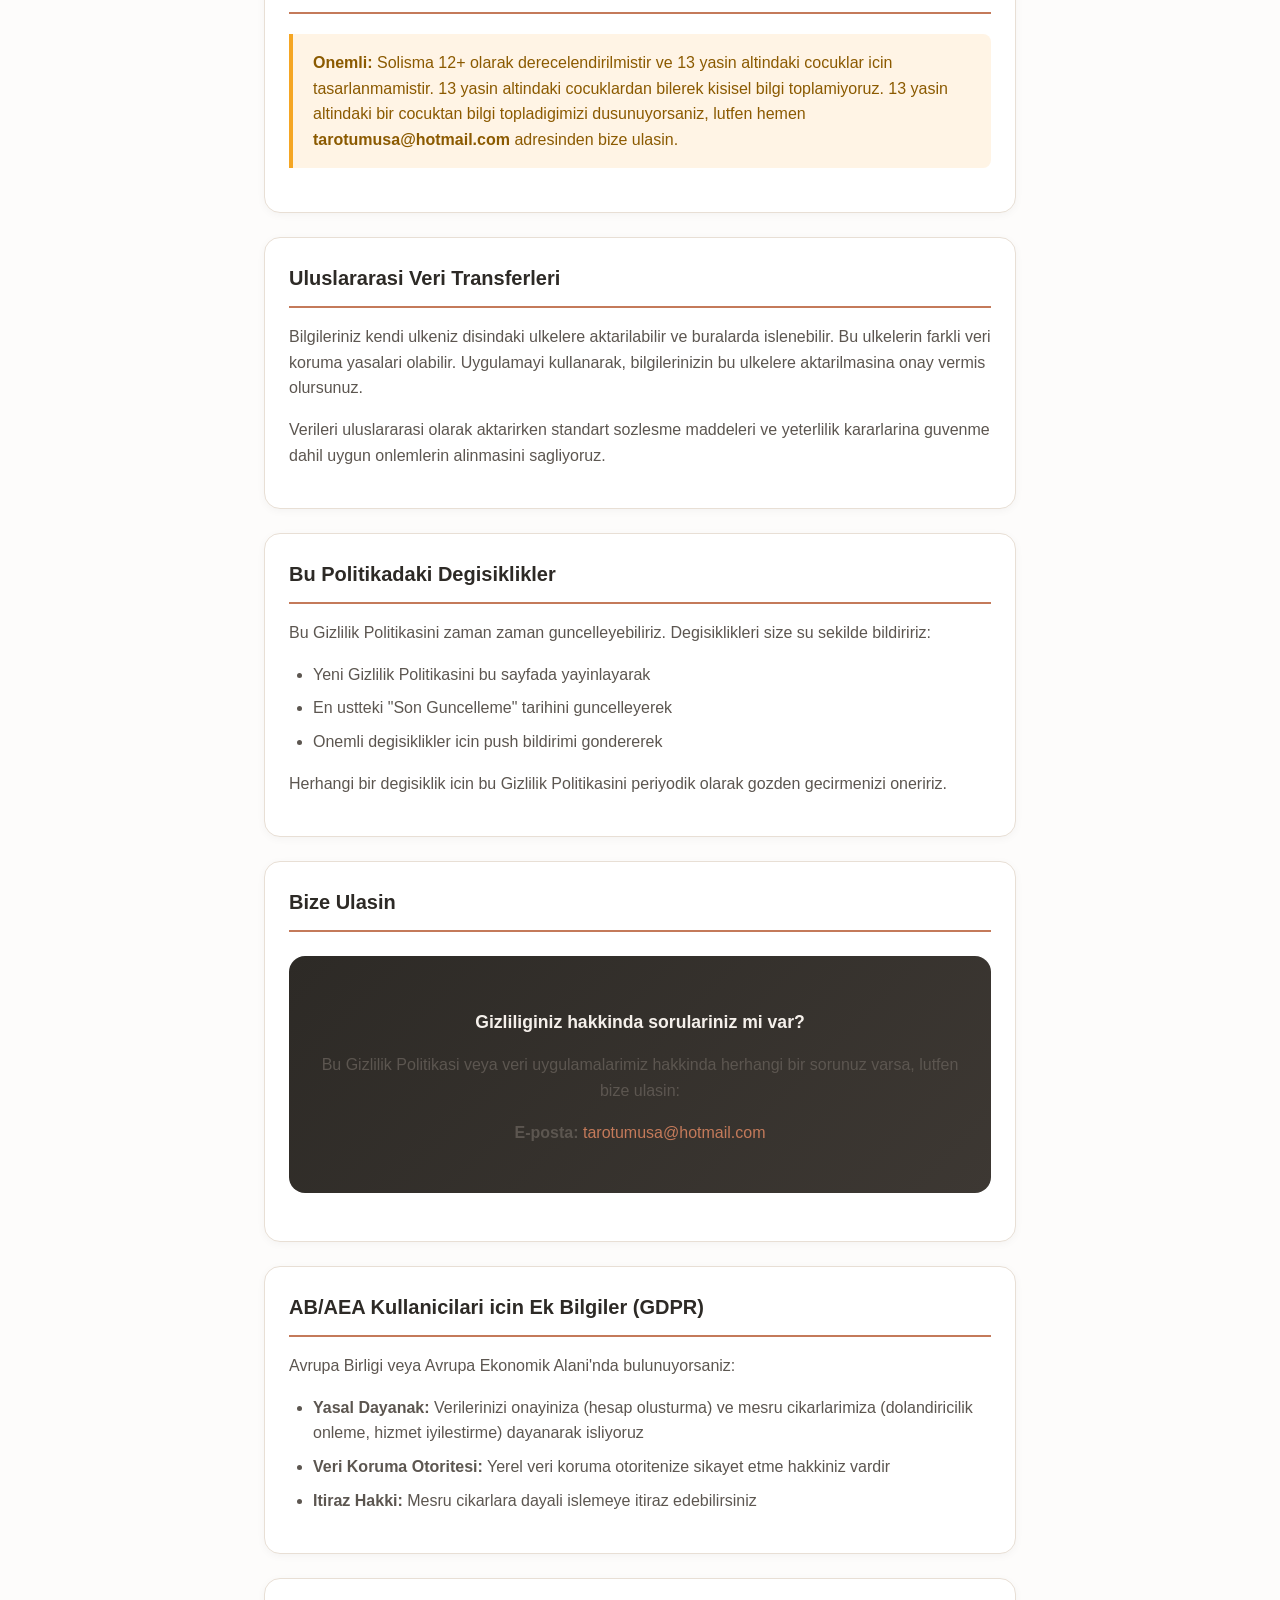
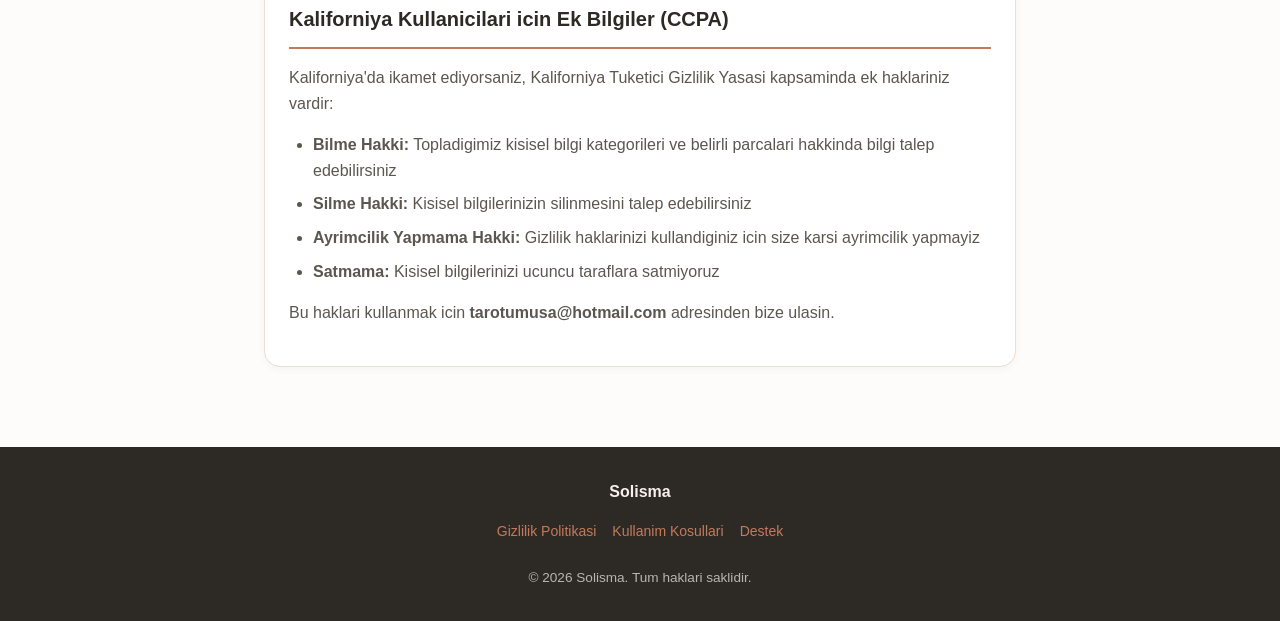
<file: tr/privacy-policy.html>
<!DOCTYPE html>
<html lang="tr">
<head>
  <meta charset="UTF-8">
  <meta name="viewport" content="width=device-width, initial-scale=1.0">
  <title>Gizlilik Politikasi - Solisma</title>
  <link rel="stylesheet" href="../css/style.css">
  <meta name="description" content="Solisma Gizlilik Politikasi - Kisisel verilerinizi nasil topluyoruz, kullaniyoruz ve koruyoruz ogrenin.">
</head>
<body>
  <header>
    <h1>Gizlilik Politikasi</h1>
    <p class="subtitle">Solisma</p>
    <p class="last-updated">Son Guncelleme: Mart 2026</p>
    <div class="lang-switcher">
      <a href="../en/privacy-policy.html">English</a>
      <a href="#" class="active">Turkce</a>
    </div>
  </header>

  <nav>
    <ul>
      <li><a href="../index.html">Ana Sayfa</a></li>
      <li><a href="privacy-policy.html" class="active">Gizlilik Politikasi</a></li>
      <li><a href="terms-of-service.html">Kullanim Kosullari</a></li>
      <li><a href="support.html">Destek</a></li>
      <li><a href="disclaimer.html">Yasal Uyari</a></li>
    </ul>
  </nav>

  <main class="container">
    <section>
      <h2>Giris</h2>
      <p>Solisma'a ("biz", "bizim" veya "bize") hos geldiniz. Gizliliginizi ve kisisel verilerinizi korumaya kararliyiz. Bu Gizlilik Politikasi, mobil uygulamamizi ("Uygulama") kullandiginizda bilgilerinizi nasil topladigimizi, kullandigimizi, ifsa ettigimizi ve korudugumuzu aciklar.</p>
      <p>Solisma'u kullanarak, bu politikaya uygun olarak bilgilerin toplanmasini ve kullanilmasini kabul etmis olursunuz. Bu Gizlilik Politikasinin sartlarini kabul etmiyorsaniz, lutfen Uygulamayi kullanmayin.</p>
    </section>

    <section>
      <h2>Topladigimiz Bilgiler</h2>

      <h3>1. Hesap Bilgileri</h3>
      <p>Bir hesap olustururken topluyoruz:</p>
      <ul>
        <li><strong>E-posta adresi</strong> - Hesap dogrulamasi ve iletisim icin kullanilir</li>
        <li><strong>Kullanici Kimligi</strong> - Firebase Authentication tarafindan hesabiniza atanan benzersiz bir tanimlayici</li>
      </ul>

      <h3>2. Cihaz Bilgileri</h3>
      <p>Otomatik olarak topluyoruz:</p>
      <ul>
        <li><strong>Cihaz Kimligi</strong> - Ucretsiz deneme okumalarini yonetmek ve kotuye kullanimi onlemek icin kullanilan cihaziniz icin benzersiz bir tanimlayici</li>
        <li><strong>Platform</strong> - iOS veya Android kullanip kullanmadiginiz</li>
        <li><strong>FCM Token</strong> - Okumalariniz ve satin alimlariniz hakkinda push bildirimleri gondermek icin</li>
      </ul>

      <h3>3. Dogum Bilgileri (Istege Bagli)</h3>
      <p>Kisisellestirilmis ozellikler icin istege bagli olarak sunlari saglayabilirsiniz:</p>
      <ul>
        <li><strong>Dogum tarihi</strong></li>
        <li><strong>Dogum saati</strong></li>
        <li><strong>Dogum yeri</strong></li>
      </ul>
      <p>Bu bilgiler yalnizca okumalarinizin ve icgorulerinizin kisiselestirilmesini gelistirmek icin kullanilir ve ucuncu taraflarla paylasilmaz.</p>

      <h3>4. Kullanim Verileri</h3>
      <p>Uygulamayi nasil kullandiginiza dair bilgi topluyoruz:</p>
      <ul>
        <li><strong>Okuma gecmisi</strong> - Talep ettiginiz okumalarin kayitlari</li>
        <li><strong>Sorulan sorular</strong> - Okumalar icin gonderdiginiz sorular</li>
        <li><strong>Oturum secimleri</strong> - Okuma seanslariniz sirasinda yapilan secimler</li>
        <li><strong>Yolculuk ilerlemesi</strong> - Dongu ilerlemeniz, kesfedilen kategoriler ve yolculuk sistemindeki titresim oruntuleri</li>
        <li><strong>Dil tercihi</strong> - Tercih ettiginiz dil (Ingilizce veya Turkce)</li>
      </ul>

      <h3>5. Satin Alma Bilgileri</h3>
      <p>Uygulama ici satin alma yaptiginizda topluyoruz:</p>
      <ul>
        <li><strong>Islem Kimlikleri</strong> - Satin alimlari dogrulamak ve izlemek icin</li>
        <li><strong>Abonelik plani</strong> - Aktif abonelik kadeemeniz</li>
        <li><strong>Satin alma tarihi</strong></li>
      </ul>
      <p><em>Not: Odeme islemleri tamamen Apple App Store tarafindan yapilir. Kredi karti numaralari, banka hesap bilgileri veya diger finansal bilgileri toplamiyoruz veya saklamiyoruz.</em></p>
    </section>

    <section>
      <h2>Bilgilerinizi Nasil Kullaniyoruz</h2>
      <p>Toplanan bilgileri asagidaki amaclar icin kullaniyoruz:</p>
      <ul>
        <li><strong>Hizmet Saglama</strong> - Kisisellestirilmis okumalar, kendini kesif ozellikleri ve diger uygulama islevlerini sunmak icin</li>
        <li><strong>Hesap Yonetimi</strong> - Hesabinizi olusturmak ve surdurmek, abonelikleri yonetmek ve okuma haklarini izlemek icin</li>
        <li><strong>Push Bildirimleri</strong> - Okumalar hazir oldugunda, satin almalar onaylandiginda veya abonelikler guncellendiginde sizi bilgilendirmek icin</li>
        <li><strong>Uygulamayi Gelistirme</strong> - Kullanim kaliplarini analiz etmek ve hizmetlerimizi iyilestirmek icin</li>
        <li><strong>Dolandiricilik Onleme</strong> - Ucretsiz deneme okumalarinin kotuye kullanimini onlemek ve dolandiricilik faaliyetlerine karsi korumak icin</li>
        <li><strong>Musteri Destegi</strong> - Sorularinizi yanitlamak ve yardim saglamak icin</li>
      </ul>
    </section>

    <section>
      <h2>Ucuncu Taraf Hizmetleri</h2>
      <p>Bilgi toplayabilecek asagidaki ucuncu taraf hizmetlerini kullaniyoruz:</p>

      <h3>Firebase (Google)</h3>
      <ul>
        <li><strong>Firebase Authentication</strong> - Kullanici hesap yonetimi icin</li>
        <li><strong>Cloud Firestore</strong> - Kullanici verilerini ve okumalari depolamak icin</li>
        <li><strong>Firebase Analytics</strong> - Uygulama kullanim kaliplarini anlamak icin</li>
        <li><strong>Firebase Crashlytics</strong> - Uygulama cokuslerini tanimlamak ve duzeltmek icin</li>
        <li><strong>Firebase Cloud Messaging</strong> - Push bildirimleri icin</li>
      </ul>
      <p>Google gizlilik politikasi: <a href="https://policies.google.com/privacy" target="_blank">https://policies.google.com/privacy</a></p>

      <h3>OpenAI / Google Gemini</h3>
      <p>Okuma yorumlarini olusturmak icin yapay zeka hizmetlerini kullaniyoruz. Sorulariniz ve oturum girdileri, kisisellestirilmis icgoruler olusturmak icin bu hizmetlere gonderilir.</p>

      <h3>GeoNames</h3>
      <p>Kisisellistirme ozelliklerinde dogum yeri otomatik tamamlama icin. Yalnizca arama sorgusu (sehir adi) gonderilir.</p>

      <h3>AdMob (Google)</h3>
      <p>Uygulamanin ucretsiz versiyonunda reklamlar gosterebiliriz. AdMob, reklam kisisellistirme icin cihaz bilgilerini toplayabilir.</p>

      <h3>Apple App Store</h3>
      <p>Uygulama ici satin alimlari ve abonelikleri islemek icin. Apple gizlilik politikasi: <a href="https://www.apple.com/legal/privacy" target="_blank">https://www.apple.com/legal/privacy</a></p>
    </section>

    <section>
      <h2>Veri Saklama</h2>
      <p>Hesabiniz aktif oldugu veya size hizmet saglamak icin gerektigi surece verilerinizi sakliyoruz:</p>
      <ul>
        <li><strong>Hesap verileri</strong> - Hesabinizi silene kadar saklanir</li>
        <li><strong>Okuma gecmisi</strong> - Hesabinizi silene kadar saklanir</li>
        <li><strong>Satin alma kayitlari</strong> - Yasal ve muhasebe amaclari icin saklanir</li>
        <li><strong>Cihaz bilgileri</strong> - Cihazlar arasinda ucretsiz deneme okumalarini yonetmek icin saklanir</li>
      </ul>
    </section>

    <section>
      <h2>Veri Guvenligi</h2>
      <p>Kisisel bilgilerinizi korumak icin uygun guvenlik onlemleri uyguluyoruz:</p>
      <ul>
        <li>Tum veri iletimi HTTPS/TLS kullanilarak sifrelenir</li>
        <li>Kimlik dogrulama tokenlari Firebase tarafindan guvenli bir sekilde yonetilir</li>
        <li>Veritabani erisimi guvenlik kurallari ile sinirlidir</li>
        <li>Odeme bilgilerini dogrudan saklamiyoruz</li>
      </ul>
      <p>Ancak, Internet uzerinden iletim veya elektronik depolama yontemi %100 guvenli degildir. Kisisel bilgilerinizi korumaya calissak da, mutlak guvenligini garanti edemeyiz.</p>
    </section>

    <section>
      <h2>Haklariniz</h2>
      <p>Konumunuza bagli olarak asagidaki haklara sahip olabilirsiniz:</p>

      <h3>Erisim ve Tasinabilirlik</h3>
      <p>Sizin hakkinizdaki kisisel verilerin bir kopyasini talep edebilirsiniz.</p>

      <h3>Duzeltme</h3>
      <p>Hesap bilgilerinizi uygulama icinde guncelleyebilir veya verilerinizde duzeltme talep edebilirsiniz.</p>

      <h3>Silme</h3>
      <p>Hesabinizin ve ilgili verilerin silinmesini talep edebilirsiniz. Hesabinizi silmek icin:</p>
      <ol>
        <li>Solisma uygulamasini acin</li>
        <li>Profil / Ayarlar'a gidin</li>
        <li>"Hesabi Sil" secenegini secin</li>
      </ol>
      <p>Alternatif olarak, veri silme talep etmek icin <strong>tarotumusa@hotmail.com</strong> adresinden bize ulasin.</p>

      <h3>Onayi Geri Cekme</h3>
      <p>Push bildirimleri icin onayi cihaz ayarlariniz araciligiyla geri cekebilirsiniz.</p>
    </section>

    <section>
      <h2>Cocuklarin Gizliligi</h2>
      <div class="warning-box">
        <p><strong>Onemli:</strong> Solisma 12+ olarak derecelendirilmistir ve 13 yasin altindaki cocuklar icin tasarlanmamistir. 13 yasin altindaki cocuklardan bilerek kisisel bilgi toplamiyoruz. 13 yasin altindaki bir cocuktan bilgi topladigimizi dusunuyorsaniz, lutfen hemen <strong>tarotumusa@hotmail.com</strong> adresinden bize ulasin.</p>
      </div>
    </section>

    <section>
      <h2>Uluslararasi Veri Transferleri</h2>
      <p>Bilgileriniz kendi ulkeniz disindaki ulkelere aktarilabilir ve buralarda islenebilir. Bu ulkelerin farkli veri koruma yasalari olabilir. Uygulamayi kullanarak, bilgilerinizin bu ulkelere aktarilmasina onay vermis olursunuz.</p>
      <p>Verileri uluslararasi olarak aktarirken standart sozlesme maddeleri ve yeterlilik kararlarina guvenme dahil uygun onlemlerin alinmasini sagliyoruz.</p>
    </section>

    <section>
      <h2>Bu Politikadaki Degisiklikler</h2>
      <p>Bu Gizlilik Politikasini zaman zaman guncelleyebiliriz. Degisiklikleri size su sekilde bildiririz:</p>
      <ul>
        <li>Yeni Gizlilik Politikasini bu sayfada yayinlayarak</li>
        <li>En ustteki "Son Guncelleme" tarihini guncelleyerek</li>
        <li>Onemli degisiklikler icin push bildirimi gondererek</li>
      </ul>
      <p>Herhangi bir degisiklik icin bu Gizlilik Politikasini periyodik olarak gozden gecirmenizi oneririz.</p>
    </section>

    <section>
      <h2>Bize Ulasin</h2>
      <div class="contact-card">
        <h3>Gizliliginiz hakkinda sorulariniz mi var?</h3>
        <p>Bu Gizlilik Politikasi veya veri uygulamalarimiz hakkinda herhangi bir sorunuz varsa, lutfen bize ulasin:</p>
        <p><strong>E-posta:</strong> <a href="mailto:tarotumusa@hotmail.com">tarotumusa@hotmail.com</a></p>
      </div>
    </section>

    <section>
      <h2>AB/AEA Kullanicilari icin Ek Bilgiler (GDPR)</h2>
      <p>Avrupa Birligi veya Avrupa Ekonomik Alani'nda bulunuyorsaniz:</p>
      <ul>
        <li><strong>Yasal Dayanak:</strong> Verilerinizi onayiniza (hesap olusturma) ve mesru cikarlarimiza (dolandiricilik onleme, hizmet iyilestirme) dayanarak isliyoruz</li>
        <li><strong>Veri Koruma Otoritesi:</strong> Yerel veri koruma otoritenize sikayet etme hakkiniz vardir</li>
        <li><strong>Itiraz Hakki:</strong> Mesru cikarlara dayali islemeye itiraz edebilirsiniz</li>
      </ul>
    </section>

    <section>
      <h2>Kaliforniya Kullanicilari icin Ek Bilgiler (CCPA)</h2>
      <p>Kaliforniya'da ikamet ediyorsaniz, Kaliforniya Tuketici Gizlilik Yasasi kapsaminda ek haklariniz vardir:</p>
      <ul>
        <li><strong>Bilme Hakki:</strong> Topladigimiz kisisel bilgi kategorileri ve belirli parcalari hakkinda bilgi talep edebilirsiniz</li>
        <li><strong>Silme Hakki:</strong> Kisisel bilgilerinizin silinmesini talep edebilirsiniz</li>
        <li><strong>Ayrimcilik Yapmama Hakki:</strong> Gizlilik haklarinizi kullandiginiz icin size karsi ayrimcilik yapmayiz</li>
        <li><strong>Satmama:</strong> Kisisel bilgilerinizi ucuncu taraflara satmiyoruz</li>
      </ul>
      <p>Bu haklari kullanmak icin <strong>tarotumusa@hotmail.com</strong> adresinden bize ulasin.</p>
    </section>
  </main>

  <footer>
    <p><strong>Solisma</strong></p>
    <div class="footer-links">
      <a href="privacy-policy.html">Gizlilik Politikasi</a>
      <a href="terms-of-service.html">Kullanim Kosullari</a>
      <a href="support.html">Destek</a>
    </div>
    <p class="copyright">&copy; 2026 Solisma. Tum haklari saklidir.</p>
  </footer>
</body>
</html>
</file>
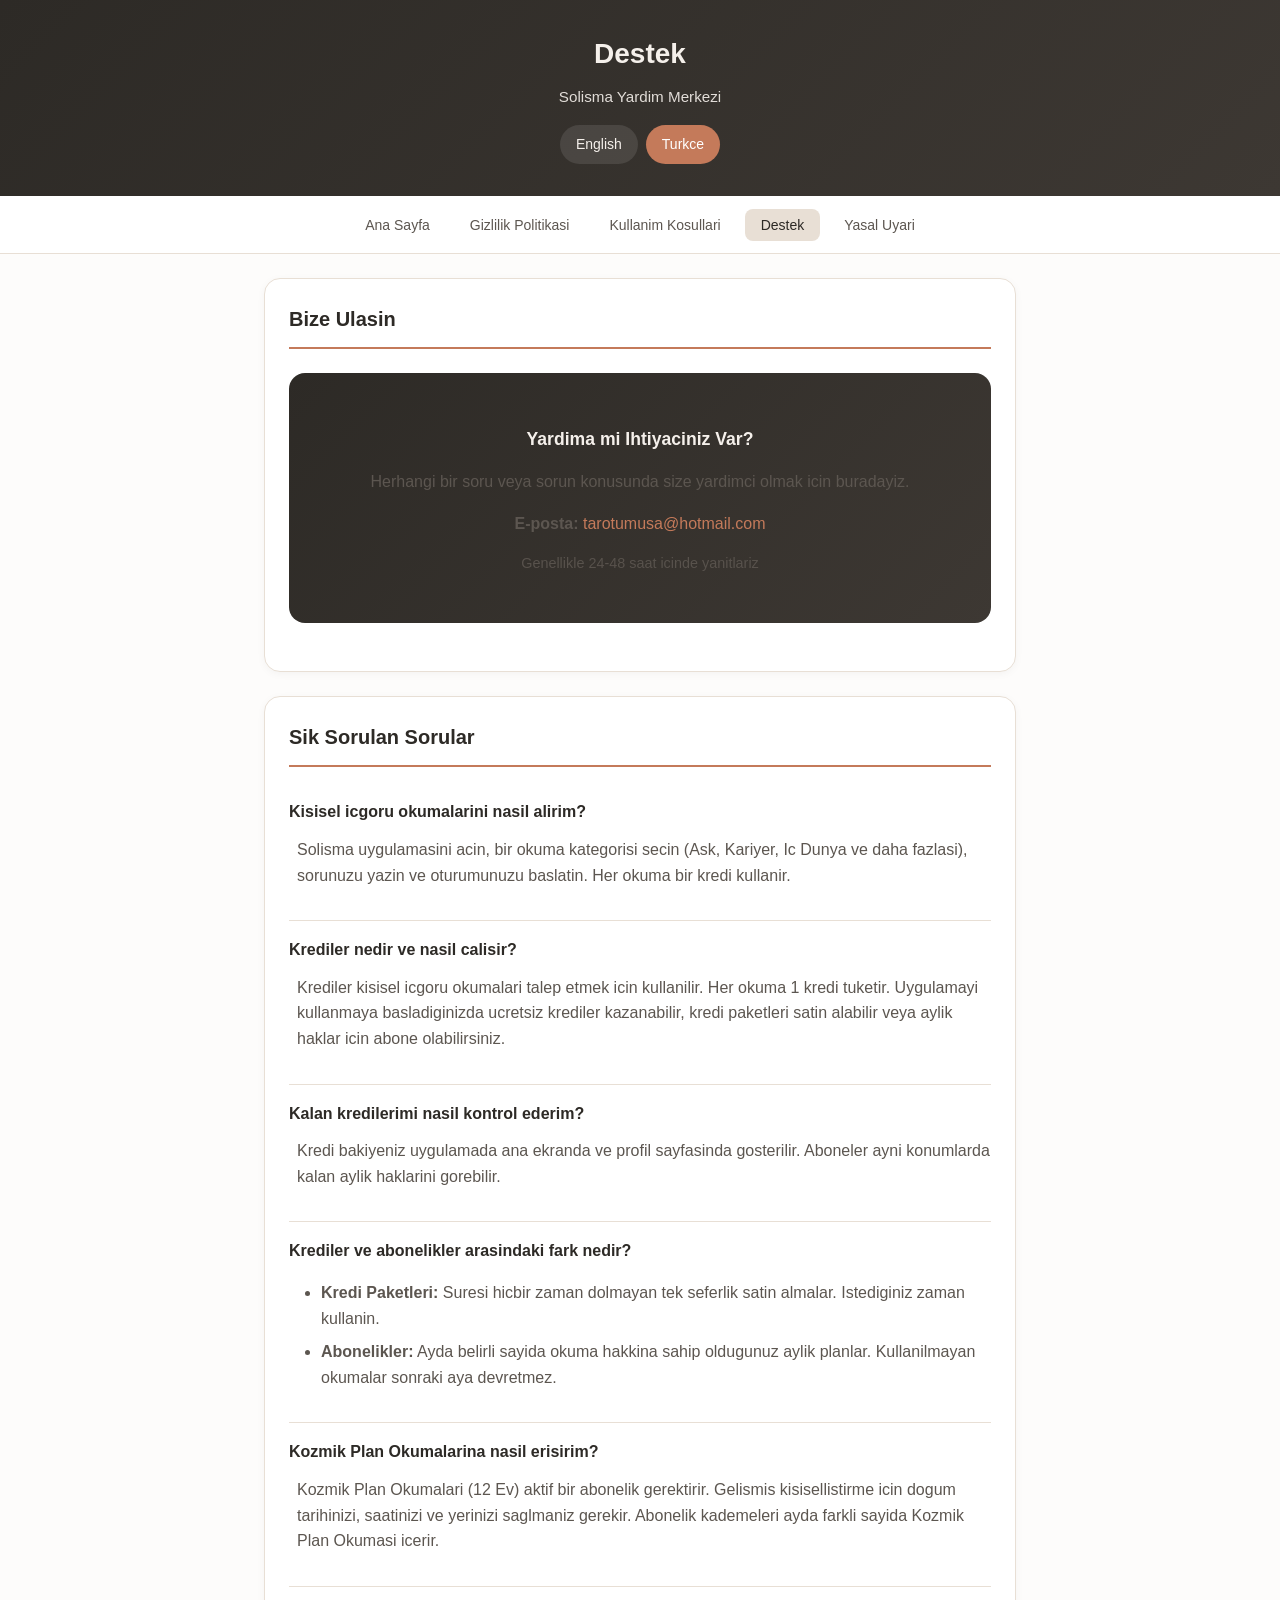
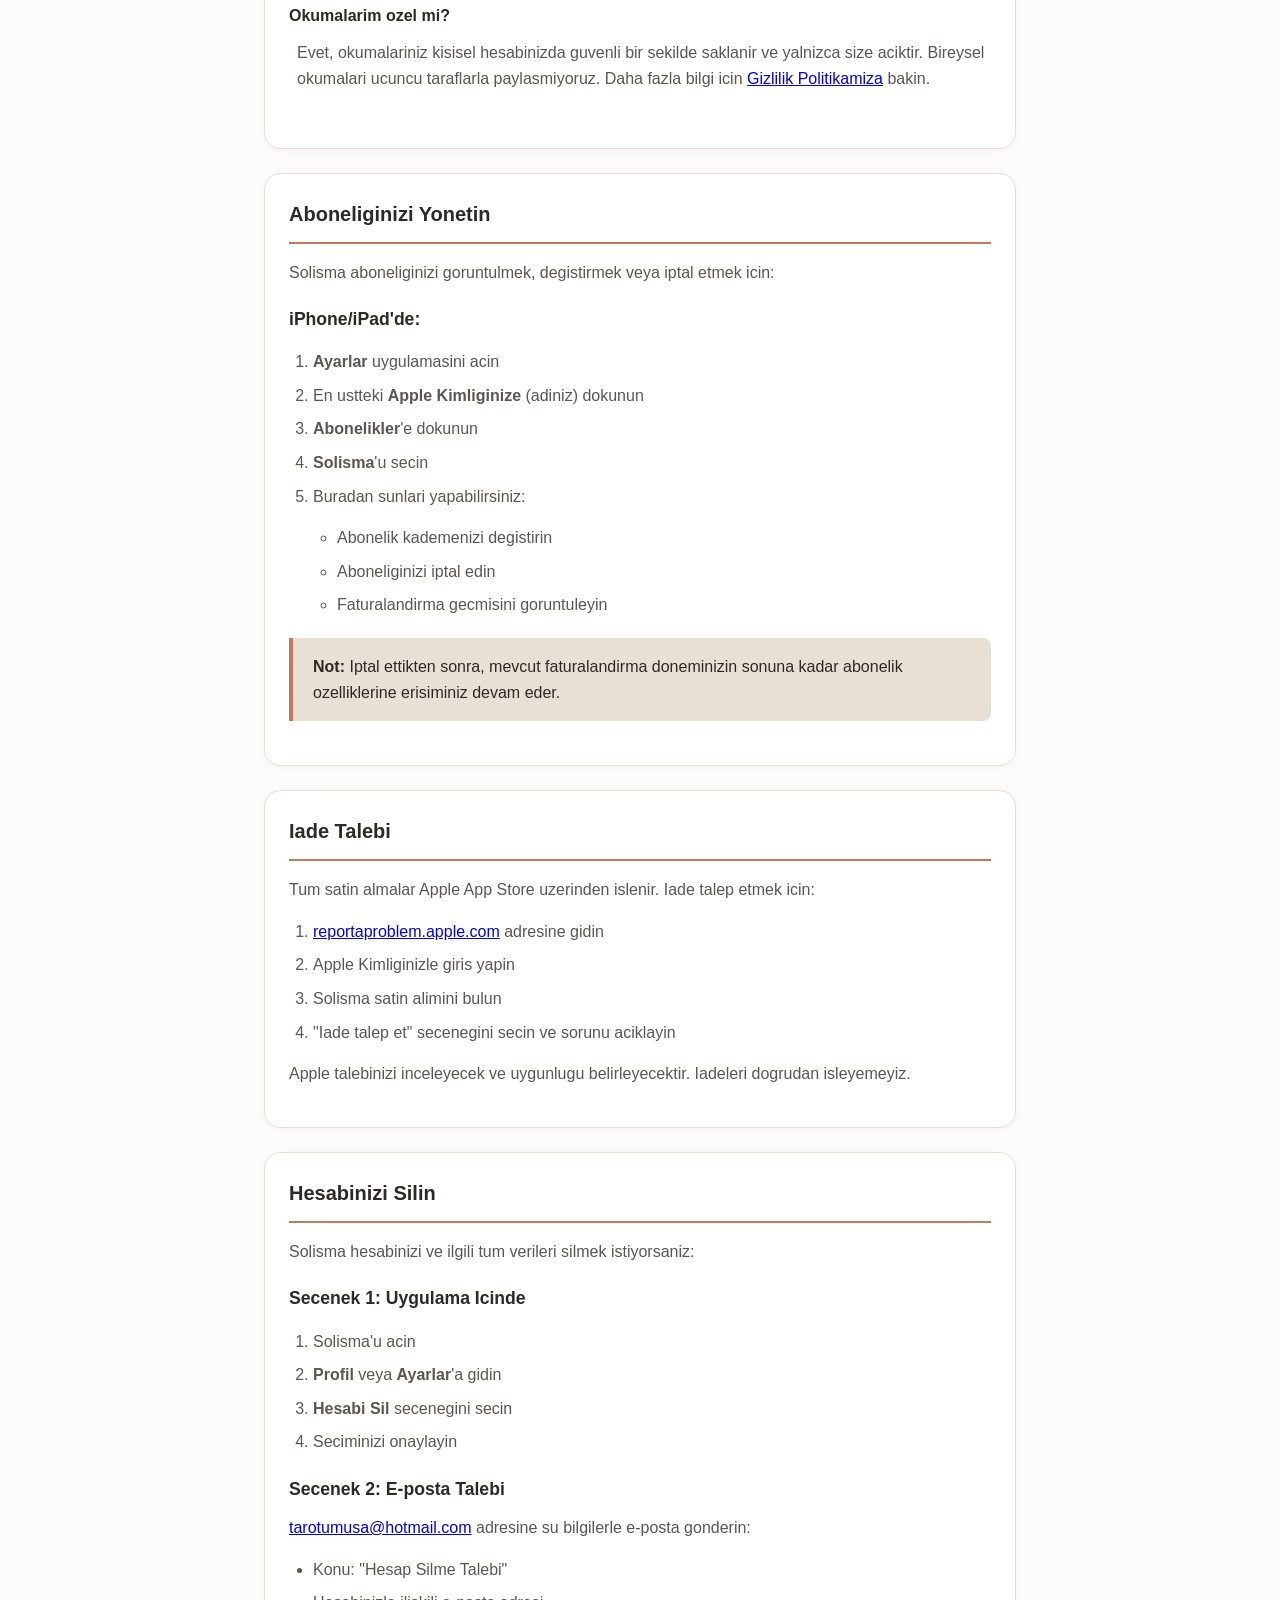
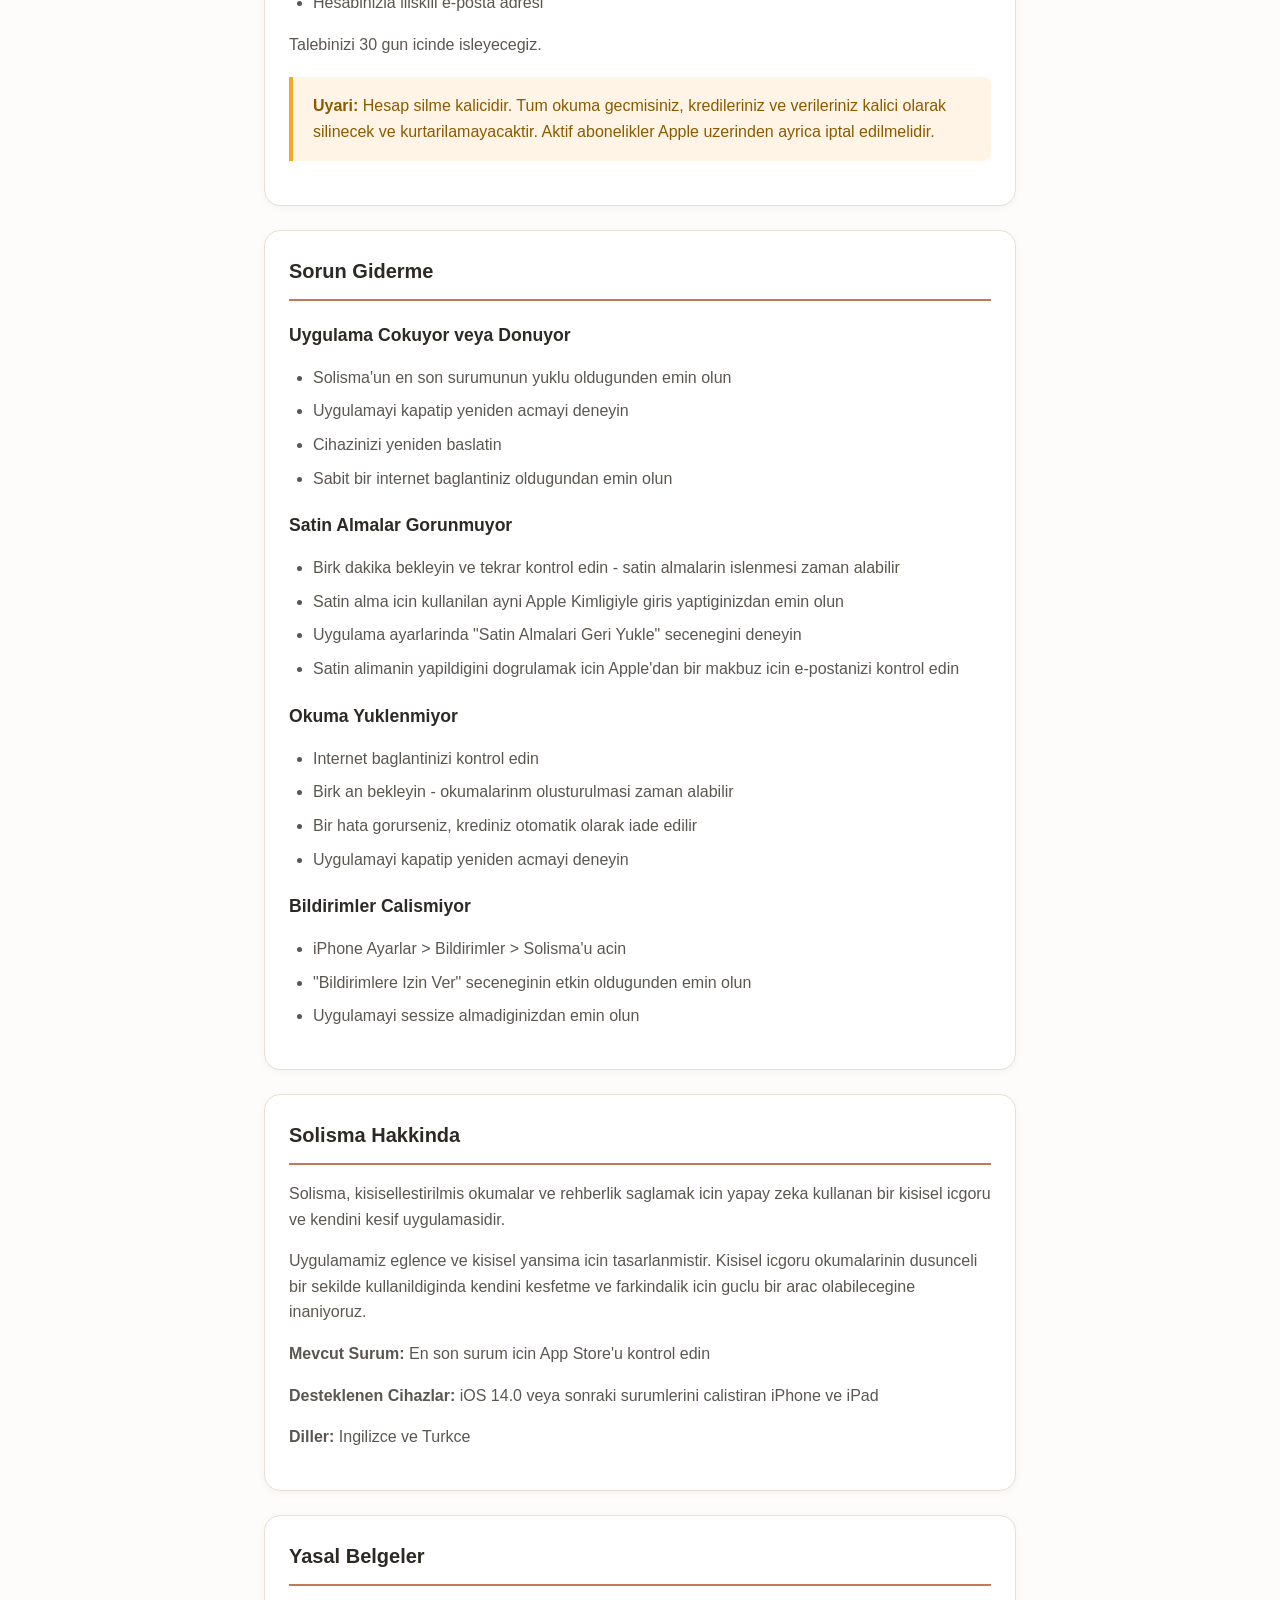
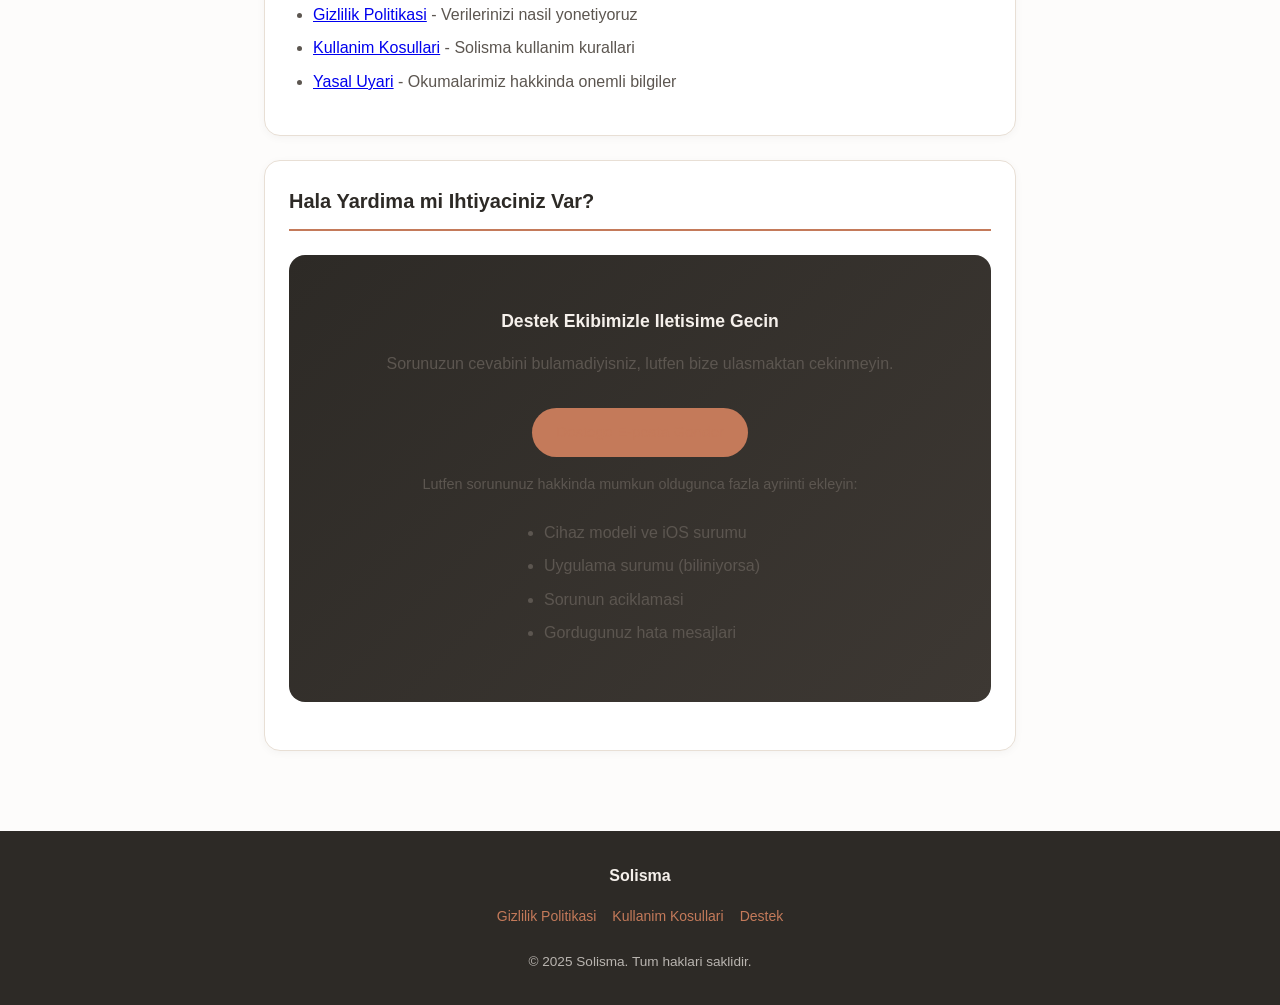
<file: tr/support.html>
<!DOCTYPE html>
<html lang="tr">
<head>
  <meta charset="UTF-8">
  <meta name="viewport" content="width=device-width, initial-scale=1.0">
  <title>Destek - Solisma</title>
  <link rel="stylesheet" href="../css/style.css">
  <meta name="description" content="Solisma destek merkezi - Yardim alin, abonelikleri yonetin ve sik sorulan sorularin cevaplarini bulun.">
</head>
<body>
  <header>
    <h1>Destek</h1>
    <p class="subtitle">Solisma Yardim Merkezi</p>
    <div class="lang-switcher">
      <a href="../en/support.html">English</a>
      <a href="#" class="active">Turkce</a>
    </div>
  </header>

  <nav>
    <ul>
      <li><a href="../index.html">Ana Sayfa</a></li>
      <li><a href="privacy-policy.html">Gizlilik Politikasi</a></li>
      <li><a href="terms-of-service.html">Kullanim Kosullari</a></li>
      <li><a href="support.html" class="active">Destek</a></li>
      <li><a href="disclaimer.html">Yasal Uyari</a></li>
    </ul>
  </nav>

  <main class="container">
    <section>
      <h2>Bize Ulasin</h2>
      <div class="contact-card">
        <h3>Yardima mi Ihtiyaciniz Var?</h3>
        <p>Herhangi bir soru veya sorun konusunda size yardimci olmak icin buradayiz.</p>
        <p><strong>E-posta:</strong> <a href="mailto:tarotumusa@hotmail.com">tarotumusa@hotmail.com</a></p>
        <p style="margin-top: 1rem; font-size: 0.9rem; opacity: 0.9;">Genellikle 24-48 saat icinde yanitlariz</p>
      </div>
    </section>

    <section>
      <h2>Sik Sorulan Sorular</h2>

      <div class="faq-item">
        <div class="faq-question">Kisisel icgoru okumalarini nasil alirim?</div>
        <div class="faq-answer">
          <p>Solisma uygulamasini acin, bir okuma kategorisi secin (Ask, Kariyer, Ic Dunya ve daha fazlasi), sorunuzu yazin ve oturumunuzu baslatin. Her okuma bir kredi kullanir.</p>
        </div>
      </div>

      <div class="faq-item">
        <div class="faq-question">Krediler nedir ve nasil calisir?</div>
        <div class="faq-answer">
          <p>Krediler kisisel icgoru okumalari talep etmek icin kullanilir. Her okuma 1 kredi tuketir. Uygulamayi kullanmaya basladiginizda ucretsiz krediler kazanabilir, kredi paketleri satin alabilir veya aylik haklar icin abone olabilirsiniz.</p>
        </div>
      </div>

      <div class="faq-item">
        <div class="faq-question">Kalan kredilerimi nasil kontrol ederim?</div>
        <div class="faq-answer">
          <p>Kredi bakiyeniz uygulamada ana ekranda ve profil sayfasinda gosterilir. Aboneler ayni konumlarda kalan aylik haklarini gorebilir.</p>
        </div>
      </div>

      <div class="faq-item">
        <div class="faq-question">Krediler ve abonelikler arasindaki fark nedir?</div>
        <div class="faq-answer">
          <ul>
            <li><strong>Kredi Paketleri:</strong> Suresi hicbir zaman dolmayan tek seferlik satin almalar. Istediginiz zaman kullanin.</li>
            <li><strong>Abonelikler:</strong> Ayda belirli sayida okuma hakkina sahip oldugunuz aylik planlar. Kullanilmayan okumalar sonraki aya devretmez.</li>
          </ul>
        </div>
      </div>

      <div class="faq-item">
        <div class="faq-question">Kozmik Plan Okumalarina nasil erisirim?</div>
        <div class="faq-answer">
          <p>Kozmik Plan Okumalari (12 Ev) aktif bir abonelik gerektirir. Gelismis kisisellistirme icin dogum tarihinizi, saatinizi ve yerinizi saglmaniz gerekir. Abonelik kademeleri ayda farkli sayida Kozmik Plan Okumasi icerir.</p>
        </div>
      </div>

      <div class="faq-item">
        <div class="faq-question">Okumalarim ozel mi?</div>
        <div class="faq-answer">
          <p>Evet, okumalariniz kisisel hesabinizda guvenli bir sekilde saklanir ve yalnizca size aciktir. Bireysel okumalari ucuncu taraflarla paylasmiyoruz. Daha fazla bilgi icin <a href="privacy-policy.html">Gizlilik Politikamiza</a> bakin.</p>
        </div>
      </div>
    </section>

    <section>
      <h2>Aboneliginizi Yonetin</h2>
      <p>Solisma aboneliginizi goruntulmek, degistirmek veya iptal etmek icin:</p>

      <h3>iPhone/iPad'de:</h3>
      <ol>
        <li><strong>Ayarlar</strong> uygulamasini acin</li>
        <li>En ustteki <strong>Apple Kimliginize</strong> (adiniz) dokunun</li>
        <li><strong>Abonelikler</strong>'e dokunun</li>
        <li><strong>Solisma</strong>'u secin</li>
        <li>Buradan sunlari yapabilirsiniz:
          <ul>
            <li>Abonelik kademenizi degistirin</li>
            <li>Aboneliginizi iptal edin</li>
            <li>Faturalandirma gecmisini goruntuleyin</li>
          </ul>
        </li>
      </ol>

      <div class="highlight-box">
        <p><strong>Not:</strong> Iptal ettikten sonra, mevcut faturalandirma doneminizin sonuna kadar abonelik ozelliklerine erisiminiz devam eder.</p>
      </div>
    </section>

    <section>
      <h2>Iade Talebi</h2>
      <p>Tum satin almalar Apple App Store uzerinden islenir. Iade talep etmek icin:</p>
      <ol>
        <li><a href="https://reportaproblem.apple.com" target="_blank">reportaproblem.apple.com</a> adresine gidin</li>
        <li>Apple Kimliginizle giris yapin</li>
        <li>Solisma satin alimini bulun</li>
        <li>"Iade talep et" secenegini secin ve sorunu aciklayin</li>
      </ol>
      <p>Apple talebinizi inceleyecek ve uygunlugu belirleyecektir. Iadeleri dogrudan isleyemeyiz.</p>
    </section>

    <section>
      <h2>Hesabinizi Silin</h2>
      <p>Solisma hesabinizi ve ilgili tum verileri silmek istiyorsaniz:</p>

      <h3>Secenek 1: Uygulama Icinde</h3>
      <ol>
        <li>Solisma'u acin</li>
        <li><strong>Profil</strong> veya <strong>Ayarlar</strong>'a gidin</li>
        <li><strong>Hesabi Sil</strong> secenegini secin</li>
        <li>Seciminizi onaylayin</li>
      </ol>

      <h3>Secenek 2: E-posta Talebi</h3>
      <p><a href="mailto:tarotumusa@hotmail.com">tarotumusa@hotmail.com</a> adresine su bilgilerle e-posta gonderin:</p>
      <ul>
        <li>Konu: "Hesap Silme Talebi"</li>
        <li>Hesabinizla iliskili e-posta adresi</li>
      </ul>
      <p>Talebinizi 30 gun icinde isleyecegiz.</p>

      <div class="warning-box">
        <p><strong>Uyari:</strong> Hesap silme kalicidir. Tum okuma gecmisiniz, kredileriniz ve verileriniz kalici olarak silinecek ve kurtarilamayacaktir. Aktif abonelikler Apple uzerinden ayrica iptal edilmelidir.</p>
      </div>
    </section>

    <section>
      <h2>Sorun Giderme</h2>

      <h3>Uygulama Cokuyor veya Donuyor</h3>
      <ul>
        <li>Solisma'un en son surumunun yuklu oldugunden emin olun</li>
        <li>Uygulamayi kapatip yeniden acmayi deneyin</li>
        <li>Cihazinizi yeniden baslatin</li>
        <li>Sabit bir internet baglantiniz oldugundan emin olun</li>
      </ul>

      <h3>Satin Almalar Gorunmuyor</h3>
      <ul>
        <li>Birk dakika bekleyin ve tekrar kontrol edin - satin almalarin islenmesi zaman alabilir</li>
        <li>Satin alma icin kullanilan ayni Apple Kimligiyle giris yaptiginizdan emin olun</li>
        <li>Uygulama ayarlarinda "Satin Almalari Geri Yukle" secenegini deneyin</li>
        <li>Satin alimanin yapildigini dogrulamak icin Apple'dan bir makbuz icin e-postanizi kontrol edin</li>
      </ul>

      <h3>Okuma Yuklenmiyor</h3>
      <ul>
        <li>Internet baglantinizi kontrol edin</li>
        <li>Birk an bekleyin - okumalarinm olusturulmasi zaman alabilir</li>
        <li>Bir hata gorurseniz, krediniz otomatik olarak iade edilir</li>
        <li>Uygulamayi kapatip yeniden acmayi deneyin</li>
      </ul>

      <h3>Bildirimler Calismiyor</h3>
      <ul>
        <li>iPhone Ayarlar > Bildirimler > Solisma'u acin</li>
        <li>"Bildirimlere Izin Ver" seceneginin etkin oldugunden emin olun</li>
        <li>Uygulamayi sessize almadiginizdan emin olun</li>
      </ul>
    </section>

    <section>
      <h2>Solisma Hakkinda</h2>
      <p>Solisma, kisisellestirilmis okumalar ve rehberlik saglamak icin yapay zeka kullanan bir kisisel icgoru ve kendini kesif uygulamasidir.</p>
      <p>Uygulamamiz eglence ve kisisel yansima icin tasarlanmistir. Kisisel icgoru okumalarinin dusunceli bir sekilde kullanildiginda kendini kesfetme ve farkindalik icin guclu bir arac olabilecegine inaniyoruz.</p>
      <p><strong>Mevcut Surum:</strong> En son surum icin App Store'u kontrol edin</p>
      <p><strong>Desteklenen Cihazlar:</strong> iOS 14.0 veya sonraki surumlerini calistiran iPhone ve iPad</p>
      <p><strong>Diller:</strong> Ingilizce ve Turkce</p>
    </section>

    <section>
      <h2>Yasal Belgeler</h2>
      <ul>
        <li><a href="privacy-policy.html">Gizlilik Politikasi</a> - Verilerinizi nasil yonetiyoruz</li>
        <li><a href="terms-of-service.html">Kullanim Kosullari</a> - Solisma kullanim kurallari</li>
        <li><a href="disclaimer.html">Yasal Uyari</a> - Okumalarimiz hakkinda onemli bilgiler</li>
      </ul>
    </section>

    <section>
      <h2>Hala Yardima mi Ihtiyaciniz Var?</h2>
      <div class="contact-card">
        <h3>Destek Ekibimizle Iletisime Gecin</h3>
        <p>Sorunuzun cevabini bulamadiyisniz, lutfen bize ulasmaktan cekinmeyin.</p>
        <p><a href="mailto:tarotumusa@hotmail.com" class="btn btn-primary" style="margin-top: 1rem; display: inline-block;">Destege E-posta Gonder</a></p>
        <p style="margin-top: 1rem; font-size: 0.9rem;">Lutfen sorununuz hakkinda mumkun oldugunca fazla ayriinti ekleyin:</p>
        <ul style="text-align: left; display: inline-block; margin-top: 0.5rem;">
          <li>Cihaz modeli ve iOS surumu</li>
          <li>Uygulama surumu (biliniyorsa)</li>
          <li>Sorunun aciklamasi</li>
          <li>Gordugunuz hata mesajlari</li>
        </ul>
      </div>
    </section>
  </main>

  <footer>
    <p><strong>Solisma</strong></p>
    <div class="footer-links">
      <a href="privacy-policy.html">Gizlilik Politikasi</a>
      <a href="terms-of-service.html">Kullanim Kosullari</a>
      <a href="support.html">Destek</a>
    </div>
    <p class="copyright">&copy; 2025 Solisma. Tum haklari saklidir.</p>
  </footer>
</body>
</html>
</file>
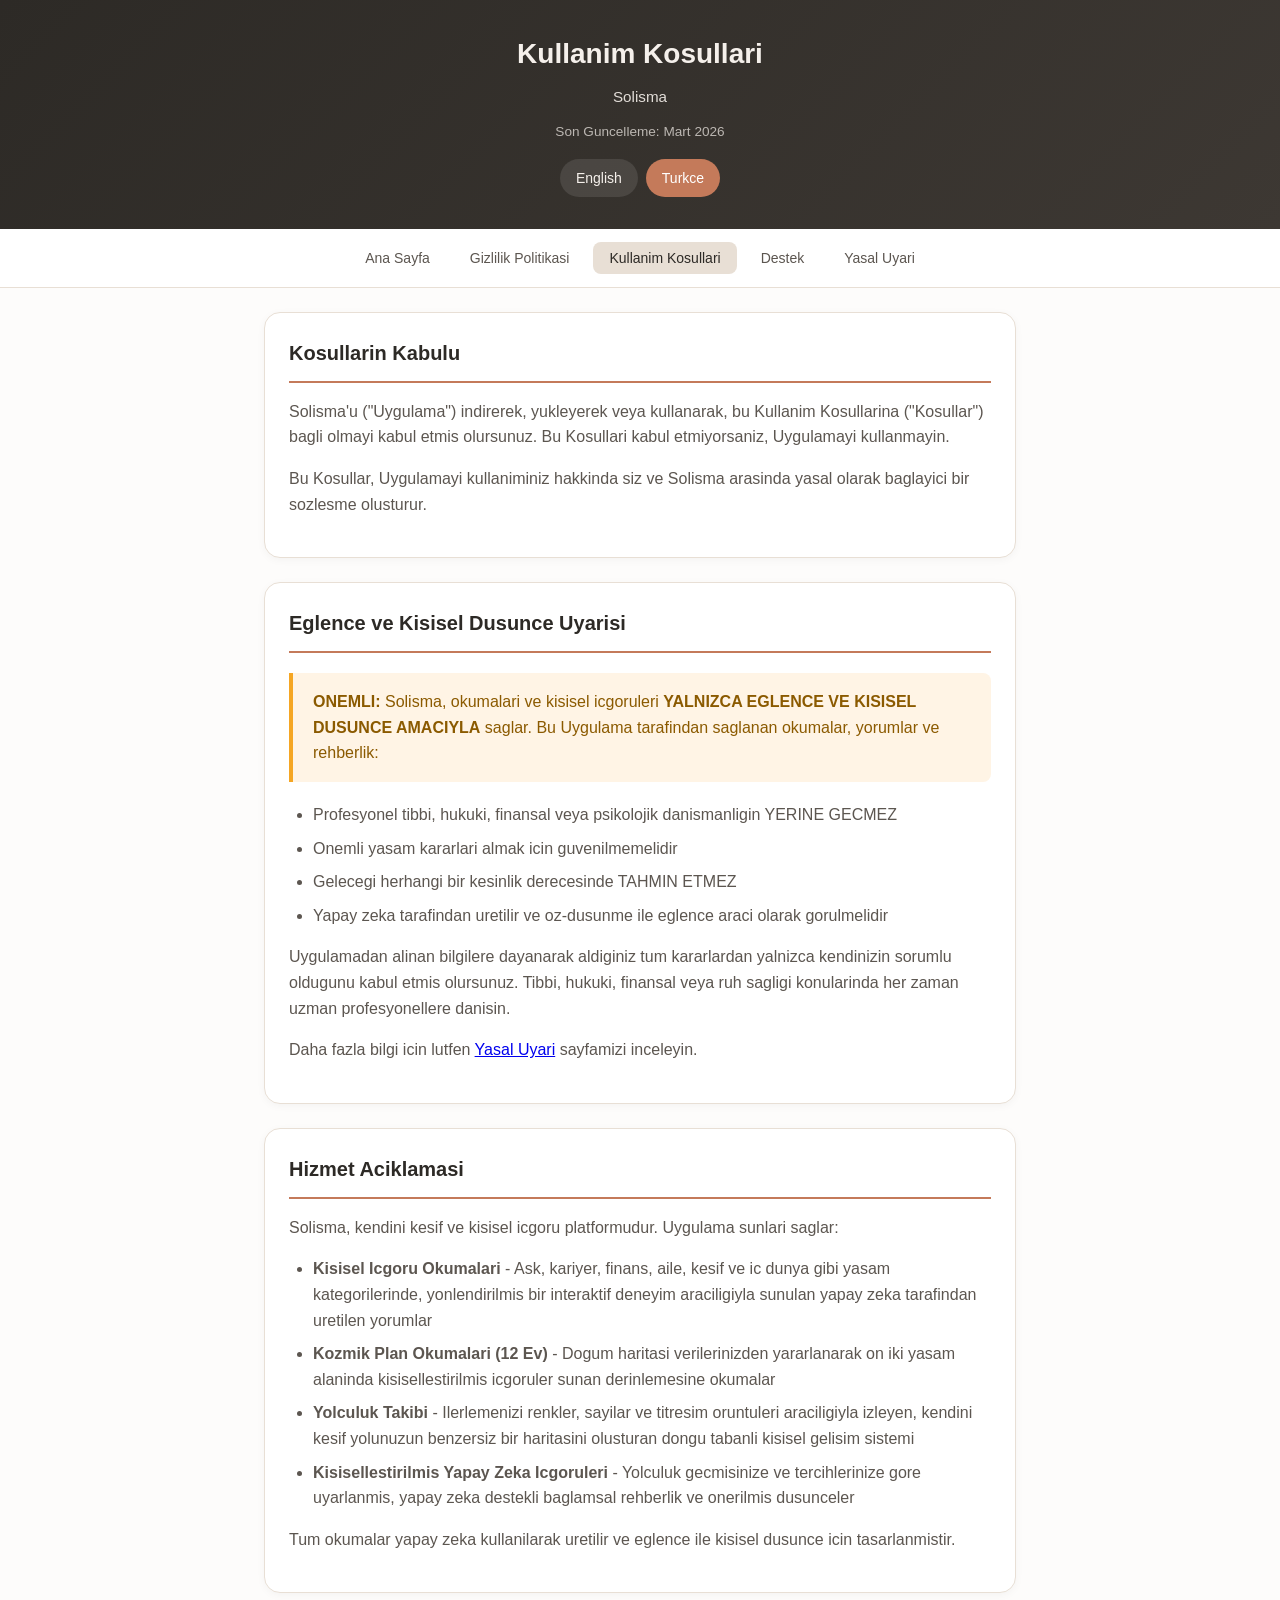
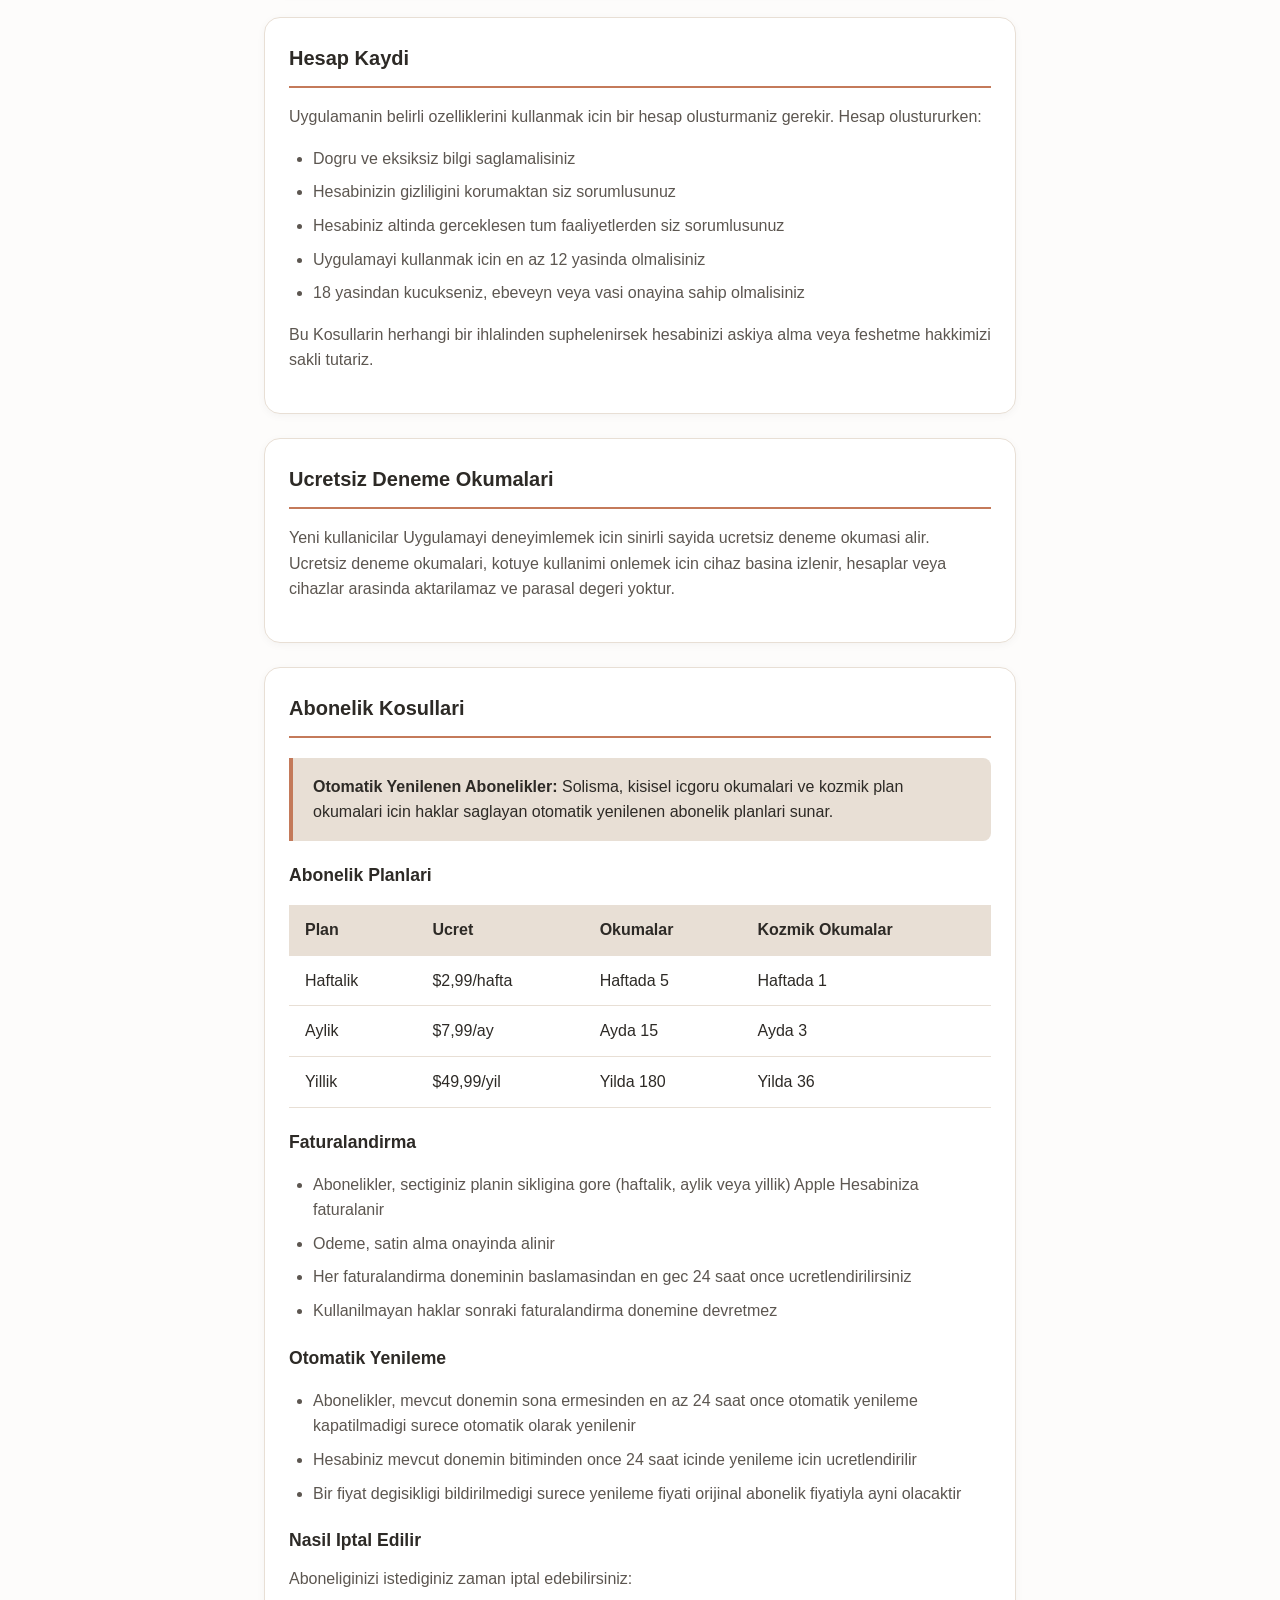
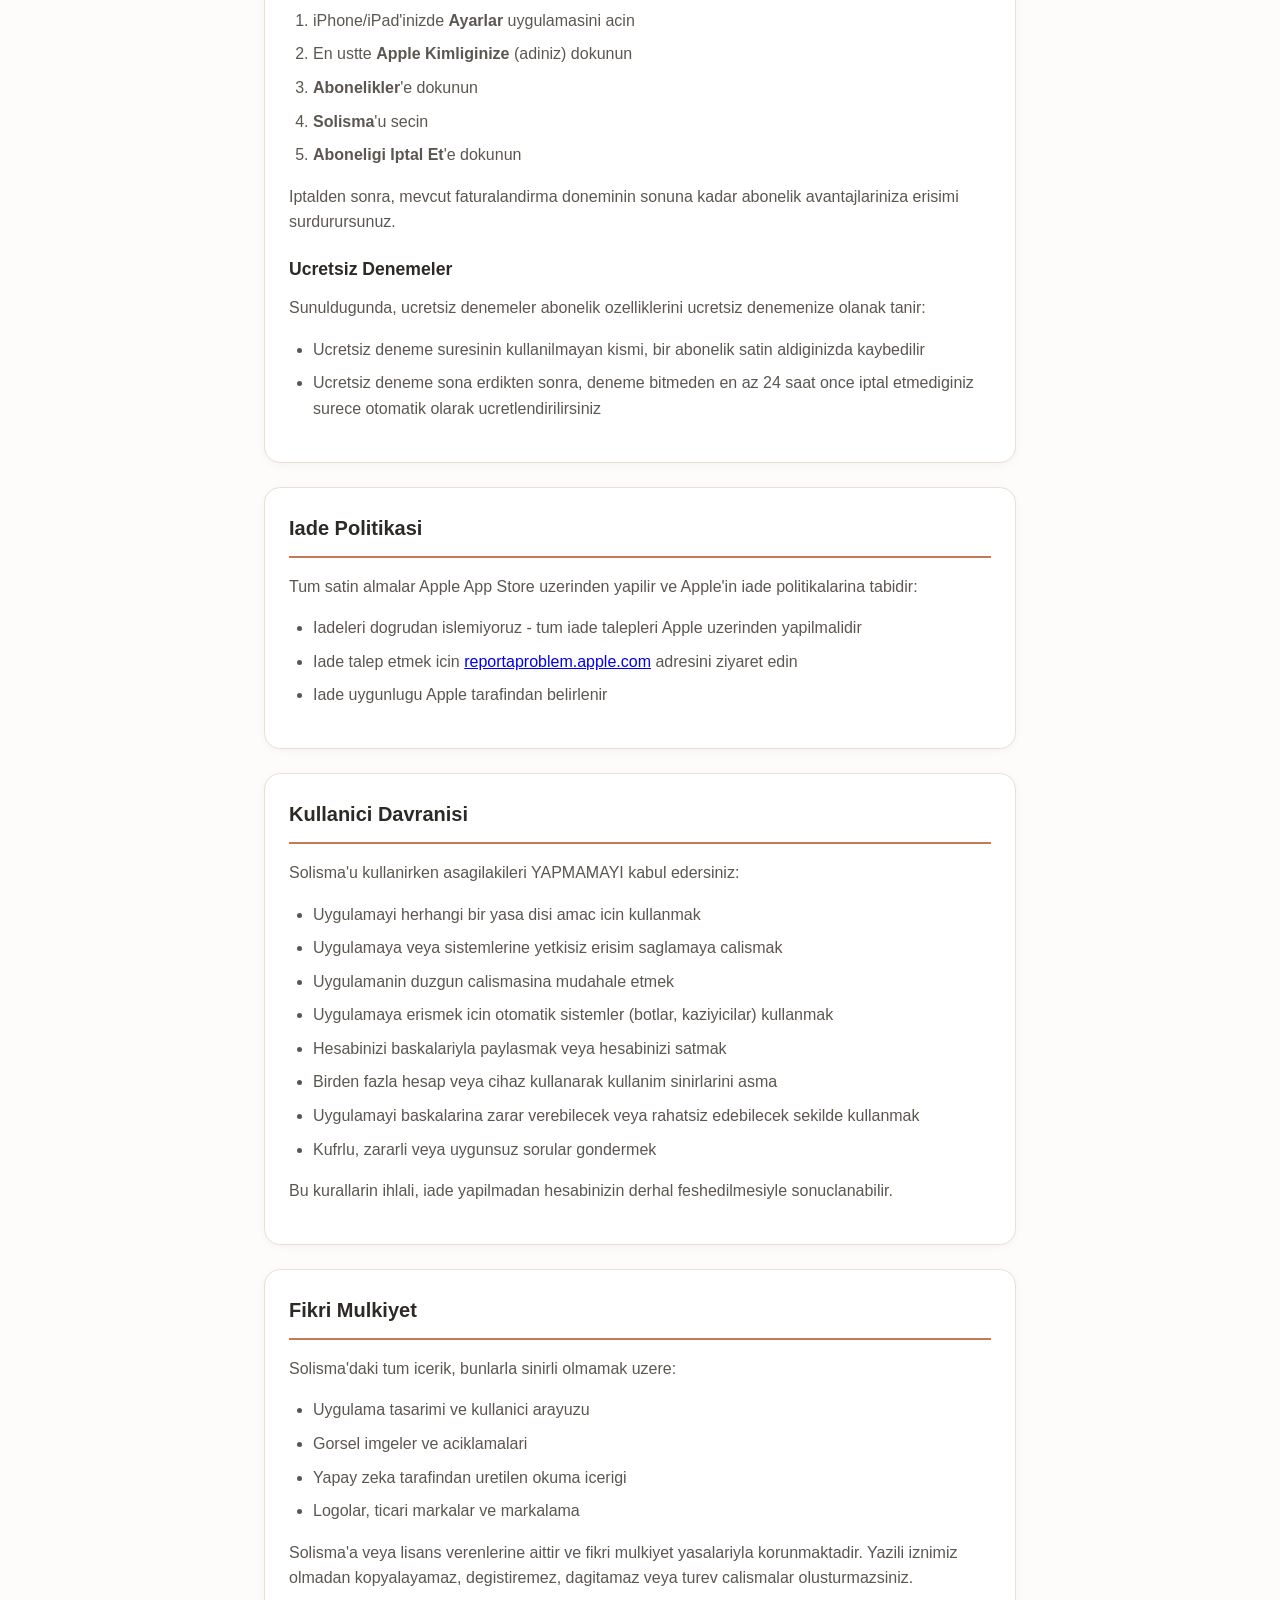
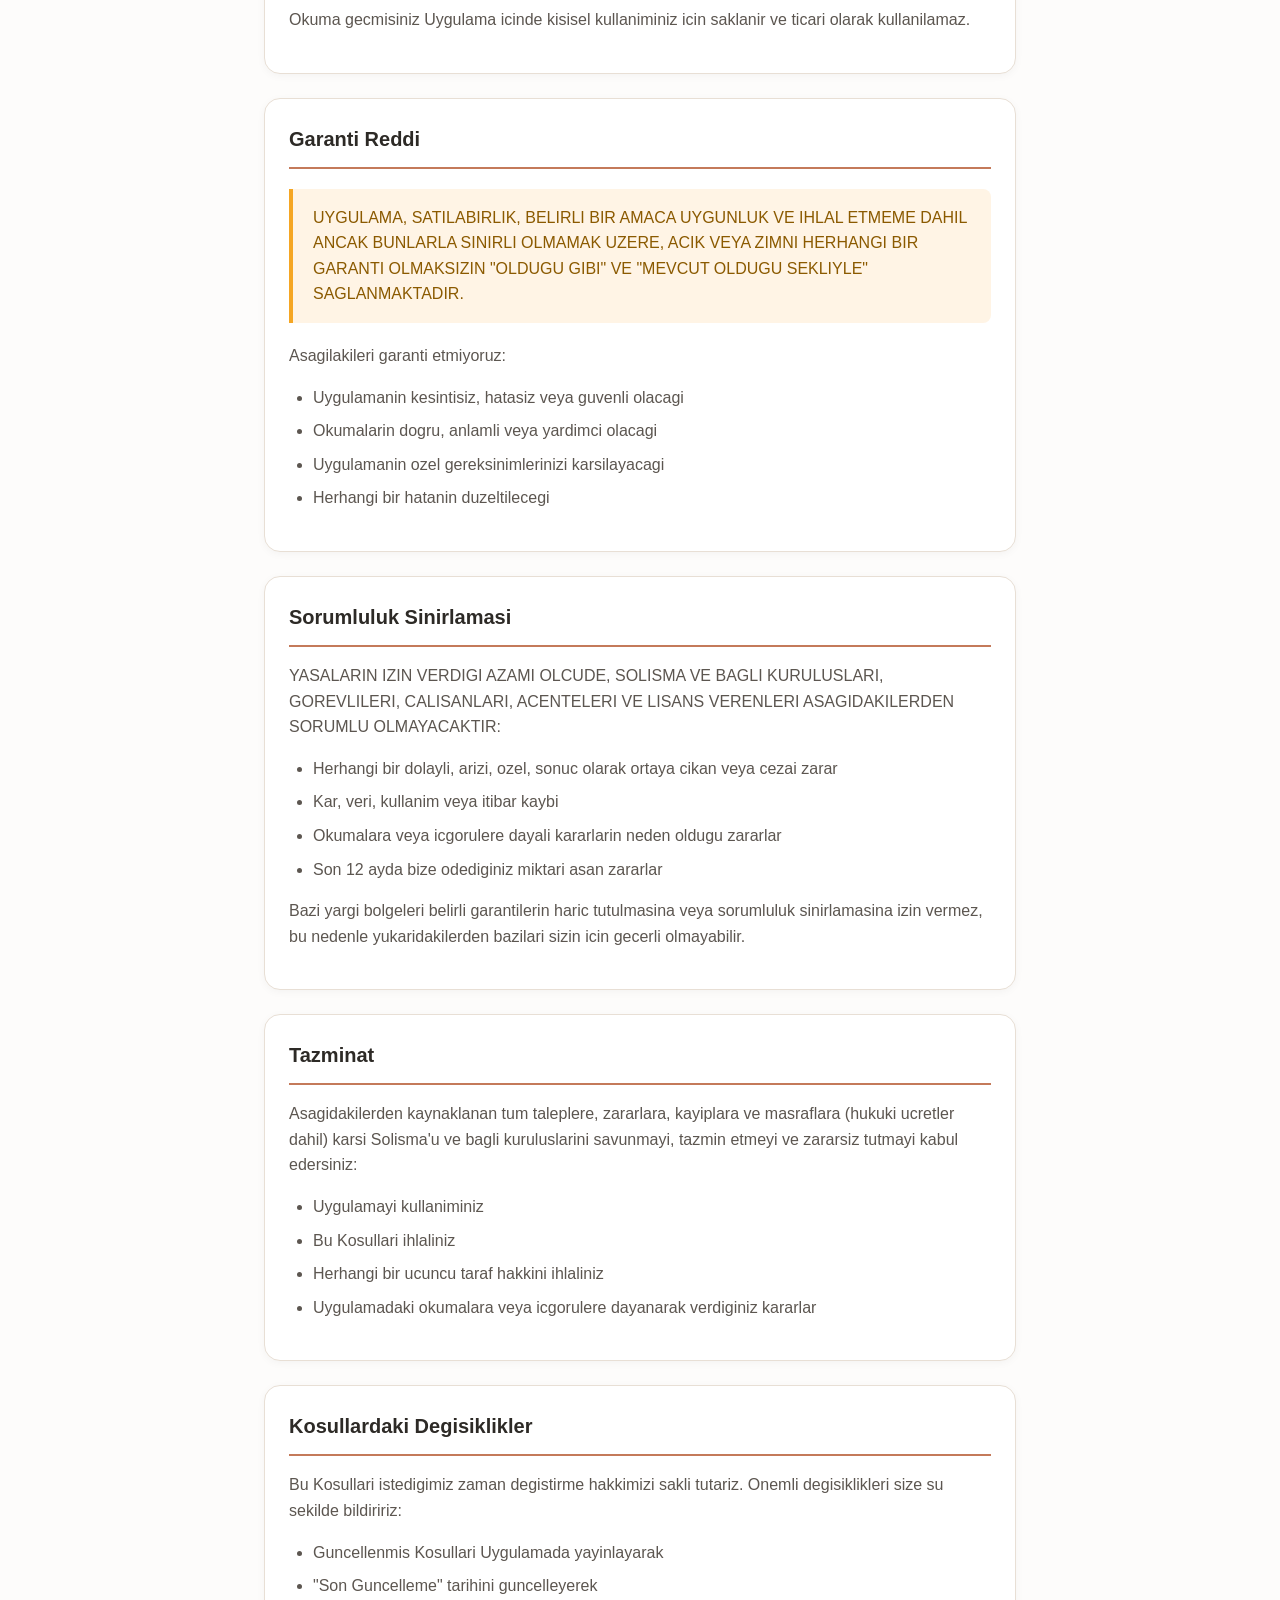
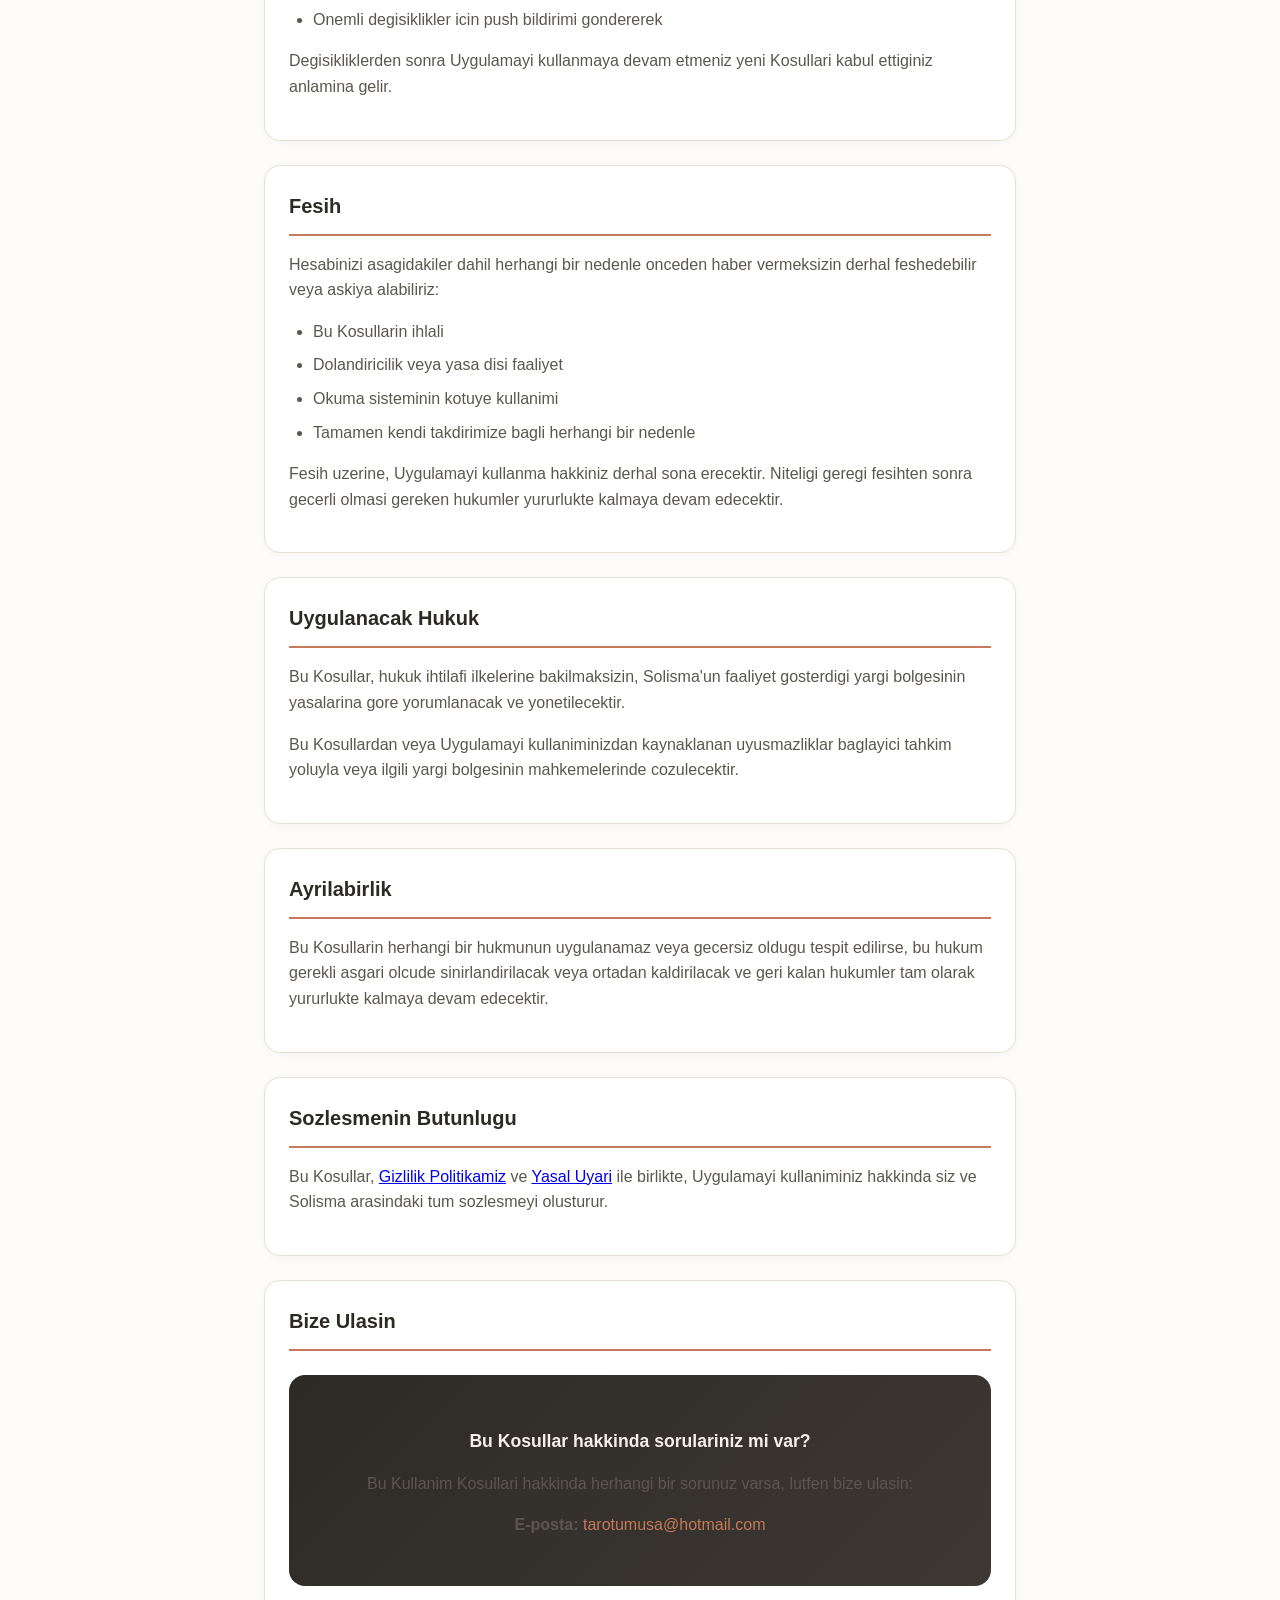
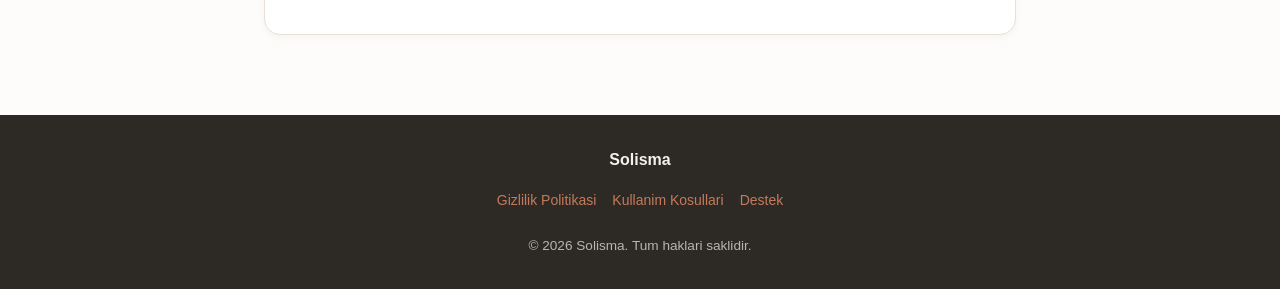
<file: tr/terms-of-service.html>
<!DOCTYPE html>
<html lang="tr">
<head>
  <meta charset="UTF-8">
  <meta name="viewport" content="width=device-width, initial-scale=1.0">
  <title>Kullanim Kosullari - Solisma</title>
  <link rel="stylesheet" href="../css/style.css">
  <meta name="description" content="Solisma Kullanim Kosullari - Kendini kesif ve kisisel icgoru uygulamamizi kullanma kurallari, kosullari ve abonelik sartlari.">
</head>
<body>
  <header>
    <h1>Kullanim Kosullari</h1>
    <p class="subtitle">Solisma</p>
    <p class="last-updated">Son Guncelleme: Mart 2026</p>
    <div class="lang-switcher">
      <a href="../en/terms-of-service.html">English</a>
      <a href="#" class="active">Turkce</a>
    </div>
  </header>

  <nav>
    <ul>
      <li><a href="../index.html">Ana Sayfa</a></li>
      <li><a href="privacy-policy.html">Gizlilik Politikasi</a></li>
      <li><a href="terms-of-service.html" class="active">Kullanim Kosullari</a></li>
      <li><a href="support.html">Destek</a></li>
      <li><a href="disclaimer.html">Yasal Uyari</a></li>
    </ul>
  </nav>

  <main class="container">
    <section>
      <h2>Kosullarin Kabulu</h2>
      <p>Solisma'u ("Uygulama") indirerek, yukleyerek veya kullanarak, bu Kullanim Kosullarina ("Kosullar") bagli olmayi kabul etmis olursunuz. Bu Kosullari kabul etmiyorsaniz, Uygulamayi kullanmayin.</p>
      <p>Bu Kosullar, Uygulamayi kullaniminiz hakkinda siz ve Solisma arasinda yasal olarak baglayici bir sozlesme olusturur.</p>
    </section>

    <section>
      <h2>Eglence ve Kisisel Dusunce Uyarisi</h2>
      <div class="warning-box">
        <p><strong>ONEMLI:</strong> Solisma, okumalari ve kisisel icgoruleri <strong>YALNIZCA EGLENCE VE KISISEL DUSUNCE AMACIYLA</strong> saglar. Bu Uygulama tarafindan saglanan okumalar, yorumlar ve rehberlik:</p>
      </div>
      <ul>
        <li>Profesyonel tibbi, hukuki, finansal veya psikolojik danismanligin YERINE GECMEZ</li>
        <li>Onemli yasam kararlari almak icin guvenilmemelidir</li>
        <li>Gelecegi herhangi bir kesinlik derecesinde TAHMIN ETMEZ</li>
        <li>Yapay zeka tarafindan uretilir ve oz-dusunme ile eglence araci olarak gorulmelidir</li>
      </ul>
      <p>Uygulamadan alinan bilgilere dayanarak aldiginiz tum kararlardan yalnizca kendinizin sorumlu oldugunu kabul etmis olursunuz. Tibbi, hukuki, finansal veya ruh sagligi konularinda her zaman uzman profesyonellere danisin.</p>
      <p>Daha fazla bilgi icin lutfen <a href="disclaimer.html">Yasal Uyari</a> sayfamizi inceleyin.</p>
    </section>

    <section>
      <h2>Hizmet Aciklamasi</h2>
      <p>Solisma, kendini kesif ve kisisel icgoru platformudur. Uygulama sunlari saglar:</p>
      <ul>
        <li><strong>Kisisel Icgoru Okumalari</strong> - Ask, kariyer, finans, aile, kesif ve ic dunya gibi yasam kategorilerinde, yonlendirilmis bir interaktif deneyim araciligiyla sunulan yapay zeka tarafindan uretilen yorumlar</li>
        <li><strong>Kozmik Plan Okumalari (12 Ev)</strong> - Dogum haritasi verilerinizden yararlanarak on iki yasam alaninda kisisellestirilmis icgoruler sunan derinlemesine okumalar</li>
        <li><strong>Yolculuk Takibi</strong> - Ilerlemenizi renkler, sayilar ve titresim oruntuleri araciligiyla izleyen, kendini kesif yolunuzun benzersiz bir haritasini olusturan dongu tabanli kisisel gelisim sistemi</li>
        <li><strong>Kisisellestirilmis Yapay Zeka Icgoruleri</strong> - Yolculuk gecmisinize ve tercihlerinize gore uyarlanmis, yapay zeka destekli baglamsal rehberlik ve onerilmis dusunceler</li>
      </ul>
      <p>Tum okumalar yapay zeka kullanilarak uretilir ve eglence ile kisisel dusunce icin tasarlanmistir.</p>
    </section>

    <section>
      <h2>Hesap Kaydi</h2>
      <p>Uygulamanin belirli ozelliklerini kullanmak icin bir hesap olusturmaniz gerekir. Hesap olustururken:</p>
      <ul>
        <li>Dogru ve eksiksiz bilgi saglamalisiniz</li>
        <li>Hesabinizin gizliligini korumaktan siz sorumlusunuz</li>
        <li>Hesabiniz altinda gerceklesen tum faaliyetlerden siz sorumlusunuz</li>
        <li>Uygulamayi kullanmak icin en az 12 yasinda olmalisiniz</li>
        <li>18 yasindan kucukseniz, ebeveyn veya vasi onayina sahip olmalisiniz</li>
      </ul>
      <p>Bu Kosullarin herhangi bir ihlalinden suphelenirsek hesabinizi askiya alma veya feshetme hakkimizi sakli tutariz.</p>
    </section>

    <section>
      <h2>Ucretsiz Deneme Okumalari</h2>
      <p>Yeni kullanicilar Uygulamayi deneyimlemek icin sinirli sayida ucretsiz deneme okumasi alir. Ucretsiz deneme okumalari, kotuye kullanimi onlemek icin cihaz basina izlenir, hesaplar veya cihazlar arasinda aktarilamaz ve parasal degeri yoktur.</p>
    </section>

    <section>
      <h2>Abonelik Kosullari</h2>
      <div class="highlight-box">
        <p><strong>Otomatik Yenilenen Abonelikler:</strong> Solisma, kisisel icgoru okumalari ve kozmik plan okumalari icin haklar saglayan otomatik yenilenen abonelik planlari sunar.</p>
      </div>

      <h3>Abonelik Planlari</h3>
      <table>
        <thead>
          <tr>
            <th>Plan</th>
            <th>Ucret</th>
            <th>Okumalar</th>
            <th>Kozmik Okumalar</th>
          </tr>
        </thead>
        <tbody>
          <tr>
            <td>Haftalik</td>
            <td>$2,99/hafta</td>
            <td>Haftada 5</td>
            <td>Haftada 1</td>
          </tr>
          <tr>
            <td>Aylik</td>
            <td>$7,99/ay</td>
            <td>Ayda 15</td>
            <td>Ayda 3</td>
          </tr>
          <tr>
            <td>Yillik</td>
            <td>$49,99/yil</td>
            <td>Yilda 180</td>
            <td>Yilda 36</td>
          </tr>
        </tbody>
      </table>

      <h3>Faturalandirma</h3>
      <ul>
        <li>Abonelikler, sectiginiz planin sikligina gore (haftalik, aylik veya yillik) Apple Hesabiniza faturalanir</li>
        <li>Odeme, satin alma onayinda alinir</li>
        <li>Her faturalandirma doneminin baslamasindan en gec 24 saat once ucretlendirilirsiniz</li>
        <li>Kullanilmayan haklar sonraki faturalandirma donemine devretmez</li>
      </ul>

      <h3>Otomatik Yenileme</h3>
      <ul>
        <li>Abonelikler, mevcut donemin sona ermesinden en az 24 saat once otomatik yenileme kapatilmadigi surece otomatik olarak yenilenir</li>
        <li>Hesabiniz mevcut donemin bitiminden once 24 saat icinde yenileme icin ucretlendirilir</li>
        <li>Bir fiyat degisikligi bildirilmedigi surece yenileme fiyati orijinal abonelik fiyatiyla ayni olacaktir</li>
      </ul>

      <h3>Nasil Iptal Edilir</h3>
      <p>Aboneliginizi istediginiz zaman iptal edebilirsiniz:</p>
      <ol>
        <li>iPhone/iPad'inizde <strong>Ayarlar</strong> uygulamasini acin</li>
        <li>En ustte <strong>Apple Kimliginize</strong> (adiniz) dokunun</li>
        <li><strong>Abonelikler</strong>'e dokunun</li>
        <li><strong>Solisma</strong>'u secin</li>
        <li><strong>Aboneligi Iptal Et</strong>'e dokunun</li>
      </ol>
      <p>Iptalden sonra, mevcut faturalandirma doneminin sonuna kadar abonelik avantajlariniza erisimi surdurursunuz.</p>

      <h3>Ucretsiz Denemeler</h3>
      <p>Sunuldugunda, ucretsiz denemeler abonelik ozelliklerini ucretsiz denemenize olanak tanir:</p>
      <ul>
        <li>Ucretsiz deneme suresinin kullanilmayan kismi, bir abonelik satin aldiginizda kaybedilir</li>
        <li>Ucretsiz deneme sona erdikten sonra, deneme bitmeden en az 24 saat once iptal etmediginiz surece otomatik olarak ucretlendirilirsiniz</li>
      </ul>
    </section>

    <section>
      <h2>Iade Politikasi</h2>
      <p>Tum satin almalar Apple App Store uzerinden yapilir ve Apple'in iade politikalarina tabidir:</p>
      <ul>
        <li>Iadeleri dogrudan islemiyoruz - tum iade talepleri Apple uzerinden yapilmalidir</li>
        <li>Iade talep etmek icin <a href="https://reportaproblem.apple.com" target="_blank">reportaproblem.apple.com</a> adresini ziyaret edin</li>
        <li>Iade uygunlugu Apple tarafindan belirlenir</li>
      </ul>
    </section>

    <section>
      <h2>Kullanici Davranisi</h2>
      <p>Solisma'u kullanirken asagilakileri YAPMAMAYI kabul edersiniz:</p>
      <ul>
        <li>Uygulamayi herhangi bir yasa disi amac icin kullanmak</li>
        <li>Uygulamaya veya sistemlerine yetkisiz erisim saglamaya calismak</li>
        <li>Uygulamanin duzgun calismasina mudahale etmek</li>
        <li>Uygulamaya erismek icin otomatik sistemler (botlar, kaziyicilar) kullanmak</li>
        <li>Hesabinizi baskalariyla paylasmak veya hesabinizi satmak</li>
        <li>Birden fazla hesap veya cihaz kullanarak kullanim sinirlarini asma</li>
        <li>Uygulamayi baskalarina zarar verebilecek veya rahatsiz edebilecek sekilde kullanmak</li>
        <li>Kufrlu, zararli veya uygunsuz sorular gondermek</li>
      </ul>
      <p>Bu kurallarin ihlali, iade yapilmadan hesabinizin derhal feshedilmesiyle sonuclanabilir.</p>
    </section>

    <section>
      <h2>Fikri Mulkiyet</h2>
      <p>Solisma'daki tum icerik, bunlarla sinirli olmamak uzere:</p>
      <ul>
        <li>Uygulama tasarimi ve kullanici arayuzu</li>
        <li>Gorsel imgeler ve aciklamalari</li>
        <li>Yapay zeka tarafindan uretilen okuma icerigi</li>
        <li>Logolar, ticari markalar ve markalama</li>
      </ul>
      <p>Solisma'a veya lisans verenlerine aittir ve fikri mulkiyet yasalariyla korunmaktadir. Yazili iznimiz olmadan kopyalayamaz, degistiremez, dagitamaz veya turev calismalar olusturmazsiniz.</p>
      <p>Okuma gecmisiniz Uygulama icinde kisisel kullaniminiz icin saklanir ve ticari olarak kullanilamaz.</p>
    </section>

    <section>
      <h2>Garanti Reddi</h2>
      <div class="warning-box">
        <p>UYGULAMA, SATILABIRLIK, BELIRLI BIR AMACA UYGUNLUK VE IHLAL ETMEME DAHIL ANCAK BUNLARLA SINIRLI OLMAMAK UZERE, ACIK VEYA ZIMNI HERHANGI BIR GARANTI OLMAKSIZIN "OLDUGU GIBI" VE "MEVCUT OLDUGU SEKLIYLE" SAGLANMAKTADIR.</p>
      </div>
      <p>Asagilakileri garanti etmiyoruz:</p>
      <ul>
        <li>Uygulamanin kesintisiz, hatasiz veya guvenli olacagi</li>
        <li>Okumalarin dogru, anlamli veya yardimci olacagi</li>
        <li>Uygulamanin ozel gereksinimlerinizi karsilayacagi</li>
        <li>Herhangi bir hatanin duzeltilecegi</li>
      </ul>
    </section>

    <section>
      <h2>Sorumluluk Sinirlamasi</h2>
      <p>YASALARIN IZIN VERDIGI AZAMI OLCUDE, SOLISMA VE BAGLI KURULUSLARI, GOREVLILERI, CALISANLARI, ACENTELERI VE LISANS VERENLERI ASAGIDAKILERDEN SORUMLU OLMAYACAKTIR:</p>
      <ul>
        <li>Herhangi bir dolayli, arizi, ozel, sonuc olarak ortaya cikan veya cezai zarar</li>
        <li>Kar, veri, kullanim veya itibar kaybi</li>
        <li>Okumalara veya icgorulere dayali kararlarin neden oldugu zararlar</li>
        <li>Son 12 ayda bize odediginiz miktari asan zararlar</li>
      </ul>
      <p>Bazi yargi bolgeleri belirli garantilerin haric tutulmasina veya sorumluluk sinirlamasina izin vermez, bu nedenle yukaridakilerden bazilari sizin icin gecerli olmayabilir.</p>
    </section>

    <section>
      <h2>Tazminat</h2>
      <p>Asagidakilerden kaynaklanan tum taleplere, zararlara, kayiplara ve masraflara (hukuki ucretler dahil) karsi Solisma'u ve bagli kuruluslarini savunmayi, tazmin etmeyi ve zararsiz tutmayi kabul edersiniz:</p>
      <ul>
        <li>Uygulamayi kullaniminiz</li>
        <li>Bu Kosullari ihlaliniz</li>
        <li>Herhangi bir ucuncu taraf hakkini ihlaliniz</li>
        <li>Uygulamadaki okumalara veya icgorulere dayanarak verdiginiz kararlar</li>
      </ul>
    </section>

    <section>
      <h2>Kosullardaki Degisiklikler</h2>
      <p>Bu Kosullari istedigimiz zaman degistirme hakkimizi sakli tutariz. Onemli degisiklikleri size su sekilde bildiririz:</p>
      <ul>
        <li>Guncellenmis Kosullari Uygulamada yayinlayarak</li>
        <li>"Son Guncelleme" tarihini guncelleyerek</li>
        <li>Onemli degisiklikler icin push bildirimi gondererek</li>
      </ul>
      <p>Degisikliklerden sonra Uygulamayi kullanmaya devam etmeniz yeni Kosullari kabul ettiginiz anlamina gelir.</p>
    </section>

    <section>
      <h2>Fesih</h2>
      <p>Hesabinizi asagidakiler dahil herhangi bir nedenle onceden haber vermeksizin derhal feshedebilir veya askiya alabiliriz:</p>
      <ul>
        <li>Bu Kosullarin ihlali</li>
        <li>Dolandiricilik veya yasa disi faaliyet</li>
        <li>Okuma sisteminin kotuye kullanimi</li>
        <li>Tamamen kendi takdirimize bagli herhangi bir nedenle</li>
      </ul>
      <p>Fesih uzerine, Uygulamayi kullanma hakkiniz derhal sona erecektir. Niteligi geregi fesihten sonra gecerli olmasi gereken hukumler yururlukte kalmaya devam edecektir.</p>
    </section>

    <section>
      <h2>Uygulanacak Hukuk</h2>
      <p>Bu Kosullar, hukuk ihtilafi ilkelerine bakilmaksizin, Solisma'un faaliyet gosterdigi yargi bolgesinin yasalarina gore yorumlanacak ve yonetilecektir.</p>
      <p>Bu Kosullardan veya Uygulamayi kullaniminizdan kaynaklanan uyusmazliklar baglayici tahkim yoluyla veya ilgili yargi bolgesinin mahkemelerinde cozulecektir.</p>
    </section>

    <section>
      <h2>Ayrilabirlik</h2>
      <p>Bu Kosullarin herhangi bir hukmunun uygulanamaz veya gecersiz oldugu tespit edilirse, bu hukum gerekli asgari olcude sinirlandirilacak veya ortadan kaldirilacak ve geri kalan hukumler tam olarak yururlukte kalmaya devam edecektir.</p>
    </section>

    <section>
      <h2>Sozlesmenin Butunlugu</h2>
      <p>Bu Kosullar, <a href="privacy-policy.html">Gizlilik Politikamiz</a> ve <a href="disclaimer.html">Yasal Uyari</a> ile birlikte, Uygulamayi kullaniminiz hakkinda siz ve Solisma arasindaki tum sozlesmeyi olusturur.</p>
    </section>

    <section>
      <h2>Bize Ulasin</h2>
      <div class="contact-card">
        <h3>Bu Kosullar hakkinda sorulariniz mi var?</h3>
        <p>Bu Kullanim Kosullari hakkinda herhangi bir sorunuz varsa, lutfen bize ulasin:</p>
        <p><strong>E-posta:</strong> <a href="mailto:tarotumusa@hotmail.com">tarotumusa@hotmail.com</a></p>
      </div>
    </section>
  </main>

  <footer>
    <p><strong>Solisma</strong></p>
    <div class="footer-links">
      <a href="privacy-policy.html">Gizlilik Politikasi</a>
      <a href="terms-of-service.html">Kullanim Kosullari</a>
      <a href="support.html">Destek</a>
    </div>
    <p class="copyright">&copy; 2026 Solisma. Tum haklari saklidir.</p>
  </footer>
</body>
</html>
</file>
<file: css/style.css>
/* Solisma Legal Documents - Shared Styles */
/* Mobile-first, responsive design */

:root {
  /* Colors matching app theme - warm charcoal/terracotta palette */
  --deep-charcoal: #2D2A26;
  --terracotta: #C47A5A;
  --warm-beige: #F5F0EB;
  --sand: #E8DFD5;
  --text-primary: #2D2A26;
  --text-secondary: #5C5650;
  --accent: #C47A5A;
  --background: #FDFCFB;
  --card-bg: #FFFFFF;
  --border: #E8DFD5;
}

* {
  margin: 0;
  padding: 0;
  box-sizing: border-box;
}

html {
  font-size: 16px;
  scroll-behavior: smooth;
}

body {
  font-family: -apple-system, BlinkMacSystemFont, 'Segoe UI', Roboto, Oxygen, Ubuntu, sans-serif;
  line-height: 1.6;
  color: var(--text-primary);
  background-color: var(--background);
  min-height: 100vh;
}

/* Container */
.container {
  max-width: 800px;
  margin: 0 auto;
  padding: 1.5rem;
}

/* Header */
header {
  background: linear-gradient(135deg, var(--deep-charcoal) 0%, #3D3833 100%);
  color: var(--warm-beige);
  padding: 2rem 1.5rem;
  text-align: center;
}

header h1 {
  font-size: 1.75rem;
  font-weight: 600;
  margin-bottom: 0.5rem;
}

header .subtitle {
  font-size: 0.95rem;
  opacity: 0.9;
}

header .last-updated {
  font-size: 0.85rem;
  opacity: 0.7;
  margin-top: 0.75rem;
}

/* Language Switcher */
.lang-switcher {
  display: flex;
  justify-content: center;
  gap: 0.5rem;
  margin-top: 1rem;
}

.lang-switcher a {
  padding: 0.5rem 1rem;
  border-radius: 2rem;
  text-decoration: none;
  font-size: 0.875rem;
  font-weight: 500;
  transition: all 0.2s ease;
}

.lang-switcher a.active {
  background-color: var(--terracotta);
  color: white;
}

.lang-switcher a:not(.active) {
  background-color: rgba(255, 255, 255, 0.1);
  color: var(--warm-beige);
}

.lang-switcher a:not(.active):hover {
  background-color: rgba(255, 255, 255, 0.2);
}

/* Navigation */
nav {
  background-color: var(--card-bg);
  border-bottom: 1px solid var(--border);
  padding: 1rem 1.5rem;
  position: sticky;
  top: 0;
  z-index: 100;
}

nav ul {
  list-style: none;
  display: flex;
  justify-content: center;
  flex-wrap: wrap;
  gap: 0.5rem;
}

nav a {
  color: var(--text-secondary);
  text-decoration: none;
  padding: 0.5rem 1rem;
  border-radius: 0.5rem;
  font-size: 0.875rem;
  transition: all 0.2s ease;
}

nav a:hover,
nav a.active {
  background-color: var(--sand);
  color: var(--text-primary);
}

/* Main Content */
main {
  padding: 2rem 0;
}

/* Sections */
section {
  background-color: var(--card-bg);
  border-radius: 1rem;
  padding: 1.5rem;
  margin-bottom: 1.5rem;
  box-shadow: 0 2px 8px rgba(0, 0, 0, 0.04);
  border: 1px solid var(--border);
}

section h2 {
  font-size: 1.25rem;
  color: var(--text-primary);
  margin-bottom: 1rem;
  padding-bottom: 0.75rem;
  border-bottom: 2px solid var(--terracotta);
}

section h3 {
  font-size: 1.1rem;
  color: var(--text-primary);
  margin: 1.25rem 0 0.75rem 0;
}

section p {
  color: var(--text-secondary);
  margin-bottom: 1rem;
}

section ul, section ol {
  margin: 1rem 0;
  padding-left: 1.5rem;
  color: var(--text-secondary);
}

section li {
  margin-bottom: 0.5rem;
}

/* Highlight Box */
.highlight-box {
  background-color: var(--sand);
  border-left: 4px solid var(--terracotta);
  padding: 1rem 1.25rem;
  margin: 1.25rem 0;
  border-radius: 0 0.5rem 0.5rem 0;
}

.highlight-box p {
  margin: 0;
  color: var(--text-primary);
}

/* Warning Box */
.warning-box {
  background-color: #FFF4E5;
  border-left: 4px solid #F5A623;
  padding: 1rem 1.25rem;
  margin: 1.25rem 0;
  border-radius: 0 0.5rem 0.5rem 0;
}

.warning-box p {
  margin: 0;
  color: #8B5A00;
}

/* Contact Card */
.contact-card {
  background: linear-gradient(135deg, var(--deep-charcoal) 0%, #3D3833 100%);
  color: var(--warm-beige);
  padding: 2rem;
  border-radius: 1rem;
  text-align: center;
  margin: 1.5rem 0;
}

.contact-card h3 {
  color: var(--warm-beige);
  margin-bottom: 1rem;
}

.contact-card a {
  color: var(--terracotta);
  text-decoration: none;
  font-weight: 500;
}

.contact-card a:hover {
  text-decoration: underline;
}

/* Buttons */
.btn {
  display: inline-block;
  padding: 0.75rem 1.5rem;
  border-radius: 2rem;
  text-decoration: none;
  font-weight: 500;
  font-size: 0.95rem;
  transition: all 0.2s ease;
  cursor: pointer;
  border: none;
}

.btn-primary {
  background-color: var(--terracotta);
  color: white;
}

.btn-primary:hover {
  background-color: #B36A4A;
  transform: translateY(-1px);
}

.btn-secondary {
  background-color: var(--sand);
  color: var(--text-primary);
}

.btn-secondary:hover {
  background-color: #DDD4CA;
}

/* Footer */
footer {
  background-color: var(--deep-charcoal);
  color: var(--warm-beige);
  padding: 2rem 1.5rem;
  text-align: center;
  margin-top: 2rem;
}

footer a {
  color: var(--terracotta);
  text-decoration: none;
}

footer a:hover {
  text-decoration: underline;
}

footer .footer-links {
  display: flex;
  justify-content: center;
  flex-wrap: wrap;
  gap: 1rem;
  margin-top: 1rem;
}

footer .footer-links a {
  font-size: 0.875rem;
}

footer .copyright {
  margin-top: 1.5rem;
  font-size: 0.85rem;
  opacity: 0.7;
}

/* Tables */
table {
  width: 100%;
  border-collapse: collapse;
  margin: 1rem 0;
}

th, td {
  padding: 0.75rem 1rem;
  text-align: left;
  border-bottom: 1px solid var(--border);
}

th {
  background-color: var(--sand);
  font-weight: 600;
  color: var(--text-primary);
}

tr:hover {
  background-color: var(--background);
}

/* FAQ Accordion */
.faq-item {
  border-bottom: 1px solid var(--border);
  padding: 1rem 0;
}

.faq-item:last-child {
  border-bottom: none;
}

.faq-question {
  font-weight: 600;
  color: var(--text-primary);
  cursor: pointer;
  display: flex;
  justify-content: space-between;
  align-items: center;
}

.faq-answer {
  color: var(--text-secondary);
  margin-top: 0.75rem;
  padding-left: 0.5rem;
}

/* Landing Page Cards */
.doc-grid {
  display: grid;
  grid-template-columns: repeat(auto-fit, minmax(250px, 1fr));
  gap: 1rem;
  margin-top: 1.5rem;
}

.doc-card {
  background-color: var(--card-bg);
  border: 1px solid var(--border);
  border-radius: 1rem;
  padding: 1.5rem;
  text-align: center;
  text-decoration: none;
  color: inherit;
  transition: all 0.2s ease;
}

.doc-card:hover {
  transform: translateY(-2px);
  box-shadow: 0 8px 24px rgba(0, 0, 0, 0.08);
  border-color: var(--terracotta);
}

.doc-card h3 {
  color: var(--text-primary);
  margin-bottom: 0.5rem;
}

.doc-card p {
  font-size: 0.9rem;
  color: var(--text-secondary);
  margin: 0;
}

/* Responsive Design */
@media (max-width: 600px) {
  html {
    font-size: 15px;
  }

  .container {
    padding: 1rem;
  }

  header {
    padding: 1.5rem 1rem;
  }

  header h1 {
    font-size: 1.5rem;
  }

  section {
    padding: 1.25rem;
  }

  nav ul {
    flex-direction: column;
    align-items: center;
  }

  .doc-grid {
    grid-template-columns: 1fr;
  }

  table {
    font-size: 0.9rem;
  }

  th, td {
    padding: 0.5rem;
  }
}

/* Print Styles */
@media print {
  header, nav, footer, .lang-switcher, .btn {
    display: none;
  }

  body {
    background: white;
    color: black;
  }

  section {
    box-shadow: none;
    border: 1px solid #ccc;
    page-break-inside: avoid;
  }
}
</file>
